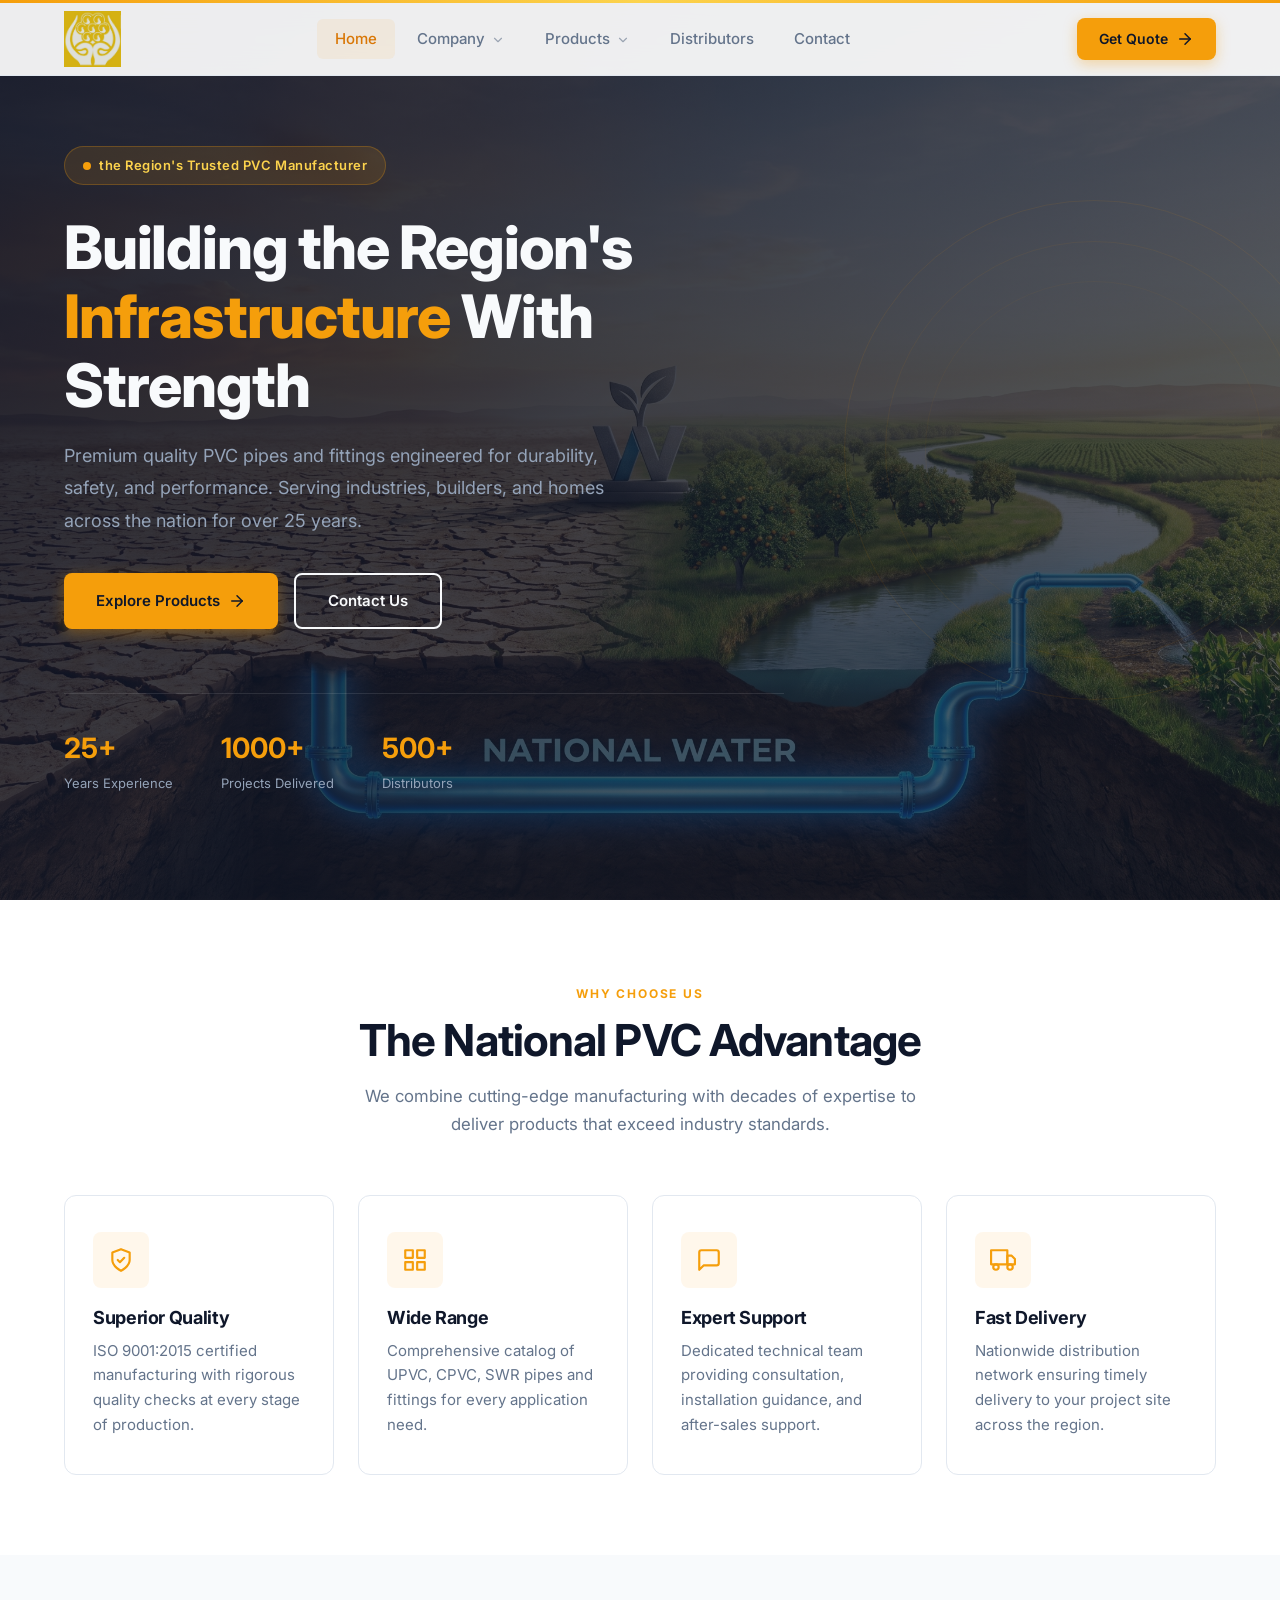
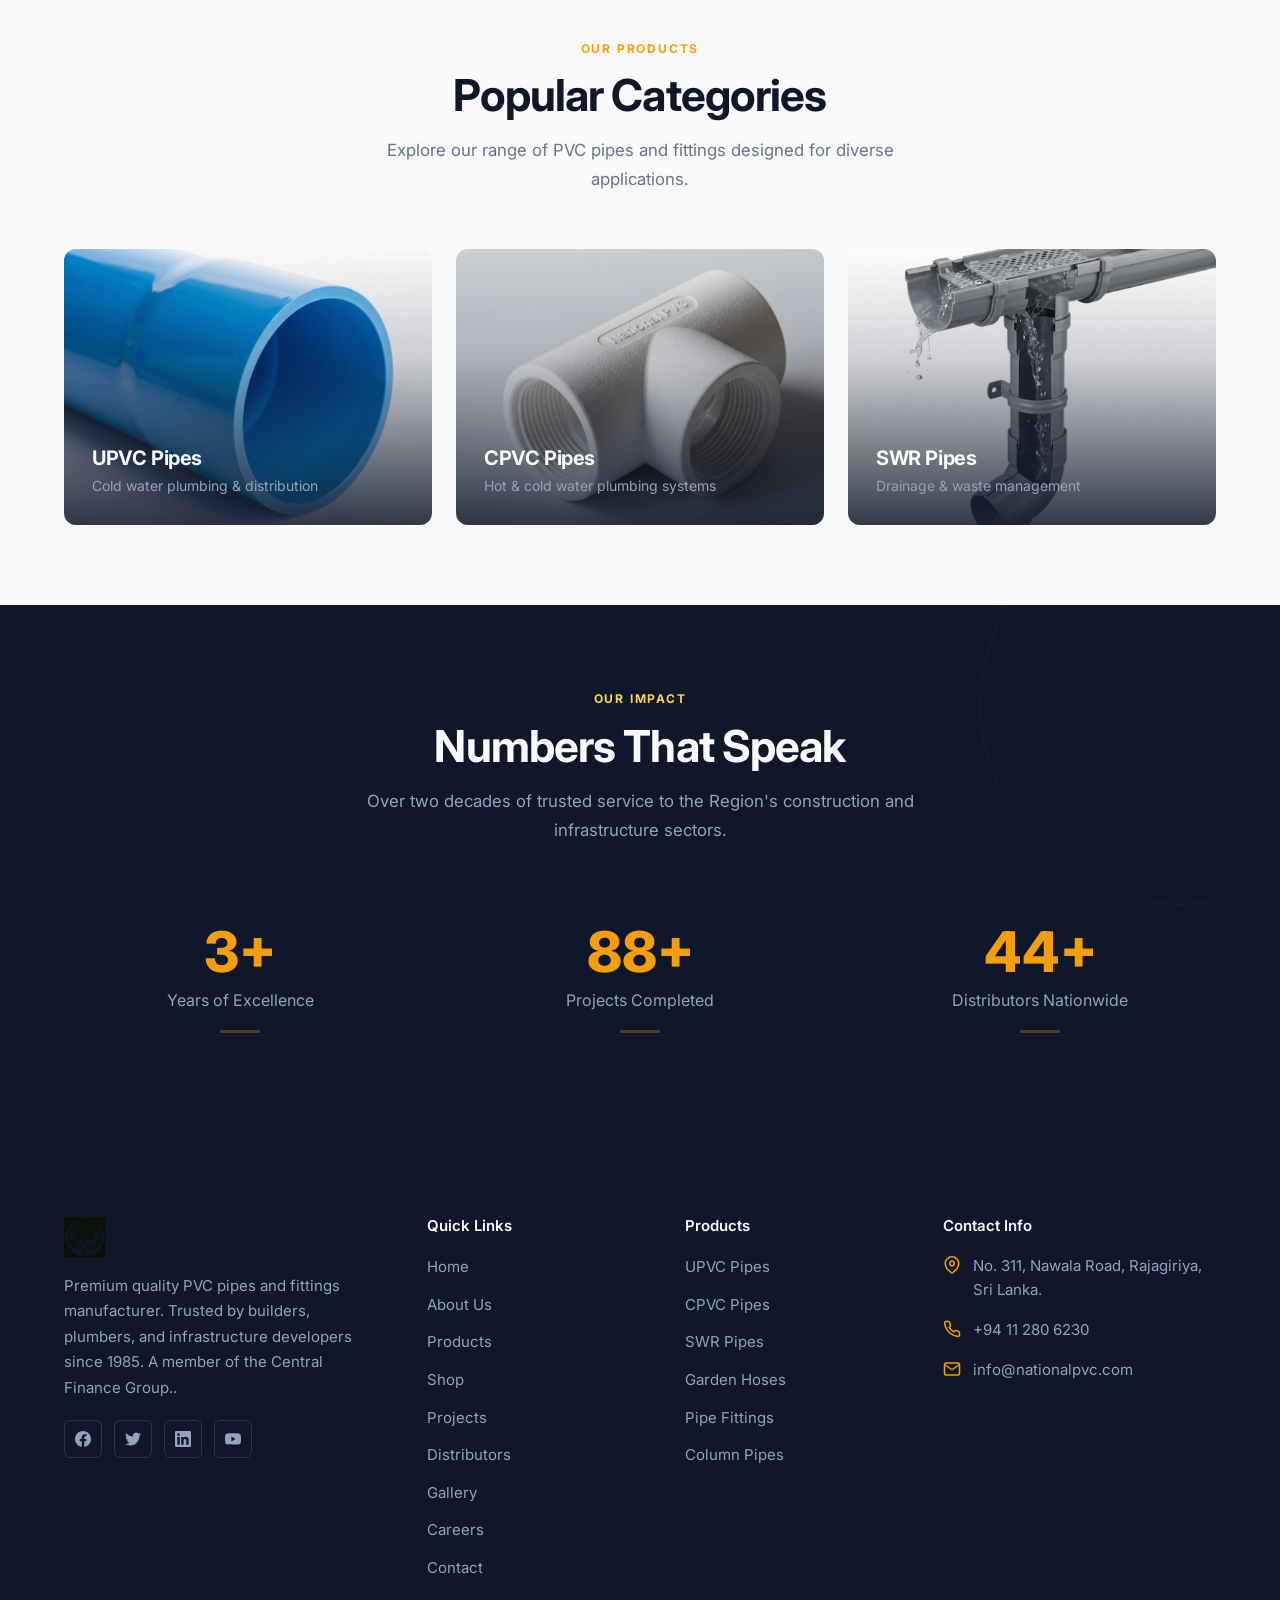
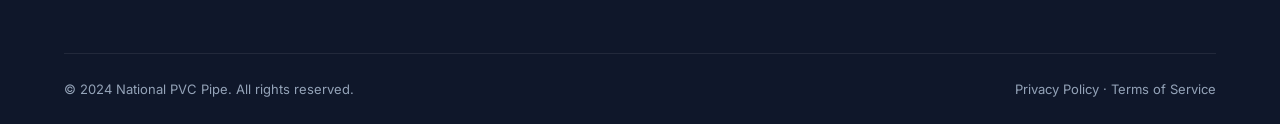
<file: index.html>
<!DOCTYPE html>
<html lang="en">
<head>
    <meta charset="UTF-8">
    <meta name="viewport" content="width=device-width, initial-scale=1.0">
    <title>National PVC Pipe — Building the Region's Infrastructure</title>
    <link href="https://fonts.googleapis.com/css2?family=Inter:wght@300;400;500;600;700;800&display=swap" rel="stylesheet">
    <link rel="stylesheet" href="css/style.css">
</head>
<body>

    <!-- ============================================
         HEADER
         ============================================ -->
    <header class="site-header" id="siteHeader">
        <div class="header-accent"></div>
        <div class="container">
            <nav class="navbar">
                <a class="logo" href="index.html"><img src="assets/logo.jpg" alt="National PVC"></a>

                <div class="nav-links" id="navLinks">
                    <a class="nav-link" href="index.html">Home</a>
                    
                    <div class="nav-item">
                        <a class="nav-link has-dropdown" href="about.html">
                            Company
                            <svg xmlns="http://www.w3.org/2000/svg" viewBox="0 0 24 24" fill="none" stroke="currentColor" stroke-width="2" stroke-linecap="round" stroke-linejoin="round"><polyline points="6 9 12 15 18 9"></polyline></svg>
                        </a>
                        <div class="dropdown-menu">
                            <a class="dropdown-link" href="about.html">About Us</a>
                            <a class="dropdown-link" href="careers.html">Careers</a>
                            <a class="dropdown-link" href="gallery.html">Gallery</a>
                        </div>
                    </div>

                    <div class="nav-item">
                        <a class="nav-link has-dropdown" href="products.html">
                            Products
                            <svg xmlns="http://www.w3.org/2000/svg" viewBox="0 0 24 24" fill="none" stroke="currentColor" stroke-width="2" stroke-linecap="round" stroke-linejoin="round"><polyline points="6 9 12 15 18 9"></polyline></svg>
                        </a>
                        <div class="dropdown-menu">
                            <a class="dropdown-link" href="products.html">Product Range</a>
                            <a class="dropdown-link" href="shop.html">Shop / Catalog</a>
                            <a class="dropdown-link" href="projects.html">Projects Portfolio</a>
                        </div>
                    </div>

                    <a class="nav-link" href="distributors.html">Distributors</a>
                    <a class="nav-link" href="contact.html">Contact</a>
                </div>

                <a class="btn btn-primary btn-sm nav-cta" href="contact.html">
                    Get Quote
                    <svg xmlns="http://www.w3.org/2000/svg" width="18" height="18" viewBox="0 0 24 24" fill="none" stroke="currentColor" stroke-width="2" stroke-linecap="round" stroke-linejoin="round"><line x1="5" y1="12" x2="19" y2="12"></line><polyline points="12 5 19 12 12 19"></polyline></svg>
                </a>

                <div class="hamburger" id="hamburger">
                    <span></span>
                    <span></span>
                    <span></span>
                </div>
            </nav>
        </div>

        <div class="mobile-menu" id="mobileMenu">
            <a class="nav-link" href="index.html">Home</a>
            <a class="nav-link" href="about.html">About</a>
            <a class="nav-link" href="products.html">Products</a>
            <a class="nav-link" href="shop.html">Shop</a>
            <a class="nav-link" href="projects.html">Projects</a>
            <a class="nav-link" href="distributors.html">Distributors</a>
            <a class="nav-link" href="gallery.html">Gallery</a>
            <a class="nav-link" href="careers.html">Careers</a>
            <a class="nav-link" href="contact.html">Contact</a>
            <a class="btn btn-primary btn-sm" href="contact.html" style="margin-top:8px;">Get Quote</a>
        </div>
    </header>

    <!-- ============================================
         MAIN CONTENT
         ============================================ -->
    <main>

        <!-- ========== HOME PAGE ========== -->
            <!-- Hero Section -->
            <section class="hero">
                <div class="hero-bg"></div>
                <div class="hero-overlay"></div>
                <div class="hero-decor"></div>
                <div class="container">
                    <div class="hero-content">
                        <div class="hero-badge">
                            <span class="hero-badge-dot"></span>
                            the Region's Trusted PVC Manufacturer
                        </div>
                        <h1>Building the Region's <span class="highlight">Infrastructure</span> With Strength</h1>
                        <p class="hero-desc">Premium quality PVC pipes and fittings engineered for durability, safety, and performance. Serving industries, builders, and homes across the nation for over 25 years.</p>
                        <div class="hero-buttons">
                            <a class="btn btn-primary" onclick="navigateTo('products')">
                                Explore Products
                                <svg xmlns="http://www.w3.org/2000/svg" width="18" height="18" viewBox="0 0 24 24" fill="none" stroke="currentColor" stroke-width="2" stroke-linecap="round" stroke-linejoin="round"><line x1="5" y1="12" x2="19" y2="12"></line><polyline points="12 5 19 12 12 19"></polyline></svg>
                            </a>
                            <a class="btn btn-outline" onclick="navigateTo('contact')">Contact Us</a>
                        </div>
                        <div class="hero-stats">
                            <div>
                                <div class="hero-stat-value">25+</div>
                                <div class="hero-stat-label">Years Experience</div>
                            </div>
                            <div>
                                <div class="hero-stat-value">1000+</div>
                                <div class="hero-stat-label">Projects Delivered</div>
                            </div>
                            <div>
                                <div class="hero-stat-value">500+</div>
                                <div class="hero-stat-label">Distributors</div>
                            </div>
                        </div>
                    </div>
                </div>
            </section>

            <!-- Features Grid -->
            <section class="section" style="background: var(--surface);">
                <div class="container">
                    <div class="section-header">
                        <span class="section-label">Why Choose Us</span>
                        <h2 class="section-title">The National PVC Advantage</h2>
                        <p class="section-desc centered">We combine cutting-edge manufacturing with decades of expertise to deliver products that exceed industry standards.</p>
                    </div>
                    <div class="features-grid">
                        <div class="feature-card fade-in-up">
                            <div class="feature-icon">
                                <svg xmlns="http://www.w3.org/2000/svg" width="26" height="26" viewBox="0 0 24 24" fill="none" stroke="currentColor" stroke-width="2" stroke-linecap="round" stroke-linejoin="round"><path d="M12 22s8-4 8-10V5l-8-3-8 3v7c0 6 8 10 8 10z"></path><polyline points="9 12 11 14 15 10"></polyline></svg>
                            </div>
                            <h4>Superior Quality</h4>
                            <p>ISO 9001:2015 certified manufacturing with rigorous quality checks at every stage of production.</p>
                        </div>
                        <div class="feature-card fade-in-up delay-1">
                            <div class="feature-icon">
                                <svg xmlns="http://www.w3.org/2000/svg" width="26" height="26" viewBox="0 0 24 24" fill="none" stroke="currentColor" stroke-width="2" stroke-linecap="round" stroke-linejoin="round"><rect x="3" y="3" width="7" height="7"></rect><rect x="14" y="3" width="7" height="7"></rect><rect x="14" y="14" width="7" height="7"></rect><rect x="3" y="14" width="7" height="7"></rect></svg>
                            </div>
                            <h4>Wide Range</h4>
                            <p>Comprehensive catalog of UPVC, CPVC, SWR pipes and fittings for every application need.</p>
                        </div>
                        <div class="feature-card fade-in-up delay-2">
                            <div class="feature-icon">
                                <svg xmlns="http://www.w3.org/2000/svg" width="26" height="26" viewBox="0 0 24 24" fill="none" stroke="currentColor" stroke-width="2" stroke-linecap="round" stroke-linejoin="round"><path d="M21 15a2 2 0 0 1-2 2H7l-4 4V5a2 2 0 0 1 2-2h14a2 2 0 0 1 2 2z"></path></svg>
                            </div>
                            <h4>Expert Support</h4>
                            <p>Dedicated technical team providing consultation, installation guidance, and after-sales support.</p>
                        </div>
                        <div class="feature-card fade-in-up delay-3">
                            <div class="feature-icon">
                                <svg xmlns="http://www.w3.org/2000/svg" width="26" height="26" viewBox="0 0 24 24" fill="none" stroke="currentColor" stroke-width="2" stroke-linecap="round" stroke-linejoin="round"><rect x="1" y="3" width="15" height="13"></rect><polygon points="16 8 20 8 23 11 23 16 16 16 16 8"></polygon><circle cx="5.5" cy="18.5" r="2.5"></circle><circle cx="18.5" cy="18.5" r="2.5"></circle></svg>
                            </div>
                            <h4>Fast Delivery</h4>
                            <p>Nationwide distribution network ensuring timely delivery to your project site across the region.</p>
                        </div>
                    </div>
                </div>
            </section>

            <!-- Popular Categories -->
            <section class="section">
                <div class="container">
                    <div class="section-header">
                        <span class="section-label">Our Products</span>
                        <h2 class="section-title">Popular Categories</h2>
                        <p class="section-desc centered">Explore our range of PVC pipes and fittings designed for diverse applications.</p>
                    </div>
                    <div class="categories-grid">
                        <div class="category-card fade-in-up" onclick="navigateTo('products')">
                            <img src="assets/products/upvc-pipe.png" alt="UPVC Pipes">
                            <div class="category-overlay">
                                <h3>UPVC Pipes</h3>
                                <p>Cold water plumbing & distribution</p>
                            </div>
                            <div class="category-arrow">
                                <svg xmlns="http://www.w3.org/2000/svg" width="20" height="20" viewBox="0 0 24 24" fill="none" stroke="currentColor" stroke-width="2.5" stroke-linecap="round" stroke-linejoin="round"><line x1="5" y1="12" x2="19" y2="12"></line><polyline points="12 5 19 12 12 19"></polyline></svg>
                            </div>
                        </div>
                        <div class="category-card fade-in-up delay-1" onclick="navigateTo('products')">
                            <img src="assets/products/upvc-fitting.png" alt="CPVC Pipes">
                            <div class="category-overlay">
                                <h3>CPVC Pipes</h3>
                                <p>Hot & cold water plumbing systems</p>
                            </div>
                            <div class="category-arrow">
                                <svg xmlns="http://www.w3.org/2000/svg" width="20" height="20" viewBox="0 0 24 24" fill="none" stroke="currentColor" stroke-width="2.5" stroke-linecap="round" stroke-linejoin="round"><line x1="5" y1="12" x2="19" y2="12"></line><polyline points="12 5 19 12 12 19"></polyline></svg>
                            </div>
                        </div>
                        <div class="category-card fade-in-up delay-2" onclick="navigateTo('products')">
                            <img src="assets/products/rainwater-system.png" alt="SWR Pipes">
                            <div class="category-overlay">
                                <h3>SWR Pipes</h3>
                                <p>Drainage & waste management</p>
                            </div>
                            <div class="category-arrow">
                                <svg xmlns="http://www.w3.org/2000/svg" width="20" height="20" viewBox="0 0 24 24" fill="none" stroke="currentColor" stroke-width="2.5" stroke-linecap="round" stroke-linejoin="round"><line x1="5" y1="12" x2="19" y2="12"></line><polyline points="12 5 19 12 12 19"></polyline></svg>
                            </div>
                        </div>
                    </div>
                </div>
            </section>

            <!-- Stats Counter Section -->
            <section class="section stats-section" id="statsSection">
                <div class="container">
                    <div class="section-header">
                        <span class="section-label" style="color: var(--secondary-light);">Our Impact</span>
                        <h2 class="section-title" style="color: var(--text-inverse);">Numbers That Speak</h2>
                        <p class="section-desc centered" style="color: var(--text-lighter);">Over two decades of trusted service to the Region's construction and infrastructure sectors.</p>
                    </div>
                    <div class="stats-grid">
                        <div class="stat-item fade-in-up">
                            <div class="stat-value" data-target="25" data-suffix="+">0</div>
                            <div class="stat-label">Years of Excellence</div>
                            <div class="stat-divider"></div>
                        </div>
                        <div class="stat-item fade-in-up delay-1">
                            <div class="stat-value" data-target="1000" data-suffix="+">0</div>
                            <div class="stat-label">Projects Completed</div>
                            <div class="stat-divider"></div>
                        </div>
                        <div class="stat-item fade-in-up delay-2">
                            <div class="stat-value" data-target="500" data-suffix="+">0</div>
                            <div class="stat-label">Distributors Nationwide</div>
                            <div class="stat-divider"></div>
                        </div>
                    </div>
                </div>
            </section>
    </main>

    <!-- ============================================
         FOOTER
         ============================================ -->
    <footer class="site-footer">
        <div class="container">
            <div class="footer-grid">
                <!-- Column 1: About -->
                <div class="footer-about">
                    <div class="logo"><img src="assets/logo.jpg" alt="National PVC" style="height: 40px;"></div>
                    <p>Premium quality PVC pipes and fittings manufacturer. Trusted by builders, plumbers, and infrastructure developers since 1985. A member of the Central Finance Group..</p>
                    <div class="footer-social">
                        <a href="#" aria-label="Facebook">
                            <svg xmlns="http://www.w3.org/2000/svg" width="16" height="16" viewBox="0 0 24 24" fill="currentColor"><path d="M24 12.073c0-6.627-5.373-12-12-12s-12 5.373-12 12c0 5.99 4.388 10.954 10.125 11.854v-8.385H7.078v-3.47h3.047V9.43c0-3.007 1.792-4.669 4.533-4.669 1.312 0 2.686.235 2.686.235v2.953H15.83c-1.491 0-1.956.925-1.956 1.874v2.25h3.328l-.532 3.47h-2.796v8.385C19.612 23.027 24 18.062 24 12.073z"/></svg>
                        </a>
                        <a href="#" aria-label="Twitter">
                            <svg xmlns="http://www.w3.org/2000/svg" width="16" height="16" viewBox="0 0 24 24" fill="currentColor"><path d="M23.953 4.57a10 10 0 01-2.825.775 4.958 4.958 0 002.163-2.723c-.951.555-2.005.959-3.127 1.184a4.92 4.92 0 00-8.384 4.482C7.69 8.095 4.067 6.13 1.64 3.162a4.822 4.822 0 00-.666 2.475c0 1.71.87 3.213 2.188 4.096a4.904 4.904 0 01-2.228-.616v.06a4.923 4.923 0 003.946 4.827 4.996 4.996 0 01-2.212.085 4.936 4.936 0 004.604 3.417 9.867 9.867 0 01-6.102 2.105c-.39 0-.779-.023-1.17-.067a13.995 13.995 0 007.557 2.209c9.053 0 13.998-7.496 13.998-13.985 0-.21 0-.42-.015-.63A9.935 9.935 0 0024 4.59z"/></svg>
                        </a>
                        <a href="#" aria-label="LinkedIn">
                            <svg xmlns="http://www.w3.org/2000/svg" width="16" height="16" viewBox="0 0 24 24" fill="currentColor"><path d="M20.447 20.452h-3.554v-5.569c0-1.328-.027-3.037-1.852-3.037-1.853 0-2.136 1.445-2.136 2.939v5.667H9.351V9h3.414v1.561h.046c.477-.9 1.637-1.85 3.37-1.85 3.601 0 4.267 2.37 4.267 5.455v6.286zM5.337 7.433c-1.144 0-2.063-.926-2.063-2.065 0-1.138.92-2.063 2.063-2.063 1.14 0 2.064.925 2.064 2.063 0 1.139-.925 2.065-2.064 2.065zm1.782 13.019H3.555V9h3.564v11.452zM22.225 0H1.771C.792 0 0 .774 0 1.729v20.542C0 23.227.792 24 1.771 24h20.451C23.2 24 24 23.227 24 22.271V1.729C24 .774 23.2 0 22.222 0h.003z"/></svg>
                        </a>
                        <a href="#" aria-label="YouTube">
                            <svg xmlns="http://www.w3.org/2000/svg" width="16" height="16" viewBox="0 0 24 24" fill="currentColor"><path d="M23.498 6.186a3.016 3.016 0 0 0-2.122-2.136C19.505 3.545 12 3.545 12 3.545s-7.505 0-9.377.505A3.017 3.017 0 0 0 .502 6.186C0 8.07 0 12 0 12s0 3.93.502 5.814a3.016 3.016 0 0 0 2.122 2.136c1.871.505 9.376.505 9.376.505s7.505 0 9.377-.505a3.015 3.015 0 0 0 2.122-2.136C24 15.93 24 12 24 12s0-3.93-.502-5.814zM9.545 15.568V8.432L15.818 12l-6.273 3.568z"/></svg>
                        </a>
                    </div>
                </div>

                <!-- Column 2: Quick Links -->
                <div class="footer-col">
                    <h4>Quick Links</h4>
                    <ul>
                        <li><a href="index.html">Home</a></li>
                        <li><a href="about.html">About Us</a></li>
                        <li><a href="products.html">Products</a></li>
                        <li><a href="shop.html">Shop</a></li>
                        <li><a href="projects.html">Projects</a></li>
                        <li><a href="distributors.html">Distributors</a></li>
                        <li><a href="gallery.html">Gallery</a></li>
                        <li><a href="careers.html">Careers</a></li>
                        <li><a href="contact.html">Contact</a></li>
                    </ul>
                </div>

                <!-- Column 3: Products -->
                <div class="footer-col">
                    <h4>Products</h4>
                    <ul>
                        <li><a href="products.html">UPVC Pipes</a></li>
                        <li><a href="products.html">CPVC Pipes</a></li>
                        <li><a href="products.html">SWR Pipes</a></li>
                        <li><a href="products.html">Garden Hoses</a></li>
                        <li><a href="products.html">Pipe Fittings</a></li>
                        <li><a href="products.html">Column Pipes</a></li>
                    </ul>
                </div>

                <!-- Column 4: Contact Info -->
                <div class="footer-col">
                    <h4>Contact Info</h4>
                    <div class="footer-contact-item">
                        <svg xmlns="http://www.w3.org/2000/svg" width="18" height="18" viewBox="0 0 24 24" fill="none" stroke="currentColor" stroke-width="2" stroke-linecap="round" stroke-linejoin="round"><path d="M21 10c0 7-9 13-9 13s-9-6-9-13a9 9 0 0 1 18 0z"></path><circle cx="12" cy="10" r="3"></circle></svg>
                        <p>No. 311, Nawala Road, Rajagiriya, Sri Lanka.</p>
                    </div>
                    <div class="footer-contact-item">
                        <svg xmlns="http://www.w3.org/2000/svg" width="18" height="18" viewBox="0 0 24 24" fill="none" stroke="currentColor" stroke-width="2" stroke-linecap="round" stroke-linejoin="round"><path d="M22 16.92v3a2 2 0 0 1-2.18 2 19.79 19.79 0 0 1-8.63-3.07 19.5 19.5 0 0 1-6-6 19.79 19.79 0 0 1-3.07-8.67A2 2 0 0 1 4.11 2h3a2 2 0 0 1 2 1.72 12.84 12.84 0 0 0 .7 2.81 2 2 0 0 1-.45 2.11L8.09 9.91a16 16 0 0 0 6 6l1.27-1.27a2 2 0 0 1 2.11-.45 12.84 12.84 0 0 0 2.81.7A2 2 0 0 1 22 16.92z"></path></svg>
                        <p>+94 11 280 6230</p>
                    </div>
                    <div class="footer-contact-item">
                        <svg xmlns="http://www.w3.org/2000/svg" width="18" height="18" viewBox="0 0 24 24" fill="none" stroke="currentColor" stroke-width="2" stroke-linecap="round" stroke-linejoin="round"><path d="M4 4h16c1.1 0 2 .9 2 2v12c0 1.1-.9 2-2 2H4c-1.1 0-2-.9-2-2V6c0-1.1.9-2 2-2z"></path><polyline points="22,6 12,13 2,6"></polyline></svg>
                        <p>info@nationalpvc.com</p>
                    </div>
                </div>
            </div>

            <div class="footer-bottom">
                <p>© 2024 National PVC Pipe. All rights reserved.</p>
                <p>
                    <a href="#">Privacy Policy</a> · <a href="#">Terms of Service</a>
                </p>
            </div>
        </div>
    </footer>

    <!-- ============================================
         JAVASCRIPT
         ============================================ -->
    <script src="js/script.js"></script>

</body>
</html>
</file>
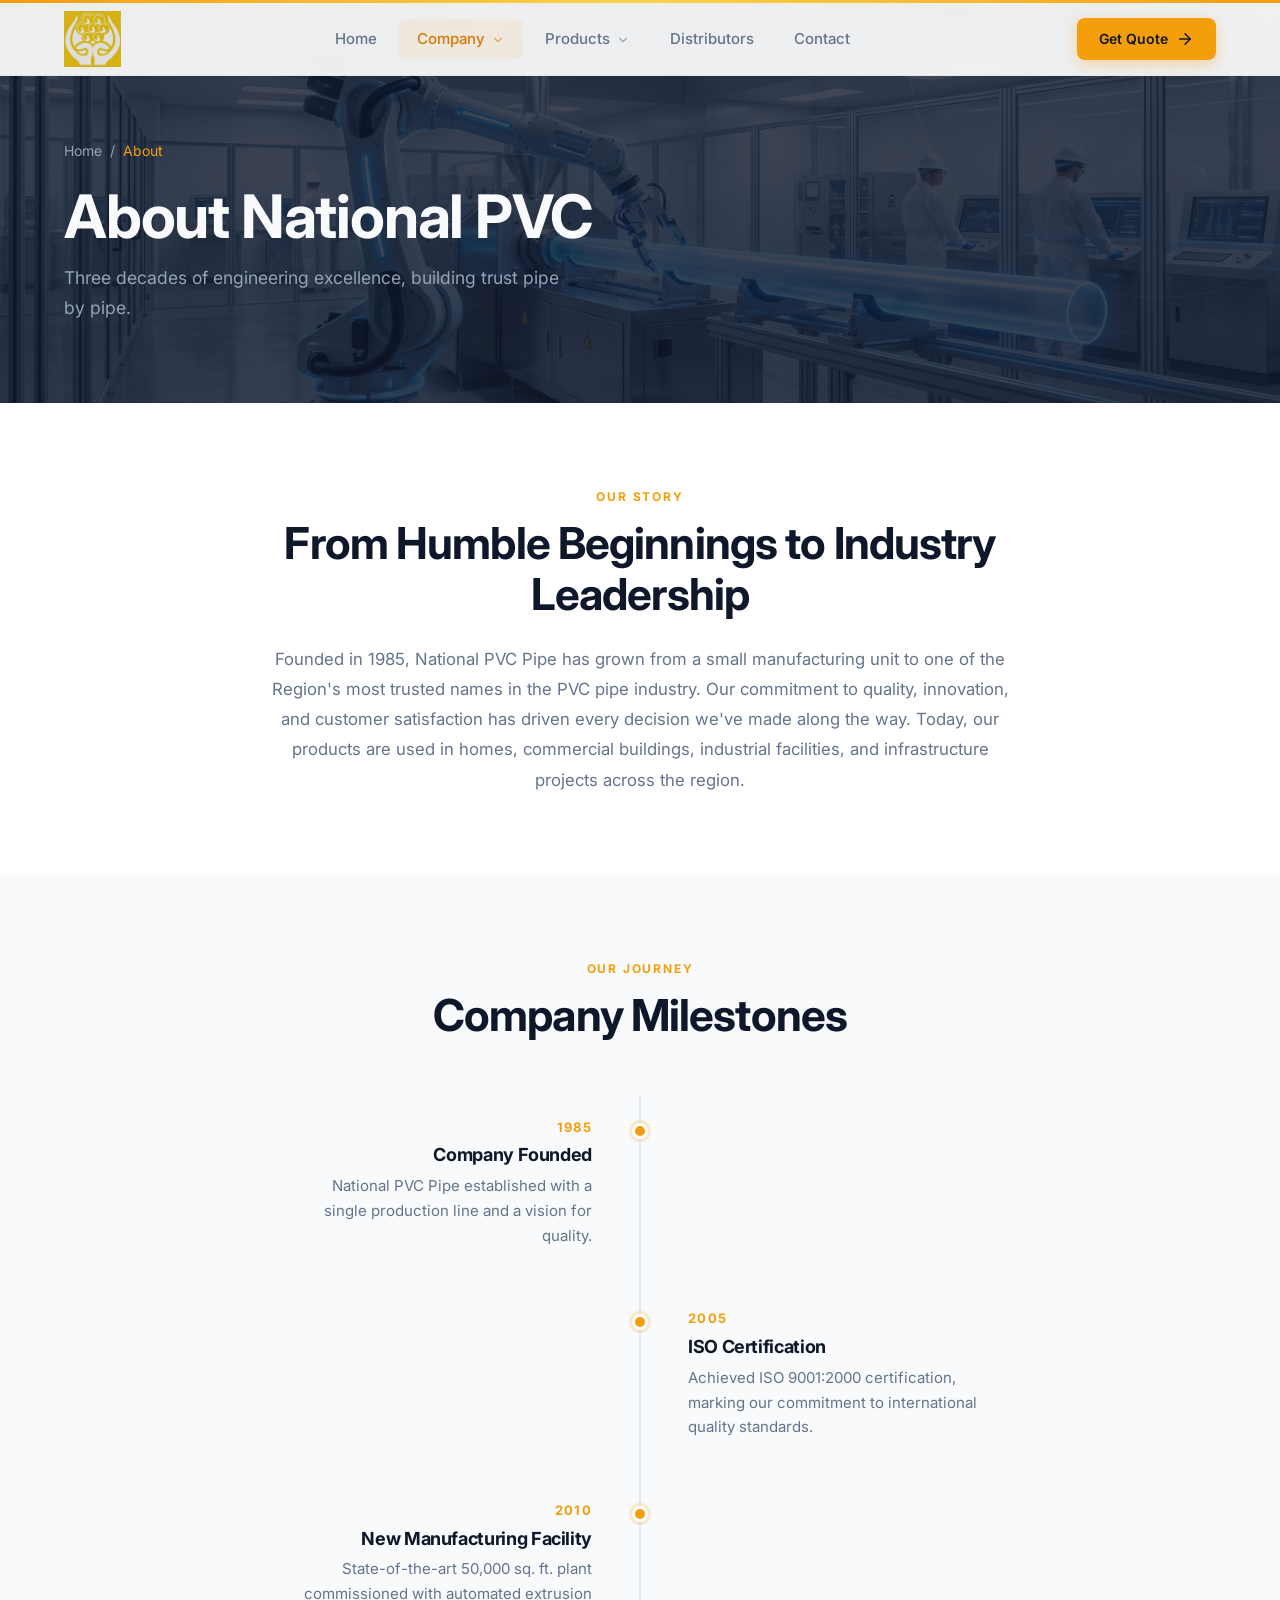
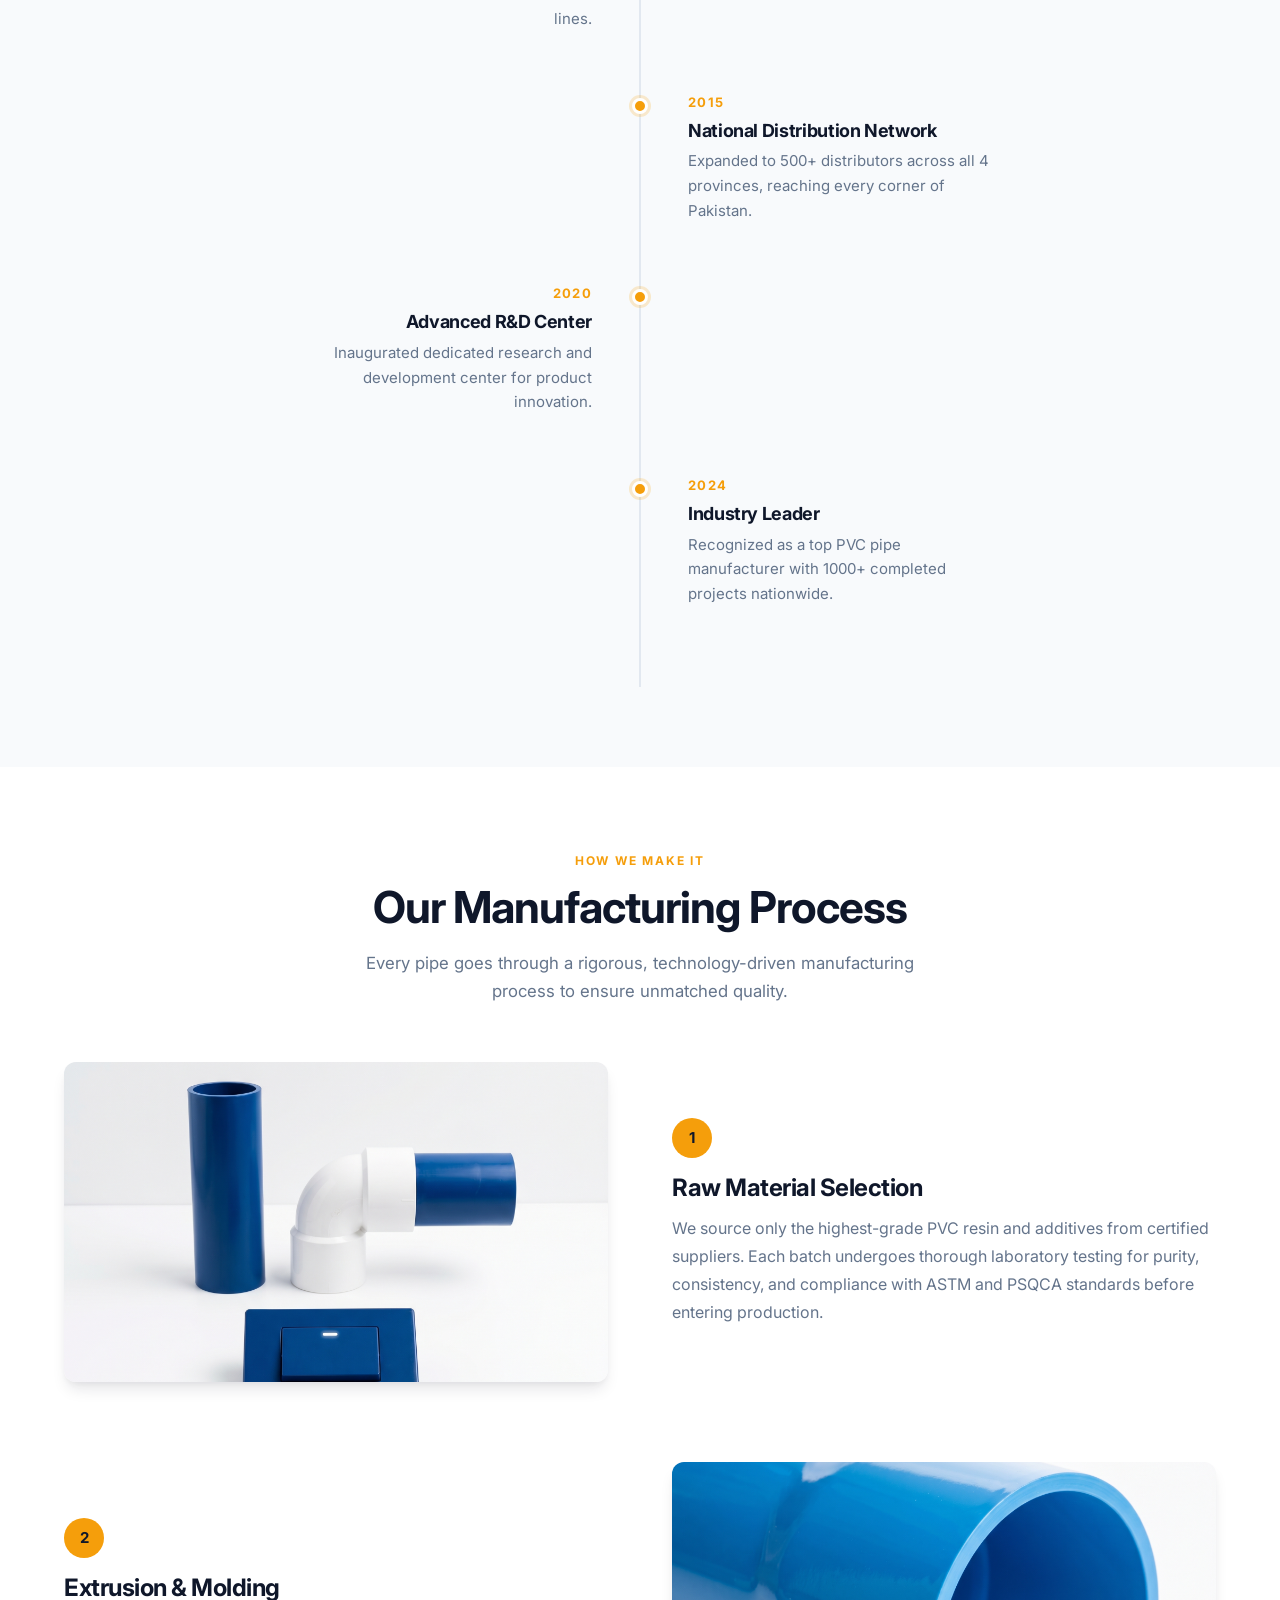
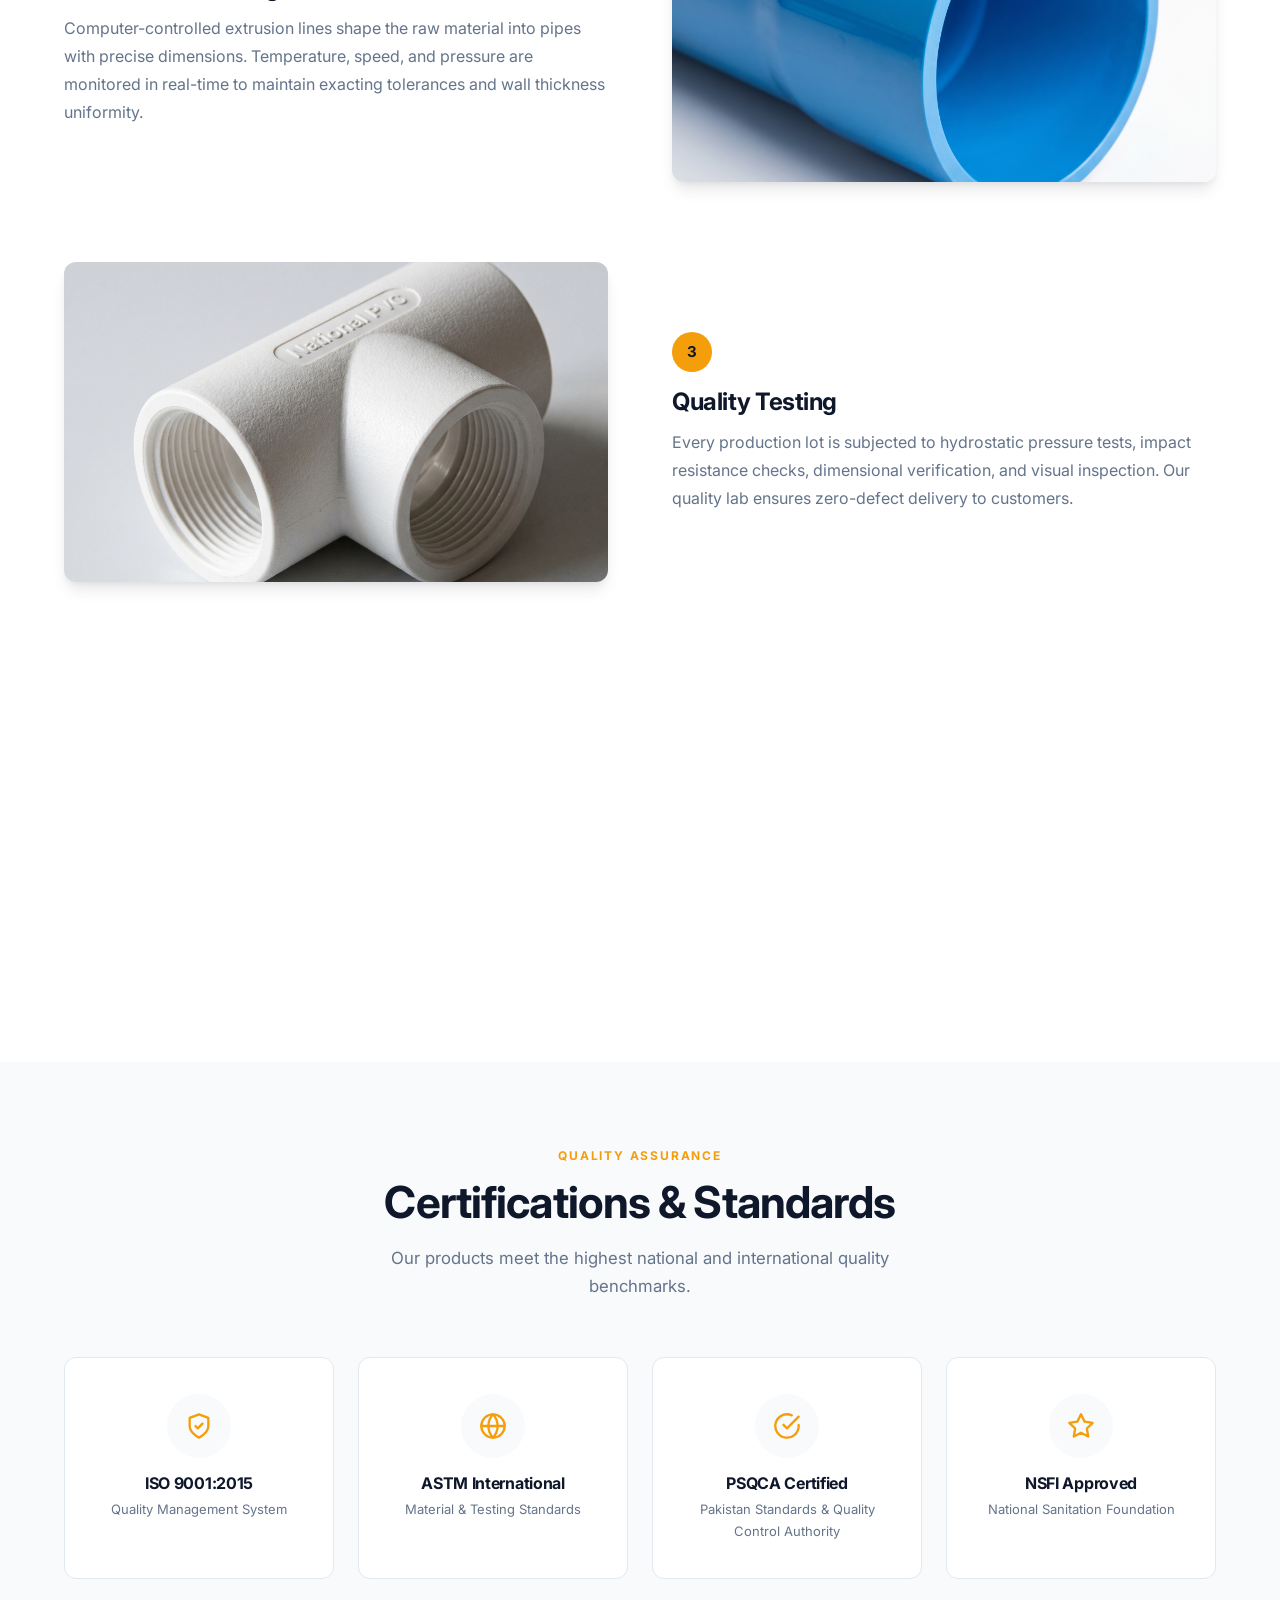
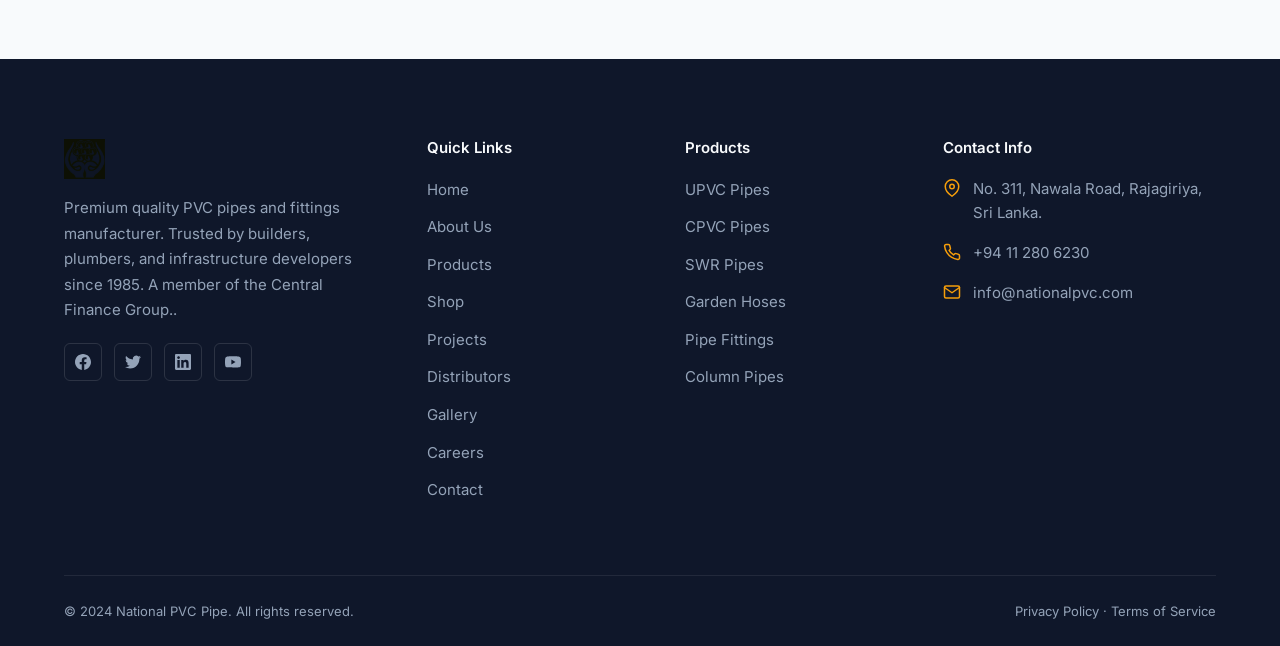
<file: about.html>
<!DOCTYPE html>
<html lang="en">
<head>
    <meta charset="UTF-8">
    <meta name="viewport" content="width=device-width, initial-scale=1.0">
    <title>National PVC Pipe — Building the Region's Infrastructure</title>
    <link href="https://fonts.googleapis.com/css2?family=Inter:wght@300;400;500;600;700;800&display=swap" rel="stylesheet">
    <link rel="stylesheet" href="css/style.css">
</head>
<body>

    <!-- ============================================
         HEADER
         ============================================ -->
    <header class="site-header" id="siteHeader">
        <div class="header-accent"></div>
        <div class="container">
            <nav class="navbar">
                <a class="logo" href="index.html"><img src="assets/logo.jpg" alt="National PVC"></a>

                <div class="nav-links" id="navLinks">
                    <a class="nav-link" href="index.html">Home</a>
                    
                    <div class="nav-item">
                        <a class="nav-link has-dropdown" href="about.html">
                            Company
                            <svg xmlns="http://www.w3.org/2000/svg" viewBox="0 0 24 24" fill="none" stroke="currentColor" stroke-width="2" stroke-linecap="round" stroke-linejoin="round"><polyline points="6 9 12 15 18 9"></polyline></svg>
                        </a>
                        <div class="dropdown-menu">
                            <a class="dropdown-link" href="about.html">About Us</a>
                            <a class="dropdown-link" href="careers.html">Careers</a>
                            <a class="dropdown-link" href="gallery.html">Gallery</a>
                        </div>
                    </div>

                    <div class="nav-item">
                        <a class="nav-link has-dropdown" href="products.html">
                            Products
                            <svg xmlns="http://www.w3.org/2000/svg" viewBox="0 0 24 24" fill="none" stroke="currentColor" stroke-width="2" stroke-linecap="round" stroke-linejoin="round"><polyline points="6 9 12 15 18 9"></polyline></svg>
                        </a>
                        <div class="dropdown-menu">
                            <a class="dropdown-link" href="products.html">Product Range</a>
                            <a class="dropdown-link" href="shop.html">Shop / Catalog</a>
                            <a class="dropdown-link" href="projects.html">Projects Portfolio</a>
                        </div>
                    </div>

                    <a class="nav-link" href="distributors.html">Distributors</a>
                    <a class="nav-link" href="contact.html">Contact</a>
                </div>

                <a class="btn btn-primary btn-sm nav-cta" href="contact.html">
                    Get Quote
                    <svg xmlns="http://www.w3.org/2000/svg" width="18" height="18" viewBox="0 0 24 24" fill="none" stroke="currentColor" stroke-width="2" stroke-linecap="round" stroke-linejoin="round"><line x1="5" y1="12" x2="19" y2="12"></line><polyline points="12 5 19 12 12 19"></polyline></svg>
                </a>

                <div class="hamburger" id="hamburger">
                    <span></span>
                    <span></span>
                    <span></span>
                </div>
            </nav>
        </div>

        <div class="mobile-menu" id="mobileMenu">
            <a class="nav-link" href="index.html">Home</a>
            <a class="nav-link" href="about.html">About</a>
            <a class="nav-link" href="products.html">Products</a>
            <a class="nav-link" href="shop.html">Shop</a>
            <a class="nav-link" href="projects.html">Projects</a>
            <a class="nav-link" href="distributors.html">Distributors</a>
            <a class="nav-link" href="gallery.html">Gallery</a>
            <a class="nav-link" href="careers.html">Careers</a>
            <a class="nav-link" href="contact.html">Contact</a>
            <a class="btn btn-primary btn-sm" href="contact.html" style="margin-top:8px;">Get Quote</a>
        </div>
    </header>

    <!-- ============================================
         MAIN CONTENT
         ============================================ -->
    <main>

        <!-- ========== ABOUT PAGE ========== -->

            <section class="page-header" style="background: linear-gradient(rgba(15,23,42,0.8), rgba(15,23,42,0.8)), url('assets/background/about-header.png') center/cover no-repeat;">
                <div class="container">
                    <div class="breadcrumb">
                        <a href="index.html">Home</a>
                        <span>/</span>
                        <span class="current">About</span>
                    </div>
                    <h1>About National PVC</h1>
                    <p>Three decades of engineering excellence, building trust pipe by pipe.</p>
                </div>
            </section>

            <!-- Company Intro -->
            <section class="section" style="background: var(--surface);">
                <div class="container" style="max-width: 800px; text-align: center;">
                    <span class="section-label">Our Story</span>
                    <h2 class="section-title" style="margin-bottom: 24px;">From Humble Beginnings to Industry Leadership</h2>
                    <p style="color: var(--text-light); font-size: 1.05rem; line-height: 1.8;">Founded in 1985, National PVC Pipe has grown from a small manufacturing unit to one of the Region's most trusted names in the PVC pipe industry. Our commitment to quality, innovation, and customer satisfaction has driven every decision we've made along the way. Today, our products are used in homes, commercial buildings, industrial facilities, and infrastructure projects across the region.</p>
                </div>
            </section>

            <!-- Timeline -->
            <section class="section">
                <div class="container">
                    <div class="section-header">
                        <span class="section-label">Our Journey</span>
                        <h2 class="section-title">Company Milestones</h2>
                    </div>
                    <div class="timeline">
                        <div class="timeline-item fade-in-up">
                            <div class="timeline-year">1985</div>
                            <h3>Company Founded</h3>
                            <p>National PVC Pipe established with a single production line and a vision for quality.</p>
                        </div>
                        <div class="timeline-item fade-in-up">
                            <div class="timeline-year">2005</div>
                            <h3>ISO Certification</h3>
                            <p>Achieved ISO 9001:2000 certification, marking our commitment to international quality standards.</p>
                        </div>
                        <div class="timeline-item fade-in-up">
                            <div class="timeline-year">2010</div>
                            <h3>New Manufacturing Facility</h3>
                            <p>State-of-the-art 50,000 sq. ft. plant commissioned with automated extrusion lines.</p>
                        </div>
                        <div class="timeline-item fade-in-up">
                            <div class="timeline-year">2015</div>
                            <h3>National Distribution Network</h3>
                            <p>Expanded to 500+ distributors across all 4 provinces, reaching every corner of Pakistan.</p>
                        </div>
                        <div class="timeline-item fade-in-up">
                            <div class="timeline-year">2020</div>
                            <h3>Advanced R&D Center</h3>
                            <p>Inaugurated dedicated research and development center for product innovation.</p>
                        </div>
                        <div class="timeline-item fade-in-up">
                            <div class="timeline-year">2024</div>
                            <h3>Industry Leader</h3>
                            <p>Recognized as a top PVC pipe manufacturer with 1000+ completed projects nationwide.</p>
                        </div>
                    </div>
                </div>
            </section>

            <!-- Manufacturing Process -->
            <section class="section" style="background: var(--surface);">
                <div class="container">
                    <div class="section-header">
                        <span class="section-label">How We Make It</span>
                        <h2 class="section-title">Our Manufacturing Process</h2>
                        <p class="section-desc centered">Every pipe goes through a rigorous, technology-driven manufacturing process to ensure unmatched quality.</p>
                    </div>

                    <div class="process-row fade-in-up">
                        <div class="process-image">
                            <img src="assets/products/product-group.png" alt="Raw Material Selection">
                        </div>
                        <div class="process-text">
                            <div class="process-step">1</div>
                            <h3>Raw Material Selection</h3>
                            <p>We source only the highest-grade PVC resin and additives from certified suppliers. Each batch undergoes thorough laboratory testing for purity, consistency, and compliance with ASTM and PSQCA standards before entering production.</p>
                        </div>
                    </div>

                    <div class="process-row reverse fade-in-up">
                        <div class="process-image">
                            <img src="assets/products/upvc-pipe.png" alt="Extrusion Process">
                        </div>
                        <div class="process-text">
                            <div class="process-step">2</div>
                            <h3>Extrusion & Molding</h3>
                            <p>Computer-controlled extrusion lines shape the raw material into pipes with precise dimensions. Temperature, speed, and pressure are monitored in real-time to maintain exacting tolerances and wall thickness uniformity.</p>
                        </div>
                    </div>

                    <div class="process-row fade-in-up">
                        <div class="process-image">
                            <img src="assets/products/upvc-fitting.png" alt="Quality Testing">
                        </div>
                        <div class="process-text">
                            <div class="process-step">3</div>
                            <h3>Quality Testing</h3>
                            <p>Every production lot is subjected to hydrostatic pressure tests, impact resistance checks, dimensional verification, and visual inspection. Our quality lab ensures zero-defect delivery to customers.</p>
                        </div>
                    </div>

                    <div class="process-row reverse fade-in-up">
                        <div class="process-image">
                            <img src="assets/products/conduit-pipe.png" alt="Distribution">
                        </div>
                        <div class="process-text">
                            <div class="process-step">4</div>
                            <h3>Packaging & Distribution</h3>
                            <p>Finished pipes are carefully packaged with protective wrapping and labeled with batch codes for full traceability. Our logistics network ensures safe, on-time delivery to project sites across the region.</p>
                        </div>
                    </div>
                </div>
            </section>

            <!-- Certifications -->
            <section class="section">
                <div class="container">
                    <div class="section-header">
                        <span class="section-label">Quality Assurance</span>
                        <h2 class="section-title">Certifications & Standards</h2>
                        <p class="section-desc centered">Our products meet the highest national and international quality benchmarks.</p>
                    </div>
                    <div class="cert-grid">
                        <div class="cert-card fade-in-up">
                            <div class="cert-icon">
                                <svg xmlns="http://www.w3.org/2000/svg" width="28" height="28" viewBox="0 0 24 24" fill="none" stroke="currentColor" stroke-width="2" stroke-linecap="round" stroke-linejoin="round"><path d="M12 22s8-4 8-10V5l-8-3-8 3v7c0 6 8 10 8 10z"></path><polyline points="9 12 11 14 15 10"></polyline></svg>
                            </div>
                            <h4>ISO 9001:2015</h4>
                            <p>Quality Management System</p>
                        </div>
                        <div class="cert-card fade-in-up delay-1">
                            <div class="cert-icon">
                                <svg xmlns="http://www.w3.org/2000/svg" width="28" height="28" viewBox="0 0 24 24" fill="none" stroke="currentColor" stroke-width="2" stroke-linecap="round" stroke-linejoin="round"><circle cx="12" cy="12" r="10"></circle><line x1="2" y1="12" x2="22" y2="12"></line><path d="M12 2a15.3 15.3 0 0 1 4 10 15.3 15.3 0 0 1-4 10 15.3 15.3 0 0 1-4-10 15.3 15.3 0 0 1 4-10z"></path></svg>
                            </div>
                            <h4>ASTM International</h4>
                            <p>Material & Testing Standards</p>
                        </div>
                        <div class="cert-card fade-in-up delay-2">
                            <div class="cert-icon">
                                <svg xmlns="http://www.w3.org/2000/svg" width="28" height="28" viewBox="0 0 24 24" fill="none" stroke="currentColor" stroke-width="2" stroke-linecap="round" stroke-linejoin="round"><path d="M22 11.08V12a10 10 0 1 1-5.93-9.14"></path><polyline points="22 4 12 14.01 9 11.01"></polyline></svg>
                            </div>
                            <h4>PSQCA Certified</h4>
                            <p>Pakistan Standards & Quality Control Authority</p>
                        </div>
                        <div class="cert-card fade-in-up delay-3">
                            <div class="cert-icon">
                                <svg xmlns="http://www.w3.org/2000/svg" width="28" height="28" viewBox="0 0 24 24" fill="none" stroke="currentColor" stroke-width="2" stroke-linecap="round" stroke-linejoin="round"><polygon points="12 2 15.09 8.26 22 9.27 17 14.14 18.18 21.02 12 17.77 5.82 21.02 7 14.14 2 9.27 8.91 8.26 12 2"></polygon></svg>
                            </div>
                            <h4>NSFI Approved</h4>
                            <p>National Sanitation Foundation</p>
                        </div>
                    </div>
                </div>
            </section>
    </main>

    <!-- ============================================
         FOOTER
         ============================================ -->
    <footer class="site-footer">
        <div class="container">
            <div class="footer-grid">
                <!-- Column 1: About -->
                <div class="footer-about">
                    <div class="logo"><img src="assets/logo.jpg" alt="National PVC" style="height: 40px;"></div>
                    <p>Premium quality PVC pipes and fittings manufacturer. Trusted by builders, plumbers, and infrastructure developers since 1985. A member of the Central Finance Group..</p>
                    <div class="footer-social">
                        <a href="#" aria-label="Facebook">
                            <svg xmlns="http://www.w3.org/2000/svg" width="16" height="16" viewBox="0 0 24 24" fill="currentColor"><path d="M24 12.073c0-6.627-5.373-12-12-12s-12 5.373-12 12c0 5.99 4.388 10.954 10.125 11.854v-8.385H7.078v-3.47h3.047V9.43c0-3.007 1.792-4.669 4.533-4.669 1.312 0 2.686.235 2.686.235v2.953H15.83c-1.491 0-1.956.925-1.956 1.874v2.25h3.328l-.532 3.47h-2.796v8.385C19.612 23.027 24 18.062 24 12.073z"/></svg>
                        </a>
                        <a href="#" aria-label="Twitter">
                            <svg xmlns="http://www.w3.org/2000/svg" width="16" height="16" viewBox="0 0 24 24" fill="currentColor"><path d="M23.953 4.57a10 10 0 01-2.825.775 4.958 4.958 0 002.163-2.723c-.951.555-2.005.959-3.127 1.184a4.92 4.92 0 00-8.384 4.482C7.69 8.095 4.067 6.13 1.64 3.162a4.822 4.822 0 00-.666 2.475c0 1.71.87 3.213 2.188 4.096a4.904 4.904 0 01-2.228-.616v.06a4.923 4.923 0 003.946 4.827 4.996 4.996 0 01-2.212.085 4.936 4.936 0 004.604 3.417 9.867 9.867 0 01-6.102 2.105c-.39 0-.779-.023-1.17-.067a13.995 13.995 0 007.557 2.209c9.053 0 13.998-7.496 13.998-13.985 0-.21 0-.42-.015-.63A9.935 9.935 0 0024 4.59z"/></svg>
                        </a>
                        <a href="#" aria-label="LinkedIn">
                            <svg xmlns="http://www.w3.org/2000/svg" width="16" height="16" viewBox="0 0 24 24" fill="currentColor"><path d="M20.447 20.452h-3.554v-5.569c0-1.328-.027-3.037-1.852-3.037-1.853 0-2.136 1.445-2.136 2.939v5.667H9.351V9h3.414v1.561h.046c.477-.9 1.637-1.85 3.37-1.85 3.601 0 4.267 2.37 4.267 5.455v6.286zM5.337 7.433c-1.144 0-2.063-.926-2.063-2.065 0-1.138.92-2.063 2.063-2.063 1.14 0 2.064.925 2.064 2.063 0 1.139-.925 2.065-2.064 2.065zm1.782 13.019H3.555V9h3.564v11.452zM22.225 0H1.771C.792 0 0 .774 0 1.729v20.542C0 23.227.792 24 1.771 24h20.451C23.2 24 24 23.227 24 22.271V1.729C24 .774 23.2 0 22.222 0h.003z"/></svg>
                        </a>
                        <a href="#" aria-label="YouTube">
                            <svg xmlns="http://www.w3.org/2000/svg" width="16" height="16" viewBox="0 0 24 24" fill="currentColor"><path d="M23.498 6.186a3.016 3.016 0 0 0-2.122-2.136C19.505 3.545 12 3.545 12 3.545s-7.505 0-9.377.505A3.017 3.017 0 0 0 .502 6.186C0 8.07 0 12 0 12s0 3.93.502 5.814a3.016 3.016 0 0 0 2.122 2.136c1.871.505 9.376.505 9.376.505s7.505 0 9.377-.505a3.015 3.015 0 0 0 2.122-2.136C24 15.93 24 12 24 12s0-3.93-.502-5.814zM9.545 15.568V8.432L15.818 12l-6.273 3.568z"/></svg>
                        </a>
                    </div>
                </div>

                <!-- Column 2: Quick Links -->
                <div class="footer-col">
                    <h4>Quick Links</h4>
                    <ul>
                        <li><a href="index.html">Home</a></li>
                        <li><a href="about.html">About Us</a></li>
                        <li><a href="products.html">Products</a></li>
                        <li><a href="shop.html">Shop</a></li>
                        <li><a href="projects.html">Projects</a></li>
                        <li><a href="distributors.html">Distributors</a></li>
                        <li><a href="gallery.html">Gallery</a></li>
                        <li><a href="careers.html">Careers</a></li>
                        <li><a href="contact.html">Contact</a></li>
                    </ul>
                </div>

                <!-- Column 3: Products -->
                <div class="footer-col">
                    <h4>Products</h4>
                    <ul>
                        <li><a href="products.html">UPVC Pipes</a></li>
                        <li><a href="products.html">CPVC Pipes</a></li>
                        <li><a href="products.html">SWR Pipes</a></li>
                        <li><a href="products.html">Garden Hoses</a></li>
                        <li><a href="products.html">Pipe Fittings</a></li>
                        <li><a href="products.html">Column Pipes</a></li>
                    </ul>
                </div>

                <!-- Column 4: Contact Info -->
                <div class="footer-col">
                    <h4>Contact Info</h4>
                    <div class="footer-contact-item">
                        <svg xmlns="http://www.w3.org/2000/svg" width="18" height="18" viewBox="0 0 24 24" fill="none" stroke="currentColor" stroke-width="2" stroke-linecap="round" stroke-linejoin="round"><path d="M21 10c0 7-9 13-9 13s-9-6-9-13a9 9 0 0 1 18 0z"></path><circle cx="12" cy="10" r="3"></circle></svg>
                        <p>No. 311, Nawala Road, Rajagiriya, Sri Lanka.</p>
                    </div>
                    <div class="footer-contact-item">
                        <svg xmlns="http://www.w3.org/2000/svg" width="18" height="18" viewBox="0 0 24 24" fill="none" stroke="currentColor" stroke-width="2" stroke-linecap="round" stroke-linejoin="round"><path d="M22 16.92v3a2 2 0 0 1-2.18 2 19.79 19.79 0 0 1-8.63-3.07 19.5 19.5 0 0 1-6-6 19.79 19.79 0 0 1-3.07-8.67A2 2 0 0 1 4.11 2h3a2 2 0 0 1 2 1.72 12.84 12.84 0 0 0 .7 2.81 2 2 0 0 1-.45 2.11L8.09 9.91a16 16 0 0 0 6 6l1.27-1.27a2 2 0 0 1 2.11-.45 12.84 12.84 0 0 0 2.81.7A2 2 0 0 1 22 16.92z"></path></svg>
                        <p>+94 11 280 6230</p>
                    </div>
                    <div class="footer-contact-item">
                        <svg xmlns="http://www.w3.org/2000/svg" width="18" height="18" viewBox="0 0 24 24" fill="none" stroke="currentColor" stroke-width="2" stroke-linecap="round" stroke-linejoin="round"><path d="M4 4h16c1.1 0 2 .9 2 2v12c0 1.1-.9 2-2 2H4c-1.1 0-2-.9-2-2V6c0-1.1.9-2 2-2z"></path><polyline points="22,6 12,13 2,6"></polyline></svg>
                        <p>info@nationalpvc.com</p>
                    </div>
                </div>
            </div>

            <div class="footer-bottom">
                <p>© 2024 National PVC Pipe. All rights reserved.</p>
                <p>
                    <a href="#">Privacy Policy</a> · <a href="#">Terms of Service</a>
                </p>
            </div>
        </div>
    </footer>

    <!-- ============================================
         JAVASCRIPT
         ============================================ -->
    <script src="js/script.js"></script>

</body>
</html>
</file>
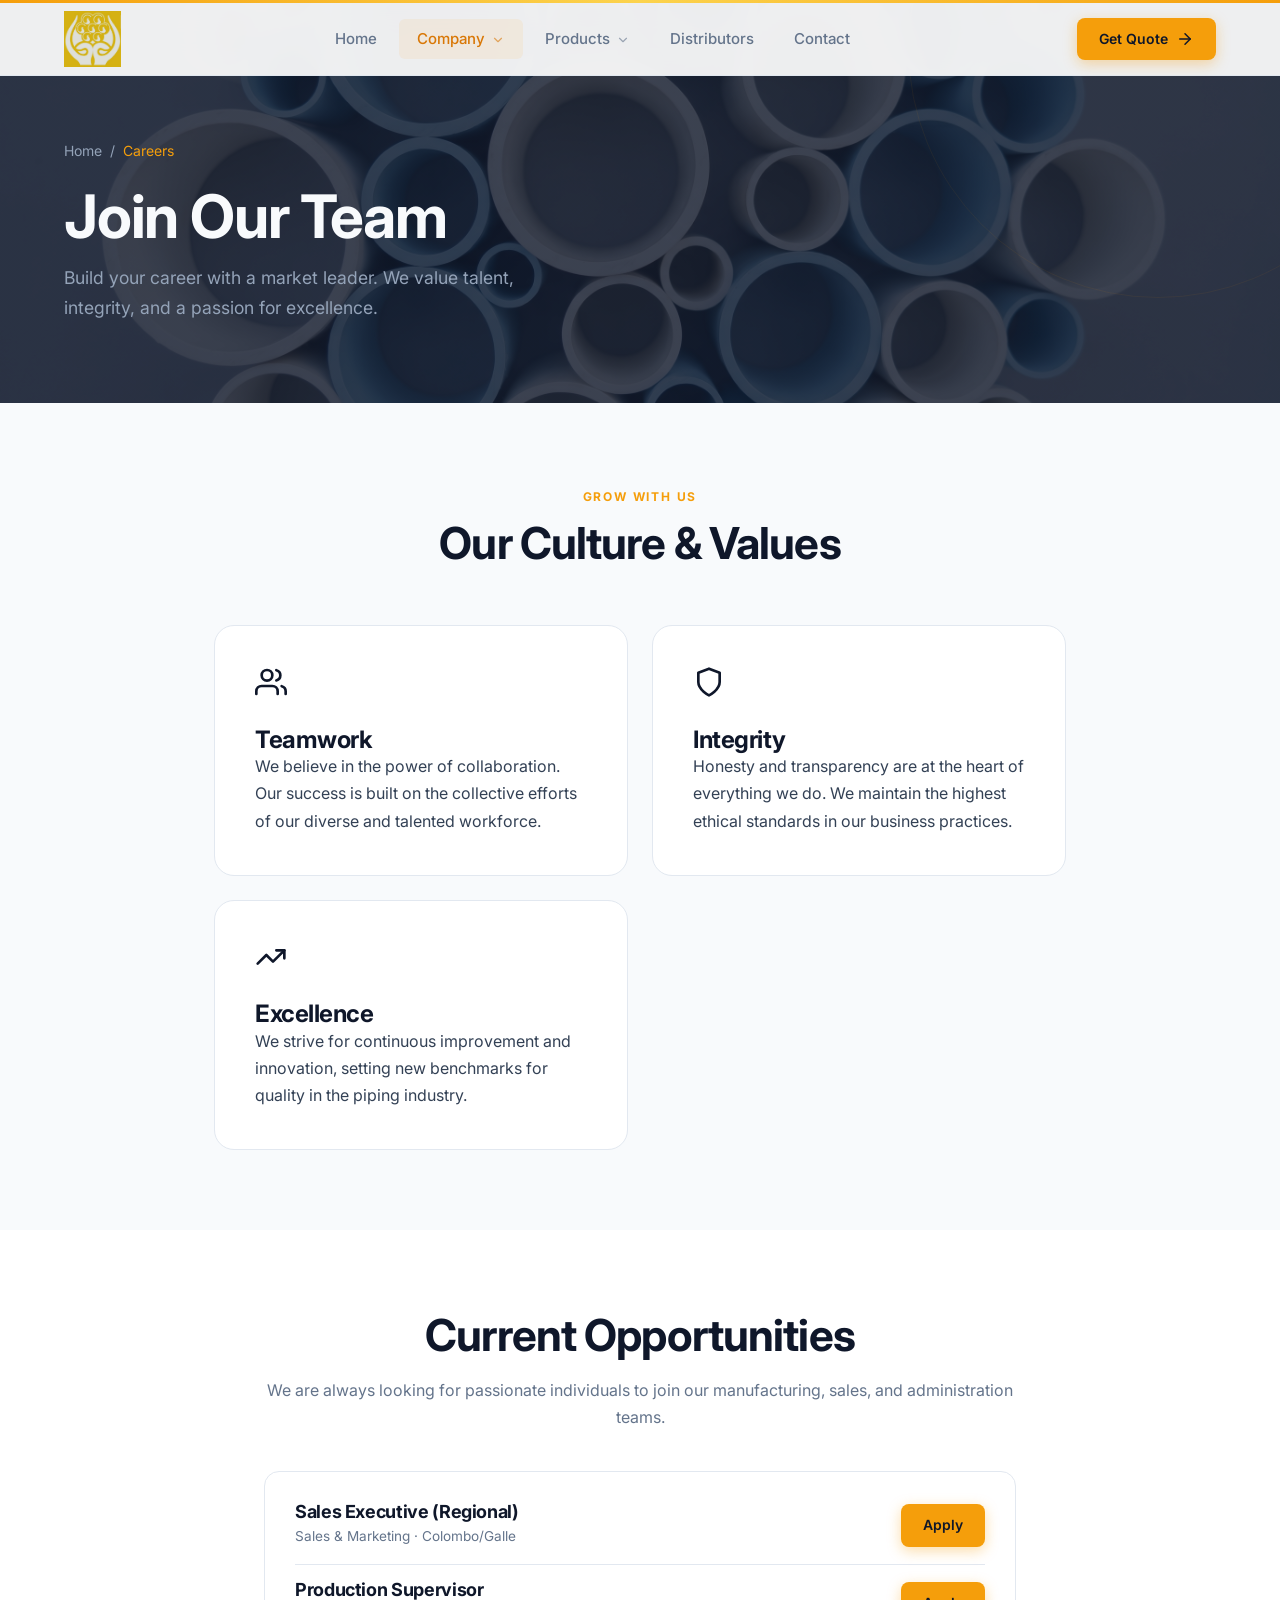
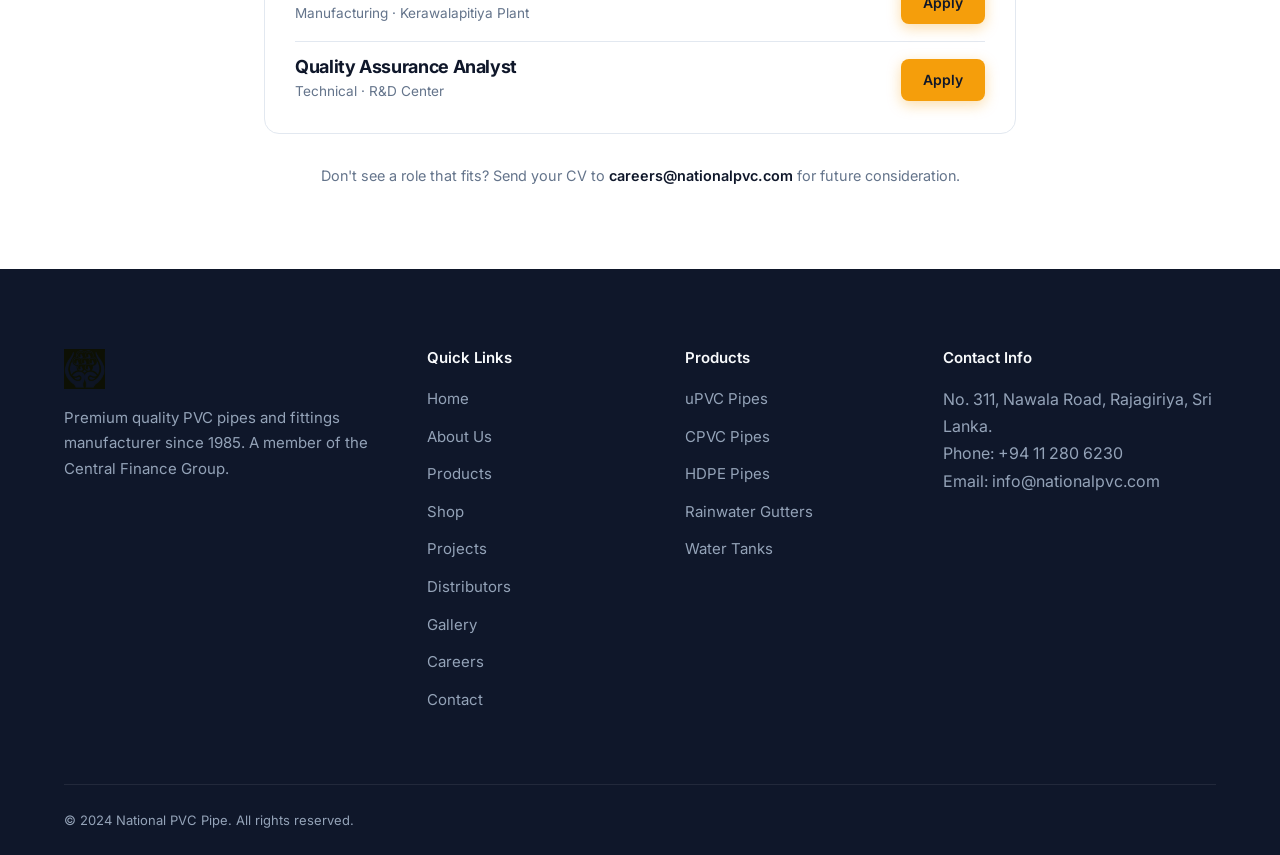
<file: careers.html>
<!DOCTYPE html>
<html lang="en">
<head>
    <meta charset="UTF-8">
    <meta name="viewport" content="width=device-width, initial-scale=1.0">
    <title>Careers — National PVC Pipe</title>
    <link href="https://fonts.googleapis.com/css2?family=Inter:wght@300;400;500;600;700;800&display=swap" rel="stylesheet">
    <link rel="stylesheet" href="css/style.css">
</head>
<body>

    <!-- ============================================
         HEADER
         ============================================ -->
    <header class="site-header" id="siteHeader">
        <div class="header-accent"></div>
        <div class="container">
            <nav class="navbar">
                <a class="logo" href="index.html"><img src="assets/logo.jpg" alt="National PVC"></a>

                <div class="nav-links" id="navLinks">
                    <a class="nav-link" href="index.html">Home</a>
                    
                    <div class="nav-item">
                        <a class="nav-link has-dropdown" href="about.html">
                            Company
                            <svg xmlns="http://www.w3.org/2000/svg" viewBox="0 0 24 24" fill="none" stroke="currentColor" stroke-width="2" stroke-linecap="round" stroke-linejoin="round"><polyline points="6 9 12 15 18 9"></polyline></svg>
                        </a>
                        <div class="dropdown-menu">
                            <a class="dropdown-link" href="about.html">About Us</a>
                            <a class="dropdown-link" href="careers.html">Careers</a>
                            <a class="dropdown-link" href="gallery.html">Gallery</a>
                        </div>
                    </div>

                    <div class="nav-item">
                        <a class="nav-link has-dropdown" href="products.html">
                            Products
                            <svg xmlns="http://www.w3.org/2000/svg" viewBox="0 0 24 24" fill="none" stroke="currentColor" stroke-width="2" stroke-linecap="round" stroke-linejoin="round"><polyline points="6 9 12 15 18 9"></polyline></svg>
                        </a>
                        <div class="dropdown-menu">
                            <a class="dropdown-link" href="products.html">Product Range</a>
                            <a class="dropdown-link" href="shop.html">Shop / Catalog</a>
                            <a class="dropdown-link" href="projects.html">Projects Portfolio</a>
                        </div>
                    </div>

                    <a class="nav-link" href="distributors.html">Distributors</a>
                    <a class="nav-link" href="contact.html">Contact</a>
                </div>

                <a class="btn btn-primary btn-sm nav-cta" href="contact.html">
                    Get Quote
                    <svg xmlns="http://www.w3.org/2000/svg" width="18" height="18" viewBox="0 0 24 24" fill="none" stroke="currentColor" stroke-width="2" stroke-linecap="round" stroke-linejoin="round"><line x1="5" y1="12" x2="19" y2="12"></line><polyline points="12 5 19 12 12 19"></polyline></svg>
                </a>

                <div class="hamburger" id="hamburger">
                    <span></span>
                    <span></span>
                    <span></span>
                </div>
            </nav>
        </div>

        <div class="mobile-menu" id="mobileMenu">
            <a class="nav-link" href="index.html">Home</a>
            <a class="nav-link" href="about.html">About</a>
            <a class="nav-link" href="products.html">Products</a>
            <a class="nav-link" href="shop.html">Shop</a>
            <a class="nav-link" href="projects.html">Projects</a>
            <a class="nav-link" href="distributors.html">Distributors</a>
            <a class="nav-link" href="gallery.html">Gallery</a>
            <a class="nav-link" href="careers.html">Careers</a>
            <a class="nav-link" href="contact.html">Contact</a>
            <a class="btn btn-primary btn-sm" href="contact.html" style="margin-top:8px;">Get Quote</a>
        </div>
    </header>

    <!-- ============================================
         MAIN CONTENT
         ============================================ -->
    <main>
        <section class="page-header" style="background: linear-gradient(rgba(15,23,42,0.8), rgba(15,23,42,0.8)), url('assets/background/abstract-bg.png') center/cover no-repeat;">
            <div class="container">
                <div class="breadcrumb">
                    <a href="index.html">Home</a>
                    <span>/</span>
                    <span class="current">Careers</span>
                </div>
                <h1>Join Our Team</h1>
                <p>Build your career with a market leader. We value talent, integrity, and a passion for excellence.</p>
            </div>
        </section>

        <section class="section">
            <div class="container" style="max-width: 900px;">
                <div class="section-header">
                    <span class="section-label">Grow With Us</span>
                    <h2 class="section-title">Our Culture & Values</h2>
                </div>

                <div class="product-grid" style="grid-template-columns: repeat(auto-fit, minmax(280px, 1fr));">
                    <div class="card" style="padding: 40px; background: var(--surface); border-radius: 20px; border: 1px solid var(--border);">
                        <div class="icon" style="color: var(--primary); margin-bottom: 20px;">
                            <svg xmlns="http://www.w3.org/2000/svg" width="32" height="32" viewBox="0 0 24 24" fill="none" stroke="currentColor" stroke-width="2" stroke-linecap="round" stroke-linejoin="round"><path d="M17 21v-2a4 4 0 0 0-4-4H5a4 4 0 0 0-4 4v2"></path><circle cx="9" cy="7" r="4"></circle><path d="M23 21v-2a4 4 0 0 0-3-3.87"></path><path d="M16 3.13a4 4 0 0 1 0 7.75"></path></svg>
                        </div>
                        <h3>Teamwork</h3>
                        <p>We believe in the power of collaboration. Our success is built on the collective efforts of our diverse and talented workforce.</p>
                    </div>

                    <div class="card" style="padding: 40px; background: var(--surface); border-radius: 20px; border: 1px solid var(--border);">
                        <div class="icon" style="color: var(--primary); margin-bottom: 20px;">
                            <svg xmlns="http://www.w3.org/2000/svg" width="32" height="32" viewBox="0 0 24 24" fill="none" stroke="currentColor" stroke-width="2" stroke-linecap="round" stroke-linejoin="round"><path d="M12 22s8-4 8-10V5l-8-3-8 3v7c0 6 8 10 8 10z"></path></svg>
                        </div>
                        <h3>Integrity</h3>
                        <p>Honesty and transparency are at the heart of everything we do. We maintain the highest ethical standards in our business practices.</p>
                    </div>

                    <div class="card" style="padding: 40px; background: var(--surface); border-radius: 20px; border: 1px solid var(--border);">
                        <div class="icon" style="color: var(--primary); margin-bottom: 20px;">
                            <svg xmlns="http://www.w3.org/2000/svg" width="32" height="32" viewBox="0 0 24 24" fill="none" stroke="currentColor" stroke-width="2" stroke-linecap="round" stroke-linejoin="round"><polyline points="22 7 13.5 15.5 8.5 10.5 2 17"></polyline><polyline points="16 7 22 7 22 13"></polyline></svg>
                        </div>
                        <h3>Excellence</h3>
                        <p>We strive for continuous improvement and innovation, setting new benchmarks for quality in the piping industry.</p>
                    </div>
                </div>
            </div>
        </section>

        <section class="section" style="background: var(--surface);">
            <div class="container" style="max-width: 800px; text-align: center;">
                <h2 class="section-title">Current Opportunities</h2>
                <p style="color: var(--text-light);">We are always looking for passionate individuals to join our manufacturing, sales, and administration teams.</p>
                
                <div style="margin-top: 40px; padding: 30px; background: white; border-radius: 15px; border: 1px solid var(--border); text-align: left;">
                    <div style="display: flex; justify-content: space-between; align-items: center; border-bottom: 1px solid var(--border); padding-bottom: 15px; margin-bottom: 15px;">
                        <div>
                            <h4 style="margin: 0;">Sales Executive (Regional)</h4>
                            <span style="font-size: 0.85rem; color: var(--text-light);">Sales & Marketing · Colombo/Galle</span>
                        </div>
                        <a href="contact.html" class="btn btn-primary btn-sm">Apply</a>
                    </div>
                    <div style="display: flex; justify-content: space-between; align-items: center; border-bottom: 1px solid var(--border); padding-bottom: 15px; margin-bottom: 15px;">
                        <div>
                            <h4 style="margin: 0;">Production Supervisor</h4>
                            <span style="font-size: 0.85rem; color: var(--text-light);">Manufacturing · Kerawalapitiya Plant</span>
                        </div>
                        <a href="contact.html" class="btn btn-primary btn-sm">Apply</a>
                    </div>
                    <div style="display: flex; justify-content: space-between; align-items: center;">
                        <div>
                            <h4 style="margin: 0;">Quality Assurance Analyst</h4>
                            <span style="font-size: 0.85rem; color: var(--text-light);">Technical · R&D Center</span>
                        </div>
                        <a href="contact.html" class="btn btn-primary btn-sm">Apply</a>
                    </div>
                </div>

                <p style="margin-top: 30px; font-size: 0.9rem; color: var(--text-light);">Don't see a role that fits? Send your CV to <a href="mailto:careers@nationalpvc.com" style="color: var(--primary); font-weight: 600;">careers@nationalpvc.com</a> for future consideration.</p>
            </div>
        </section>
    </main>

    <!-- ============================================
         FOOTER
         ============================================ -->
    <footer class="site-footer">
        <div class="container">
            <div class="footer-grid">
                <div class="footer-about">
                    <div class="logo"><img src="assets/logo.jpg" alt="National PVC" style="height: 40px;"></div>
                    <p>Premium quality PVC pipes and fittings manufacturer since 1985. A member of the Central Finance Group.</p>
                </div>
                <div class="footer-col">
                    <h4>Quick Links</h4>
                    <ul>
                        <li><a href="index.html">Home</a></li>
                        <li><a href="about.html">About Us</a></li>
                        <li><a href="products.html">Products</a></li>
                        <li><a href="shop.html">Shop</a></li>
                        <li><a href="projects.html">Projects</a></li>
                        <li><a href="distributors.html">Distributors</a></li>
                        <li><a href="gallery.html">Gallery</a></li>
                        <li><a href="careers.html">Careers</a></li>
                        <li><a href="contact.html">Contact</a></li>
                    </ul>
                </div>
                <div class="footer-col">
                    <h4>Products</h4>
                    <ul>
                        <li><a href="products.html">uPVC Pipes</a></li>
                        <li><a href="products.html">CPVC Pipes</a></li>
                        <li><a href="products.html">HDPE Pipes</a></li>
                        <li><a href="products.html">Rainwater Gutters</a></li>
                        <li><a href="products.html">Water Tanks</a></li>
                    </ul>
                </div>
                <div class="footer-col">
                    <h4>Contact Info</h4>
                    <p>No. 311, Nawala Road, Rajagiriya, Sri Lanka.</p>
                    <p>Phone: +94 11 280 6230</p>
                    <p>Email: info@nationalpvc.com</p>
                </div>
            </div>
            <div class="footer-bottom">
                <p>© 2024 National PVC Pipe. All rights reserved.</p>
            </div>
        </div>
    </footer>

    <script src="js/script.js"></script>
</body>
</html>
</file>
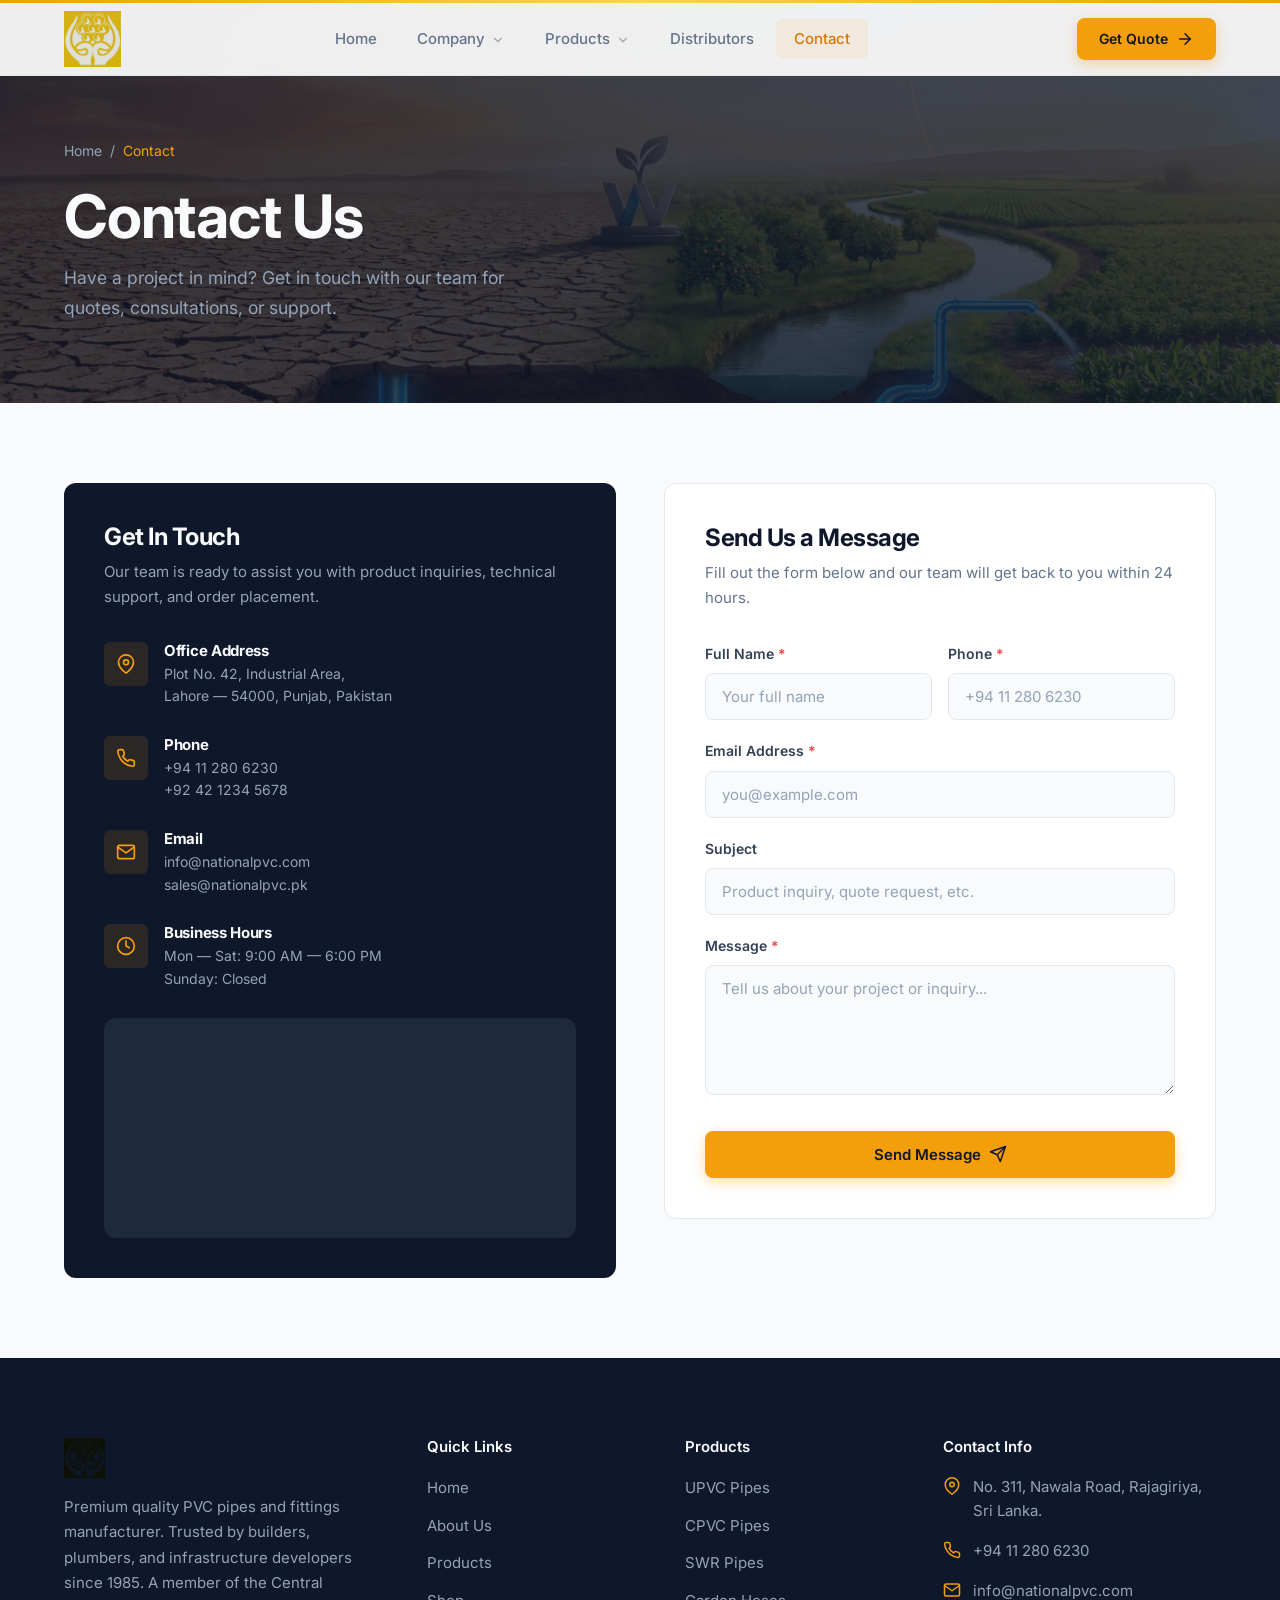
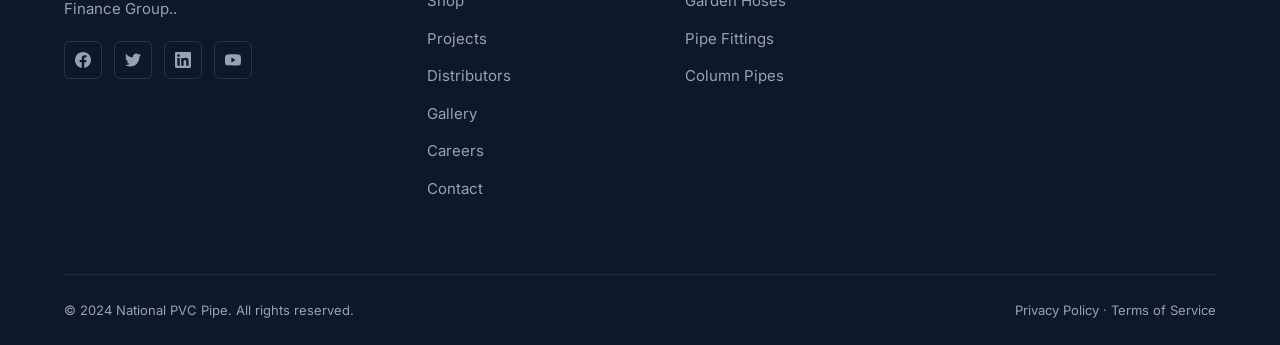
<file: contact.html>
<!DOCTYPE html>
<html lang="en">
<head>
    <meta charset="UTF-8">
    <meta name="viewport" content="width=device-width, initial-scale=1.0">
    <title>National PVC Pipe — Building the Region's Infrastructure</title>
    <link href="https://fonts.googleapis.com/css2?family=Inter:wght@300;400;500;600;700;800&display=swap" rel="stylesheet">
    <link rel="stylesheet" href="css/style.css">
</head>
<body>

    <!-- ============================================
         HEADER
         ============================================ -->
    <header class="site-header" id="siteHeader">
        <div class="header-accent"></div>
        <div class="container">
            <nav class="navbar">
                <a class="logo" href="index.html"><img src="assets/logo.jpg" alt="National PVC"></a>

                <div class="nav-links" id="navLinks">
                    <a class="nav-link" href="index.html">Home</a>
                    
                    <div class="nav-item">
                        <a class="nav-link has-dropdown" href="about.html">
                            Company
                            <svg xmlns="http://www.w3.org/2000/svg" viewBox="0 0 24 24" fill="none" stroke="currentColor" stroke-width="2" stroke-linecap="round" stroke-linejoin="round"><polyline points="6 9 12 15 18 9"></polyline></svg>
                        </a>
                        <div class="dropdown-menu">
                            <a class="dropdown-link" href="about.html">About Us</a>
                            <a class="dropdown-link" href="careers.html">Careers</a>
                            <a class="dropdown-link" href="gallery.html">Gallery</a>
                        </div>
                    </div>

                    <div class="nav-item">
                        <a class="nav-link has-dropdown" href="products.html">
                            Products
                            <svg xmlns="http://www.w3.org/2000/svg" viewBox="0 0 24 24" fill="none" stroke="currentColor" stroke-width="2" stroke-linecap="round" stroke-linejoin="round"><polyline points="6 9 12 15 18 9"></polyline></svg>
                        </a>
                        <div class="dropdown-menu">
                            <a class="dropdown-link" href="products.html">Product Range</a>
                            <a class="dropdown-link" href="shop.html">Shop / Catalog</a>
                            <a class="dropdown-link" href="projects.html">Projects Portfolio</a>
                        </div>
                    </div>

                    <a class="nav-link" href="distributors.html">Distributors</a>
                    <a class="nav-link" href="contact.html">Contact</a>
                </div>

                <a class="btn btn-primary btn-sm nav-cta" href="contact.html">
                    Get Quote
                    <svg xmlns="http://www.w3.org/2000/svg" width="18" height="18" viewBox="0 0 24 24" fill="none" stroke="currentColor" stroke-width="2" stroke-linecap="round" stroke-linejoin="round"><line x1="5" y1="12" x2="19" y2="12"></line><polyline points="12 5 19 12 12 19"></polyline></svg>
                </a>

                <div class="hamburger" id="hamburger">
                    <span></span>
                    <span></span>
                    <span></span>
                </div>
            </nav>
        </div>

        <div class="mobile-menu" id="mobileMenu">
            <a class="nav-link" href="index.html">Home</a>
            <a class="nav-link" href="about.html">About</a>
            <a class="nav-link" href="products.html">Products</a>
            <a class="nav-link" href="shop.html">Shop</a>
            <a class="nav-link" href="projects.html">Projects</a>
            <a class="nav-link" href="distributors.html">Distributors</a>
            <a class="nav-link" href="gallery.html">Gallery</a>
            <a class="nav-link" href="careers.html">Careers</a>
            <a class="nav-link" href="contact.html">Contact</a>
            <a class="btn btn-primary btn-sm" href="contact.html" style="margin-top:8px;">Get Quote</a>
        </div>
    </header>

    <!-- ============================================
         MAIN CONTENT
         ============================================ -->
    <main>

        <!-- ========== CONTACT PAGE ========== -->

            <section class="page-header" style="background: linear-gradient(rgba(15,23,42,0.8), rgba(15,23,42,0.8)), url('assets/background/hero-bg.png') center/cover no-repeat;">
                <div class="container">
                    <div class="breadcrumb">
                        <a href="index.html">Home</a>
                        <span>/</span>
                        <span class="current">Contact</span>
                    </div>
                    <h1>Contact Us</h1>
                    <p>Have a project in mind? Get in touch with our team for quotes, consultations, or support.</p>
                </div>
            </section>

            <section class="section">
                <div class="container">
                    <div class="contact-grid">

                        <!-- Left Column — Info -->
                        <div>
                            <div class="contact-info-card fade-in-up">
                                <h3>Get In Touch</h3>
                                <p>Our team is ready to assist you with product inquiries, technical support, and order placement.</p>

                                <div class="contact-detail">
                                    <div class="contact-detail-icon">
                                        <svg xmlns="http://www.w3.org/2000/svg" width="20" height="20" viewBox="0 0 24 24" fill="none" stroke="currentColor" stroke-width="2" stroke-linecap="round" stroke-linejoin="round"><path d="M21 10c0 7-9 13-9 13s-9-6-9-13a9 9 0 0 1 18 0z"></path><circle cx="12" cy="10" r="3"></circle></svg>
                                    </div>
                                    <div>
                                        <h4>Office Address</h4>
                                        <p>Plot No. 42, Industrial Area,<br>Lahore — 54000, Punjab, Pakistan</p>
                                    </div>
                                </div>

                                <div class="contact-detail">
                                    <div class="contact-detail-icon">
                                        <svg xmlns="http://www.w3.org/2000/svg" width="20" height="20" viewBox="0 0 24 24" fill="none" stroke="currentColor" stroke-width="2" stroke-linecap="round" stroke-linejoin="round"><path d="M22 16.92v3a2 2 0 0 1-2.18 2 19.79 19.79 0 0 1-8.63-3.07 19.5 19.5 0 0 1-6-6 19.79 19.79 0 0 1-3.07-8.67A2 2 0 0 1 4.11 2h3a2 2 0 0 1 2 1.72 12.84 12.84 0 0 0 .7 2.81 2 2 0 0 1-.45 2.11L8.09 9.91a16 16 0 0 0 6 6l1.27-1.27a2 2 0 0 1 2.11-.45 12.84 12.84 0 0 0 2.81.7A2 2 0 0 1 22 16.92z"></path></svg>
                                    </div>
                                    <div>
                                        <h4>Phone</h4>
                                        <p>+94 11 280 6230<br>+92 42 1234 5678</p>
                                    </div>
                                </div>

                                <div class="contact-detail">
                                    <div class="contact-detail-icon">
                                        <svg xmlns="http://www.w3.org/2000/svg" width="20" height="20" viewBox="0 0 24 24" fill="none" stroke="currentColor" stroke-width="2" stroke-linecap="round" stroke-linejoin="round"><path d="M4 4h16c1.1 0 2 .9 2 2v12c0 1.1-.9 2-2 2H4c-1.1 0-2-.9-2-2V6c0-1.1.9-2 2-2z"></path><polyline points="22,6 12,13 2,6"></polyline></svg>
                                    </div>
                                    <div>
                                        <h4>Email</h4>
                                        <p>info@nationalpvc.com<br>sales@nationalpvc.pk</p>
                                    </div>
                                </div>

                                <div class="contact-detail">
                                    <div class="contact-detail-icon">
                                        <svg xmlns="http://www.w3.org/2000/svg" width="20" height="20" viewBox="0 0 24 24" fill="none" stroke="currentColor" stroke-width="2" stroke-linecap="round" stroke-linejoin="round"><circle cx="12" cy="12" r="10"></circle><polyline points="12 6 12 12 16 14"></polyline></svg>
                                    </div>
                                    <div>
                                        <h4>Business Hours</h4>
                                        <p>Mon — Sat: 9:00 AM — 6:00 PM<br>Sunday: Closed</p>
                                    </div>
                                </div>

                                <div class="map-container">
                                    <iframe src="https://www.google.com/maps/embed?pb=!1m18!1m12!1m3!1d217759.99380853772!2d74.194306!3d31.4826352!2m3!1f0!2f0!3f0!3m2!1i1024!2i768!4f13.1!3m3!1m2!1s0x39190483e58107d9%3A0xc202c607751d9742!2sLahore%2C%20Punjab%2C%20Pakistan!5e0!3m2!1sen!2s!4v1713430000000!5m2!1sen!2s" allowfullscreen="" loading="lazy" referrerpolicy="no-referrer-when-downgrade"></iframe>
                                </div>
                            </div>
                        </div>

                        <!-- Right Column — Form -->
                        <div>
                            <div class="contact-form-card fade-in-up" id="contactFormCard">
                                <h3>Send Us a Message</h3>
                                <p>Fill out the form below and our team will get back to you within 24 hours.</p>

                                <form id="contactForm" novalidate>
                                    <div class="form-row">
                                        <div class="form-group">
                                            <label>Full Name <span class="required">*</span></label>
                                            <input type="text" class="form-input" id="formName" placeholder="Your full name" required>
                                        </div>
                                        <div class="form-group">
                                            <label>Phone <span class="required">*</span></label>
                                            <input type="tel" class="form-input" id="formPhone" placeholder="+94 11 280 6230" required>
                                        </div>
                                    </div>
                                    <div class="form-group">
                                        <label>Email Address <span class="required">*</span></label>
                                        <input type="email" class="form-input" id="formEmail" placeholder="you@example.com" required>
                                    </div>
                                    <div class="form-group">
                                        <label>Subject</label>
                                        <input type="text" class="form-input" id="formSubject" placeholder="Product inquiry, quote request, etc.">
                                    </div>
                                    <div class="form-group">
                                        <label>Message <span class="required">*</span></label>
                                        <textarea class="form-textarea" id="formMessage" placeholder="Tell us about your project or inquiry..." required></textarea>
                                    </div>
                                    <button type="submit" class="btn btn-primary form-submit">
                                        Send Message
                                        <svg xmlns="http://www.w3.org/2000/svg" width="18" height="18" viewBox="0 0 24 24" fill="none" stroke="currentColor" stroke-width="2" stroke-linecap="round" stroke-linejoin="round"><line x1="22" y1="2" x2="11" y2="13"></line><polygon points="22 2 15 22 11 13 2 9 22 2"></polygon></svg>
                                    </button>
                                </form>

                                <div class="form-success" id="formSuccess">
                                    <svg xmlns="http://www.w3.org/2000/svg" width="64" height="64" viewBox="0 0 24 24" fill="none" stroke="currentColor" stroke-width="2" stroke-linecap="round" stroke-linejoin="round"><path d="M22 11.08V12a10 10 0 1 1-5.93-9.14"></path><polyline points="22 4 12 14.01 9 11.01"></polyline></svg>
                                    <h3>Thank You!</h3>
                                    <p>Your message has been received. Our team will contact you within 24 hours.</p>
                                    <button class="btn btn-outline-dark btn-sm" style="margin-top: 24px;" onclick="resetContactForm()">Send Another Message</button>
                                </div>
                            </div>
                        </div>

                    </div>
                </div>
            </section>
    </main>

    <!-- ============================================
         FOOTER
         ============================================ -->
    <footer class="site-footer">
        <div class="container">
            <div class="footer-grid">
                <!-- Column 1: About -->
                <div class="footer-about">
                    <div class="logo"><img src="assets/logo.jpg" alt="National PVC" style="height: 40px;"></div>
                    <p>Premium quality PVC pipes and fittings manufacturer. Trusted by builders, plumbers, and infrastructure developers since 1985. A member of the Central Finance Group..</p>
                    <div class="footer-social">
                        <a href="#" aria-label="Facebook">
                            <svg xmlns="http://www.w3.org/2000/svg" width="16" height="16" viewBox="0 0 24 24" fill="currentColor"><path d="M24 12.073c0-6.627-5.373-12-12-12s-12 5.373-12 12c0 5.99 4.388 10.954 10.125 11.854v-8.385H7.078v-3.47h3.047V9.43c0-3.007 1.792-4.669 4.533-4.669 1.312 0 2.686.235 2.686.235v2.953H15.83c-1.491 0-1.956.925-1.956 1.874v2.25h3.328l-.532 3.47h-2.796v8.385C19.612 23.027 24 18.062 24 12.073z"/></svg>
                        </a>
                        <a href="#" aria-label="Twitter">
                            <svg xmlns="http://www.w3.org/2000/svg" width="16" height="16" viewBox="0 0 24 24" fill="currentColor"><path d="M23.953 4.57a10 10 0 01-2.825.775 4.958 4.958 0 002.163-2.723c-.951.555-2.005.959-3.127 1.184a4.92 4.92 0 00-8.384 4.482C7.69 8.095 4.067 6.13 1.64 3.162a4.822 4.822 0 00-.666 2.475c0 1.71.87 3.213 2.188 4.096a4.904 4.904 0 01-2.228-.616v.06a4.923 4.923 0 003.946 4.827 4.996 4.996 0 01-2.212.085 4.936 4.936 0 004.604 3.417 9.867 9.867 0 01-6.102 2.105c-.39 0-.779-.023-1.17-.067a13.995 13.995 0 007.557 2.209c9.053 0 13.998-7.496 13.998-13.985 0-.21 0-.42-.015-.63A9.935 9.935 0 0024 4.59z"/></svg>
                        </a>
                        <a href="#" aria-label="LinkedIn">
                            <svg xmlns="http://www.w3.org/2000/svg" width="16" height="16" viewBox="0 0 24 24" fill="currentColor"><path d="M20.447 20.452h-3.554v-5.569c0-1.328-.027-3.037-1.852-3.037-1.853 0-2.136 1.445-2.136 2.939v5.667H9.351V9h3.414v1.561h.046c.477-.9 1.637-1.85 3.37-1.85 3.601 0 4.267 2.37 4.267 5.455v6.286zM5.337 7.433c-1.144 0-2.063-.926-2.063-2.065 0-1.138.92-2.063 2.063-2.063 1.14 0 2.064.925 2.064 2.063 0 1.139-.925 2.065-2.064 2.065zm1.782 13.019H3.555V9h3.564v11.452zM22.225 0H1.771C.792 0 0 .774 0 1.729v20.542C0 23.227.792 24 1.771 24h20.451C23.2 24 24 23.227 24 22.271V1.729C24 .774 23.2 0 22.222 0h.003z"/></svg>
                        </a>
                        <a href="#" aria-label="YouTube">
                            <svg xmlns="http://www.w3.org/2000/svg" width="16" height="16" viewBox="0 0 24 24" fill="currentColor"><path d="M23.498 6.186a3.016 3.016 0 0 0-2.122-2.136C19.505 3.545 12 3.545 12 3.545s-7.505 0-9.377.505A3.017 3.017 0 0 0 .502 6.186C0 8.07 0 12 0 12s0 3.93.502 5.814a3.016 3.016 0 0 0 2.122 2.136c1.871.505 9.376.505 9.376.505s7.505 0 9.377-.505a3.015 3.015 0 0 0 2.122-2.136C24 15.93 24 12 24 12s0-3.93-.502-5.814zM9.545 15.568V8.432L15.818 12l-6.273 3.568z"/></svg>
                        </a>
                    </div>
                </div>

                <!-- Column 2: Quick Links -->
                <div class="footer-col">
                    <h4>Quick Links</h4>
                    <ul>
                        <li><a href="index.html">Home</a></li>
                        <li><a href="about.html">About Us</a></li>
                        <li><a href="products.html">Products</a></li>
                        <li><a href="shop.html">Shop</a></li>
                        <li><a href="projects.html">Projects</a></li>
                        <li><a href="distributors.html">Distributors</a></li>
                        <li><a href="gallery.html">Gallery</a></li>
                        <li><a href="careers.html">Careers</a></li>
                        <li><a href="contact.html">Contact</a></li>
                    </ul>
                </div>

                <!-- Column 3: Products -->
                <div class="footer-col">
                    <h4>Products</h4>
                    <ul>
                        <li><a href="products.html">UPVC Pipes</a></li>
                        <li><a href="products.html">CPVC Pipes</a></li>
                        <li><a href="products.html">SWR Pipes</a></li>
                        <li><a href="products.html">Garden Hoses</a></li>
                        <li><a href="products.html">Pipe Fittings</a></li>
                        <li><a href="products.html">Column Pipes</a></li>
                    </ul>
                </div>

                <!-- Column 4: Contact Info -->
                <div class="footer-col">
                    <h4>Contact Info</h4>
                    <div class="footer-contact-item">
                        <svg xmlns="http://www.w3.org/2000/svg" width="18" height="18" viewBox="0 0 24 24" fill="none" stroke="currentColor" stroke-width="2" stroke-linecap="round" stroke-linejoin="round"><path d="M21 10c0 7-9 13-9 13s-9-6-9-13a9 9 0 0 1 18 0z"></path><circle cx="12" cy="10" r="3"></circle></svg>
                        <p>No. 311, Nawala Road, Rajagiriya, Sri Lanka.</p>
                    </div>
                    <div class="footer-contact-item">
                        <svg xmlns="http://www.w3.org/2000/svg" width="18" height="18" viewBox="0 0 24 24" fill="none" stroke="currentColor" stroke-width="2" stroke-linecap="round" stroke-linejoin="round"><path d="M22 16.92v3a2 2 0 0 1-2.18 2 19.79 19.79 0 0 1-8.63-3.07 19.5 19.5 0 0 1-6-6 19.79 19.79 0 0 1-3.07-8.67A2 2 0 0 1 4.11 2h3a2 2 0 0 1 2 1.72 12.84 12.84 0 0 0 .7 2.81 2 2 0 0 1-.45 2.11L8.09 9.91a16 16 0 0 0 6 6l1.27-1.27a2 2 0 0 1 2.11-.45 12.84 12.84 0 0 0 2.81.7A2 2 0 0 1 22 16.92z"></path></svg>
                        <p>+94 11 280 6230</p>
                    </div>
                    <div class="footer-contact-item">
                        <svg xmlns="http://www.w3.org/2000/svg" width="18" height="18" viewBox="0 0 24 24" fill="none" stroke="currentColor" stroke-width="2" stroke-linecap="round" stroke-linejoin="round"><path d="M4 4h16c1.1 0 2 .9 2 2v12c0 1.1-.9 2-2 2H4c-1.1 0-2-.9-2-2V6c0-1.1.9-2 2-2z"></path><polyline points="22,6 12,13 2,6"></polyline></svg>
                        <p>info@nationalpvc.com</p>
                    </div>
                </div>
            </div>

            <div class="footer-bottom">
                <p>© 2024 National PVC Pipe. All rights reserved.</p>
                <p>
                    <a href="#">Privacy Policy</a> · <a href="#">Terms of Service</a>
                </p>
            </div>
        </div>
    </footer>

    <!-- ============================================
         JAVASCRIPT
         ============================================ -->
    <script src="js/script.js"></script>

</body>
</html>
</file>
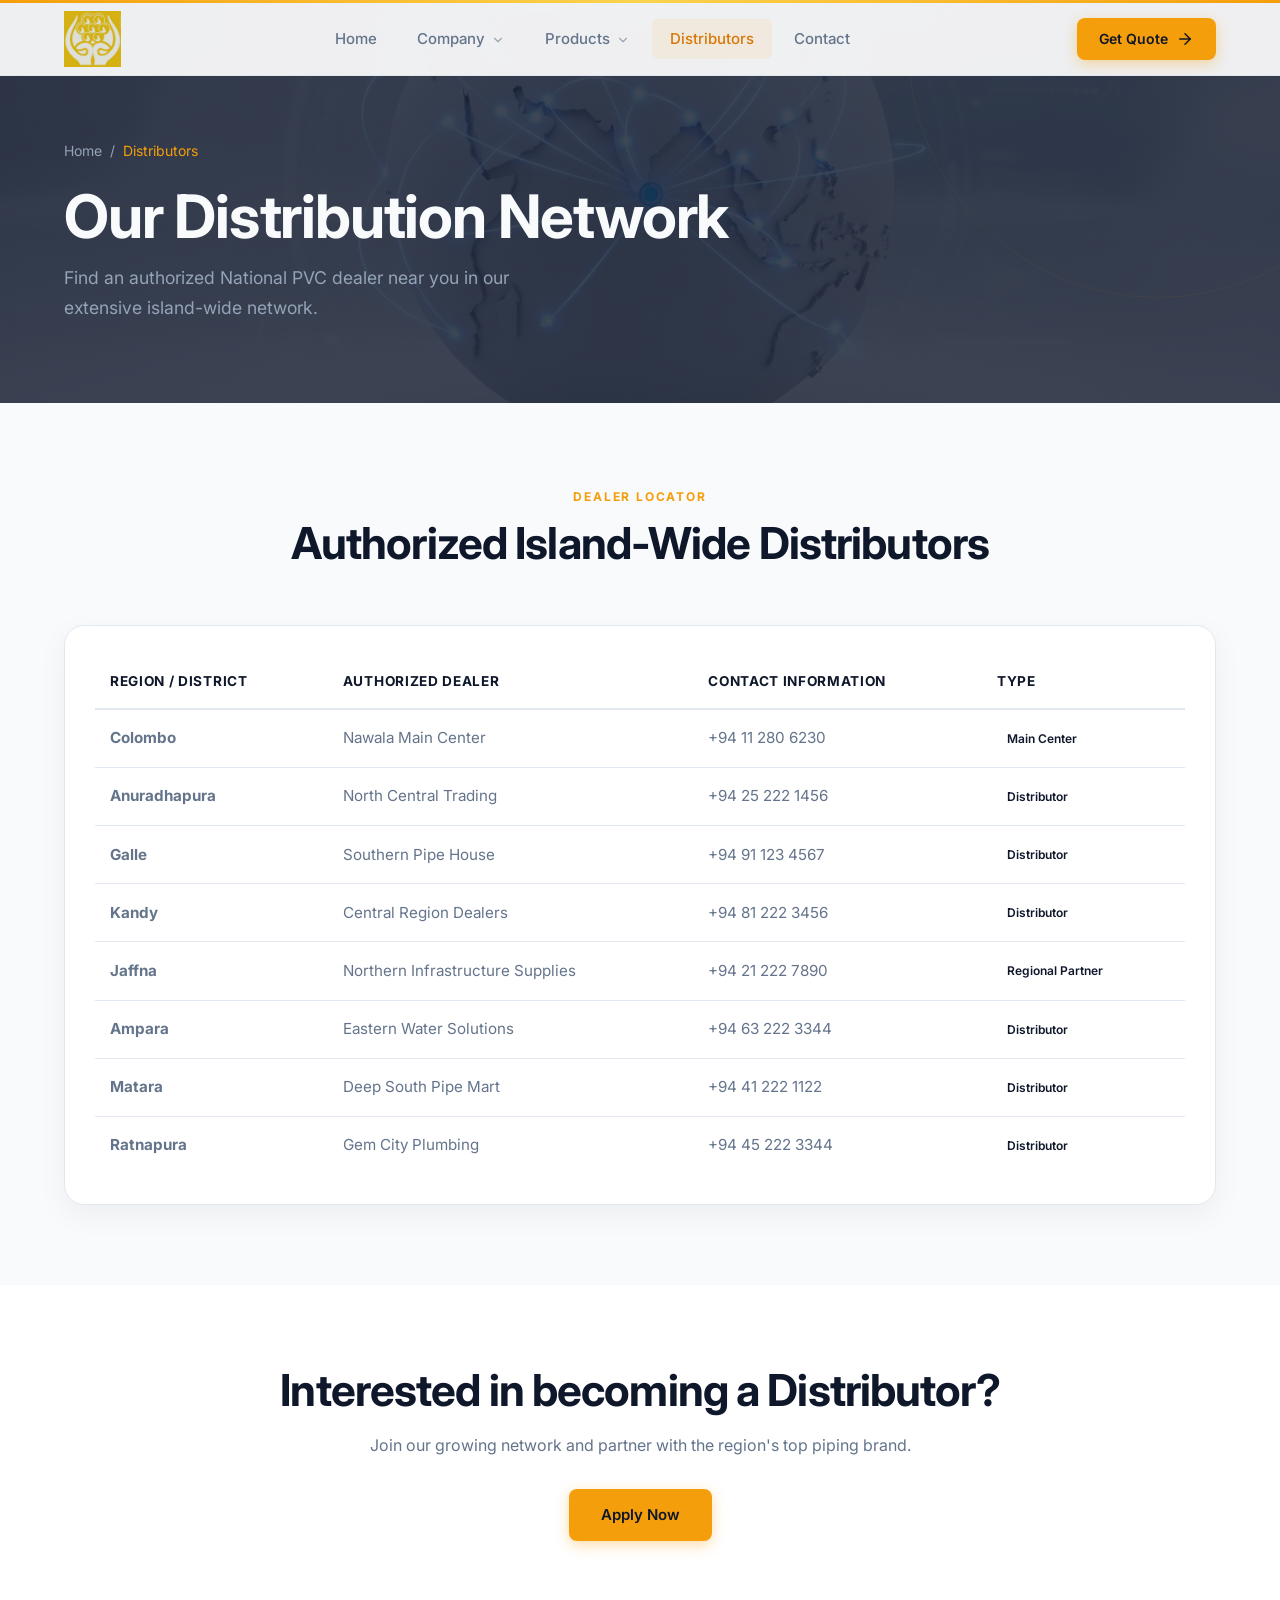
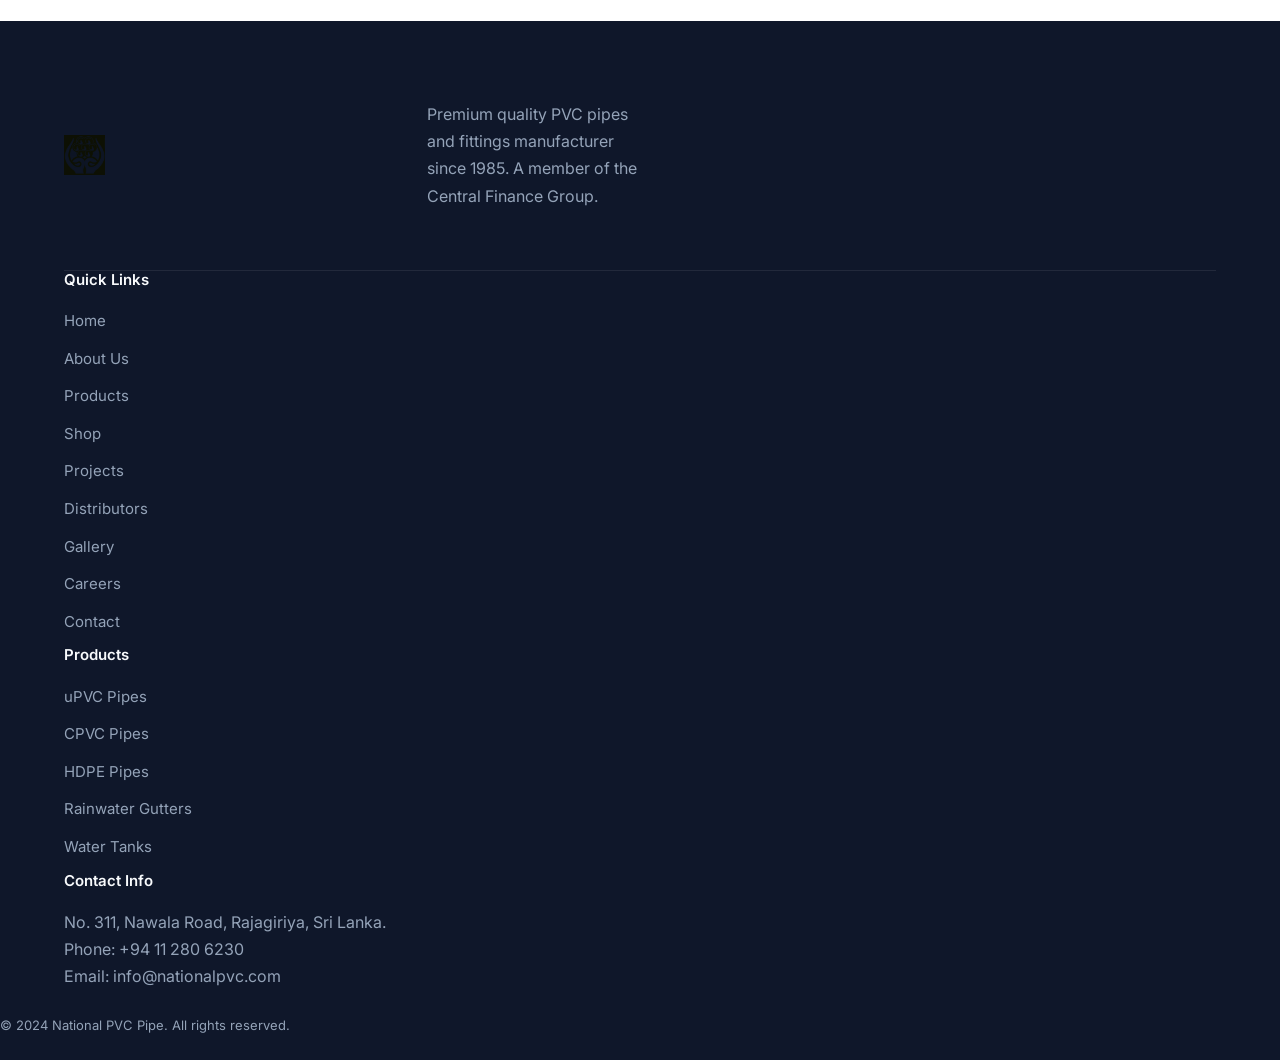
<file: distributors.html>
<!DOCTYPE html>
<html lang="en">
<head>
    <meta charset="UTF-8">
    <meta name="viewport" content="width=device-width, initial-scale=1.0">
    <title>Authorized Distributors — National PVC Pipe</title>
    <link href="https://fonts.googleapis.com/css2?family=Inter:wght@300;400;500;600;700;800&display=swap" rel="stylesheet">
    <link rel="stylesheet" href="css/style.css">
    <style>
        .dist-table-container {
            width: 100%;
            overflow-x: auto;
            background: var(--surface);
            border-radius: 20px;
            padding: 30px;
            box-shadow: 0 10px 30px rgba(0,0,0,0.05);
            border: 1px solid var(--border);
        }
        table {
            width: 100%;
            border-collapse: collapse;
            text-align: left;
        }
        th {
            padding: 15px;
            border-bottom: 2px solid var(--border);
            color: var(--primary);
            font-weight: 700;
            text-transform: uppercase;
            font-size: 0.85rem;
            letter-spacing: 0.05em;
        }
        td {
            padding: 15px;
            border-bottom: 1px solid var(--border);
            color: var(--text-light);
            font-size: 0.95rem;
        }
        tr:last-child td {
            border-bottom: none;
        }
        tr:hover td {
            background: rgba(var(--primary-rgb), 0.02);
            color: var(--text);
        }
        .dist-badge {
            display: inline-block;
            padding: 4px 10px;
            background: rgba(var(--primary-rgb), 0.1);
            color: var(--primary);
            border-radius: 6px;
            font-size: 0.75rem;
            font-weight: 600;
        }
    </style>
</head>
<body>

    <!-- ============================================
         HEADER
         ============================================ -->
    <header class="site-header" id="siteHeader">
        <div class="header-accent"></div>
        <div class="container">
            <nav class="navbar">
                <a class="logo" href="index.html"><img src="assets/logo.jpg" alt="National PVC"></a>

                <div class="nav-links" id="navLinks">
                    <a class="nav-link" href="index.html">Home</a>
                    
                    <div class="nav-item">
                        <a class="nav-link has-dropdown" href="about.html">
                            Company
                            <svg xmlns="http://www.w3.org/2000/svg" viewBox="0 0 24 24" fill="none" stroke="currentColor" stroke-width="2" stroke-linecap="round" stroke-linejoin="round"><polyline points="6 9 12 15 18 9"></polyline></svg>
                        </a>
                        <div class="dropdown-menu">
                            <a class="dropdown-link" href="about.html">About Us</a>
                            <a class="dropdown-link" href="careers.html">Careers</a>
                            <a class="dropdown-link" href="gallery.html">Gallery</a>
                        </div>
                    </div>

                    <div class="nav-item">
                        <a class="nav-link has-dropdown" href="products.html">
                            Products
                            <svg xmlns="http://www.w3.org/2000/svg" viewBox="0 0 24 24" fill="none" stroke="currentColor" stroke-width="2" stroke-linecap="round" stroke-linejoin="round"><polyline points="6 9 12 15 18 9"></polyline></svg>
                        </a>
                        <div class="dropdown-menu">
                            <a class="dropdown-link" href="products.html">Product Range</a>
                            <a class="dropdown-link" href="shop.html">Shop / Catalog</a>
                            <a class="dropdown-link" href="projects.html">Projects Portfolio</a>
                        </div>
                    </div>

                    <a class="nav-link" href="distributors.html">Distributors</a>
                    <a class="nav-link" href="contact.html">Contact</a>
                </div>

                <a class="btn btn-primary btn-sm nav-cta" href="contact.html">
                    Get Quote
                    <svg xmlns="http://www.w3.org/2000/svg" width="18" height="18" viewBox="0 0 24 24" fill="none" stroke="currentColor" stroke-width="2" stroke-linecap="round" stroke-linejoin="round"><line x1="5" y1="12" x2="19" y2="12"></line><polyline points="12 5 19 12 12 19"></polyline></svg>
                </a>

                <div class="hamburger" id="hamburger">
                    <span></span>
                    <span></span>
                    <span></span>
                </div>
            </nav>
        </div>

        <div class="mobile-menu" id="mobileMenu">
            <a class="nav-link" href="index.html">Home</a>
            <a class="nav-link" href="about.html">About</a>
            <a class="nav-link" href="products.html">Products</a>
            <a class="nav-link" href="shop.html">Shop</a>
            <a class="nav-link" href="projects.html">Projects</a>
            <a class="nav-link" href="distributors.html">Distributors</a>
            <a class="nav-link" href="gallery.html">Gallery</a>
            <a class="nav-link" href="careers.html">Careers</a>
            <a class="nav-link" href="contact.html">Contact</a>
            <a class="btn btn-primary btn-sm" href="contact.html" style="margin-top:8px;">Get Quote</a>
        </div>
    </header>

    <!-- ============================================
         MAIN CONTENT
         ============================================ -->
    <main>
        <section class="page-header" style="background: linear-gradient(rgba(15,23,42,0.8), rgba(15,23,42,0.8)), url('assets/background/distributors-header.png') center/cover no-repeat;">
            <div class="container">
                <div class="breadcrumb">
                    <a href="index.html">Home</a>
                    <span>/</span>
                    <span class="current">Distributors</span>
                </div>
                <h1>Our Distribution Network</h1>
                <p>Find an authorized National PVC dealer near you in our extensive island-wide network.</p>
            </div>
        </section>

        <section class="section">
            <div class="container">
                <div class="section-header">
                    <span class="section-label">Dealer Locator</span>
                    <h2 class="section-title">Authorized Island-Wide Distributors</h2>
                </div>

                <div class="dist-table-container fade-in-up">
                    <table>
                        <thead>
                            <tr>
                                <th>Region / District</th>
                                <th>Authorized Dealer</th>
                                <th>Contact Information</th>
                                <th>Type</th>
                            </tr>
                        </thead>
                        <tbody>
                            <tr>
                                <td><strong>Colombo</strong></td>
                                <td>Nawala Main Center</td>
                                <td>+94 11 280 6230</td>
                                <td><span class="dist-badge">Main Center</span></td>
                            </tr>
                            <tr>
                                <td><strong>Anuradhapura</strong></td>
                                <td>North Central Trading</td>
                                <td>+94 25 222 1456</td>
                                <td><span class="dist-badge">Distributor</span></td>
                            </tr>
                            <tr>
                                <td><strong>Galle</strong></td>
                                <td>Southern Pipe House</td>
                                <td>+94 91 123 4567</td>
                                <td><span class="dist-badge">Distributor</span></td>
                            </tr>
                            <tr>
                                <td><strong>Kandy</strong></td>
                                <td>Central Region Dealers</td>
                                <td>+94 81 222 3456</td>
                                <td><span class="dist-badge">Distributor</span></td>
                            </tr>
                            <tr>
                                <td><strong>Jaffna</strong></td>
                                <td>Northern Infrastructure Supplies</td>
                                <td>+94 21 222 7890</td>
                                <td><span class="dist-badge">Regional Partner</span></td>
                            </tr>
                            <tr>
                                <td><strong>Ampara</strong></td>
                                <td>Eastern Water Solutions</td>
                                <td>+94 63 222 3344</td>
                                <td><span class="dist-badge">Distributor</span></td>
                            </tr>
                            <tr>
                                <td><strong>Matara</strong></td>
                                <td>Deep South Pipe Mart</td>
                                <td>+94 41 222 1122</td>
                                <td><span class="dist-badge">Distributor</span></td>
                            </tr>
                            <tr>
                                <td><strong>Ratnapura</strong></td>
                                <td>Gem City Plumbing</td>
                                <td>+94 45 222 3344</td>
                                <td><span class="dist-badge">Distributor</span></td>
                            </tr>
                        </tbody>
                    </table>
                </div>
            </div>
        </section>

        <section class="section" style="background: var(--surface);">
            <div class="container" style="max-width: 800px; text-align: center;">
                <h2 class="section-title">Interested in becoming a Distributor?</h2>
                <p style="color: var(--text-light); margin-bottom: 30px;">Join our growing network and partner with the region's top piping brand.</p>
                <a href="contact.html" class="btn btn-primary">Apply Now</a>
            </div>
        </section>
    </main>

    <!-- ============================================
         FOOTER
         ============================================ -->
    <footer class="site-footer">
        <div class="container">
            <div class="footer-grid">
                    <div class="logo">
                        <img src="assets/logo.jpg" alt="National PVC" style="height: 40px;">
                    </div>
                    <p>Premium quality PVC pipes and fittings manufacturer since 1985. A member of the Central Finance Group.</p>
                </div>
                <div class="footer-col">
                    <h4>Quick Links</h4>
                    <ul>
                        <li><a href="index.html">Home</a></li>
                        <li><a href="about.html">About Us</a></li>
                        <li><a href="products.html">Products</a></li>
                        <li><a href="shop.html">Shop</a></li>
                        <li><a href="projects.html">Projects</a></li>
                        <li><a href="distributors.html">Distributors</a></li>
                        <li><a href="gallery.html">Gallery</a></li>
                        <li><a href="careers.html">Careers</a></li>
                        <li><a href="contact.html">Contact</a></li>
                    </ul>
                </div>
                <div class="footer-col">
                    <h4>Products</h4>
                    <ul>
                        <li><a href="products.html">uPVC Pipes</a></li>
                        <li><a href="products.html">CPVC Pipes</a></li>
                        <li><a href="products.html">HDPE Pipes</a></li>
                        <li><a href="products.html">Rainwater Gutters</a></li>
                        <li><a href="products.html">Water Tanks</a></li>
                    </ul>
                </div>
                <div class="footer-col">
                    <h4>Contact Info</h4>
                    <p>No. 311, Nawala Road, Rajagiriya, Sri Lanka.</p>
                    <p>Phone: +94 11 280 6230</p>
                    <p>Email: info@nationalpvc.com</p>
                </div>
            </div>
            <div class="footer-bottom">
                <p>© 2024 National PVC Pipe. All rights reserved.</p>
            </div>
        </div>
    </footer>

    <script src="js/script.js"></script>
</body>
</html>
</file>
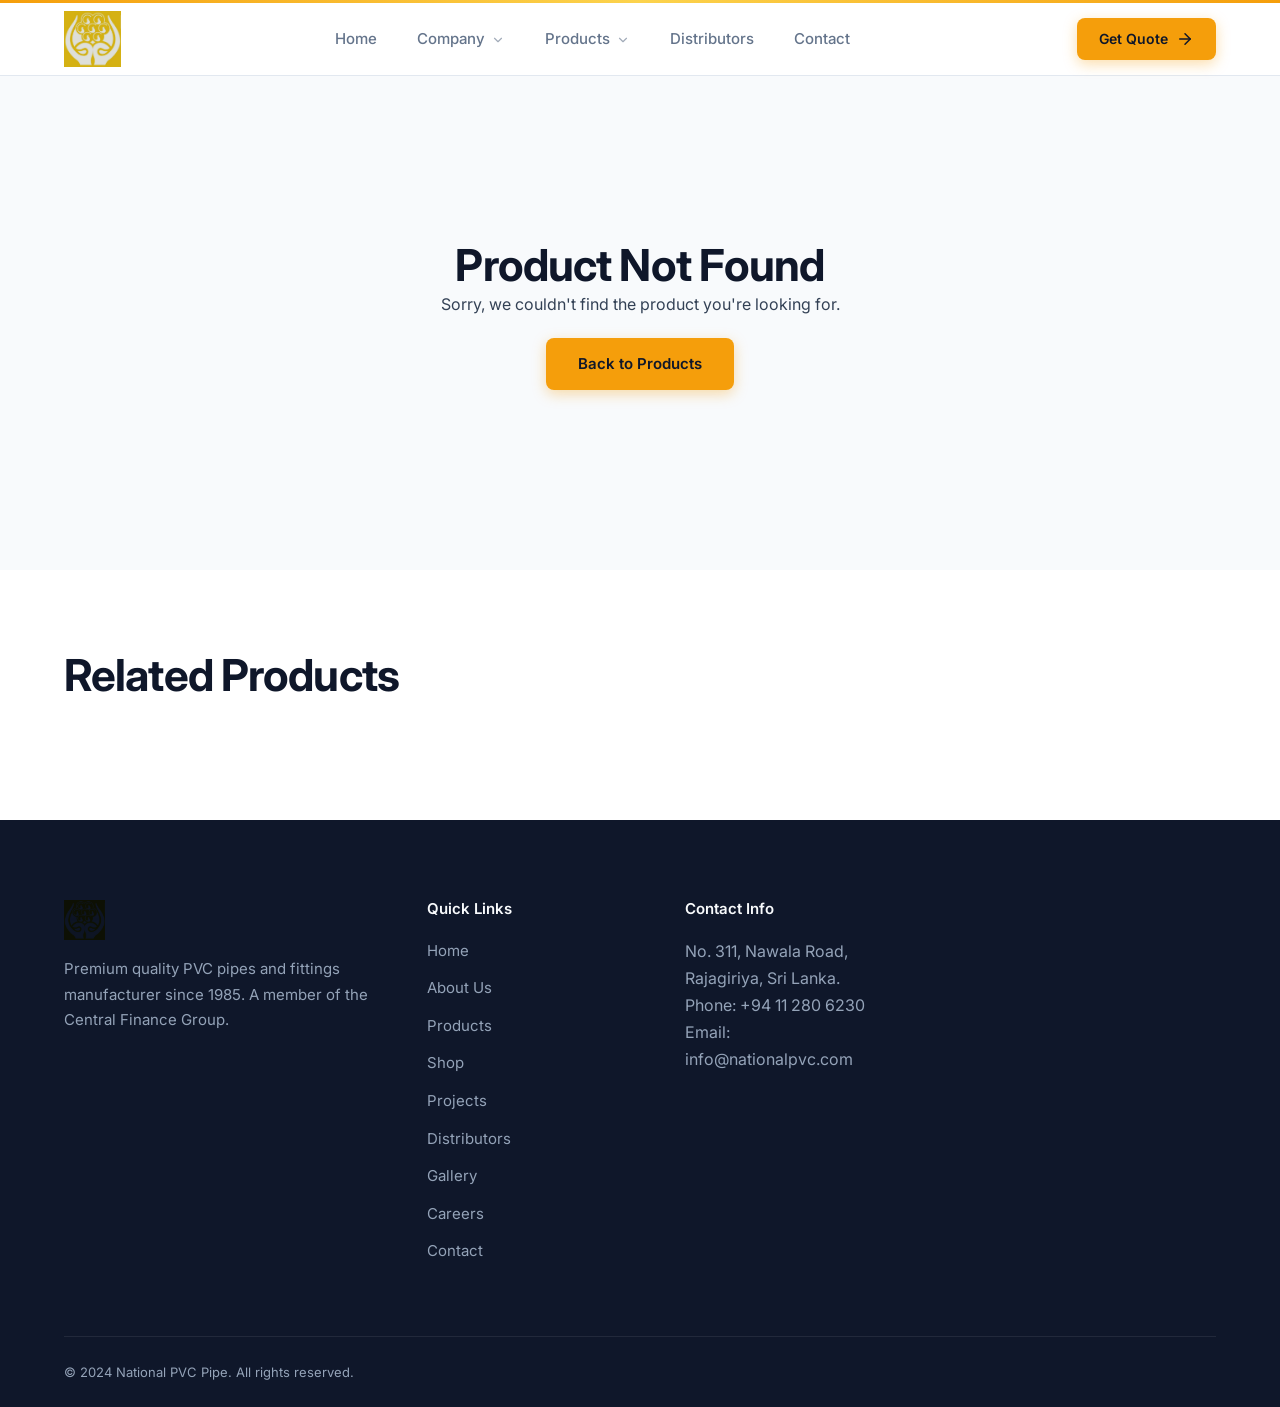
<file: product-detail.html>
<!DOCTYPE html>
<html lang="en">
<head>
    <meta charset="UTF-8">
    <meta name="viewport" content="width=device-width, initial-scale=1.0">
    <title>Product Details — National PVC Pipe</title>
    <link href="https://fonts.googleapis.com/css2?family=Inter:wght@300;400;500;600;700;800&display=swap" rel="stylesheet">
    <link rel="stylesheet" href="css/style.css">
    <style>
        .product-hero-grid {
            display: grid;
            grid-template-columns: 1fr 1fr;
            gap: 60px;
            align-items: start;
        }
        .product-gallery {
            position: sticky;
            top: 100px;
            border-radius: var(--radius-xl);
            overflow: hidden;
            border: 1px solid var(--border);
            background: var(--surface);
        }
        .product-main-img {
            width: 100%;
            aspect-ratio: 1;
            object-fit: cover;
        }
        .product-detail-info h1 {
            margin-bottom: 15px;
            font-size: 2.5rem;
        }
        .product-detail-info .price {
            font-size: 1.5rem;
            font-weight: 700;
            color: var(--secondary-dark);
            margin-bottom: 24px;
            display: block;
        }
        .short-desc {
            color: var(--text-light);
            font-size: 1.1rem;
            margin-bottom: 32px;
            border-left: 4px solid var(--secondary);
            padding-left: 20px;
        }

        /* Tabs System */
        .tabs-header {
            display: flex;
            gap: 32px;
            border-bottom: 2px solid var(--border);
            margin-bottom: 30px;
            margin-top: 50px;
        }
        .tab-btn {
            padding: 12px 0;
            font-weight: 700;
            color: var(--text-light);
            position: relative;
            cursor: pointer;
            transition: var(--transition);
        }
        .tab-btn.active {
            color: var(--primary);
        }
        .tab-btn.active::after {
            content: '';
            position: absolute;
            bottom: -2px;
            left: 0;
            right: 0;
            height: 2px;
            background: var(--secondary);
        }
        .tab-content {
            display: none;
            animation: fadeIn 0.4s ease;
        }
        .tab-content.active {
            display: block;
        }
        @keyframes fadeIn { from { opacity: 0; } to { opacity: 1; } }

        .specs-list {
            display: grid;
            grid-template-columns: 1fr 1fr;
            gap: 20px;
        }
        .spec-item {
            padding: 15px;
            background: var(--surface);
            border: 1px solid var(--border);
            border-radius: var(--radius-md);
        }
        .spec-item strong {
            display: block;
            font-size: 0.75rem;
            text-transform: uppercase;
            color: var(--text-lighter);
            margin-bottom: 4px;
        }

        @media (max-width: 968px) {
            .product-hero-grid { grid-template-columns: 1fr; gap: 40px; }
            .product-gallery { position: static; }
        }
    </style>
</head>
<body>

    <!-- ============================================
         HEADER
         ============================================ -->
    <header class="site-header" id="siteHeader">
        <div class="header-accent"></div>
        <div class="container">
            <nav class="navbar">
                <a class="logo" href="index.html"><img src="assets/logo.jpg" alt="National PVC"></a>

                <div class="nav-links" id="navLinks">
                    <a class="nav-link" href="index.html">Home</a>
                    <div class="nav-item">
                        <a class="nav-link has-dropdown" href="about.html">Company <svg xmlns="http://www.w3.org/2000/svg" viewBox="0 0 24 24" fill="none" stroke="currentColor" stroke-width="2" stroke-linecap="round" stroke-linejoin="round"><polyline points="6 9 12 15 18 9"></polyline></svg></a>
                        <div class="dropdown-menu">
                            <a class="dropdown-link" href="about.html">About Us</a>
                            <a class="dropdown-link" href="careers.html">Careers</a>
                            <a class="dropdown-link" href="gallery.html">Gallery</a>
                        </div>
                    </div>
                    <div class="nav-item">
                        <a class="nav-link has-dropdown active" href="products.html">Products <svg xmlns="http://www.w3.org/2000/svg" viewBox="0 0 24 24" fill="none" stroke="currentColor" stroke-width="2" stroke-linecap="round" stroke-linejoin="round"><polyline points="6 9 12 15 18 9"></polyline></svg></a>
                        <div class="dropdown-menu">
                            <a class="dropdown-link" href="products.html">Product Range</a>
                            <a class="dropdown-link" href="shop.html">Shop / Catalog</a>
                            <a class="dropdown-link" href="projects.html">Projects Portfolio</a>
                        </div>
                    </div>
                    <a class="nav-link" href="distributors.html">Distributors</a>
                    <a class="nav-link" href="contact.html">Contact</a>
                </div>

                <a class="btn btn-primary btn-sm nav-cta" href="contact.html">
                    Get Quote <svg xmlns="http://www.w3.org/2000/svg" width="18" height="18" viewBox="0 0 24 24" fill="none" stroke="currentColor" stroke-width="2" stroke-linecap="round" stroke-linejoin="round"><line x1="5" y1="12" x2="19" y2="12"></line><polyline points="12 5 19 12 12 19"></polyline></svg>
                </a>

                <div class="hamburger" id="hamburger"><span></span><span></span><span></span></div>
            </nav>
        </div>
    </header>

    <!-- ============================================
         MAIN CONTENT
         ============================================ -->
    <main>
        <section class="section" style="padding-top: 140px;">
            <div class="container" id="productDetailContainer">
                <!-- Data will be loaded here -->
                <div style="text-align: center; padding: 100px 0;">
                    <p>Loading product details...</p>
                </div>
            </div>
        </section>

        <!-- Related Products Placeholder -->
        <section class="section" style="background: var(--surface);">
            <div class="container">
                <div class="section-header" style="text-align: left; margin-bottom: 40px;">
                    <h2 class="section-title">Related Products</h2>
                </div>
                <div class="product-grid" id="relatedProductsGrid">
                    <!-- Loaded dynamically -->
                </div>
            </div>
        </section>
    </main>

    <!-- ============================================
         FOOTER
         ============================================ -->
    <footer class="site-footer">
        <div class="container">
            <div class="footer-grid">
                <div class="footer-about">
                    <div class="logo">
                        <img src="assets/logo.jpg" alt="National PVC" style="height: 40px;">
                    </div>
                    <p>Premium quality PVC pipes and fittings manufacturer since 1985. A member of the Central Finance Group.</p>
                </div>
                <div class="footer-col">
                    <h4>Quick Links</h4>
                    <ul>
                        <li><a href="index.html">Home</a></li>
                        <li><a href="about.html">About Us</a></li>
                        <li><a href="products.html">Products</a></li>
                        <li><a href="shop.html">Shop</a></li>
                        <li><a href="projects.html">Projects</a></li>
                        <li><a href="distributors.html">Distributors</a></li>
                        <li><a href="gallery.html">Gallery</a></li>
                        <li><a href="careers.html">Careers</a></li>
                        <li><a href="contact.html">Contact</a></li>
                    </ul>
                </div>
                <div class="footer-col">
                    <h4>Contact Info</h4>
                    <p>No. 311, Nawala Road, Rajagiriya, Sri Lanka.</p>
                    <p>Phone: +94 11 280 6230</p>
                    <p>Email: info@nationalpvc.com</p>
                </div>
            </div>
            <div class="footer-bottom">
                <p>© 2024 National PVC Pipe. All rights reserved.</p>
            </div>
        </div>
    </footer>

    <script src="js/products-data.js"></script>
    <script src="js/script.js"></script>
    <script>
        // Specific init for product detail if needed
        document.addEventListener('DOMContentLoaded', () => {
            if (typeof loadProductDetails === 'function') {
                loadProductDetails();
            }
        });
    </script>
</body>
</html>
</file>
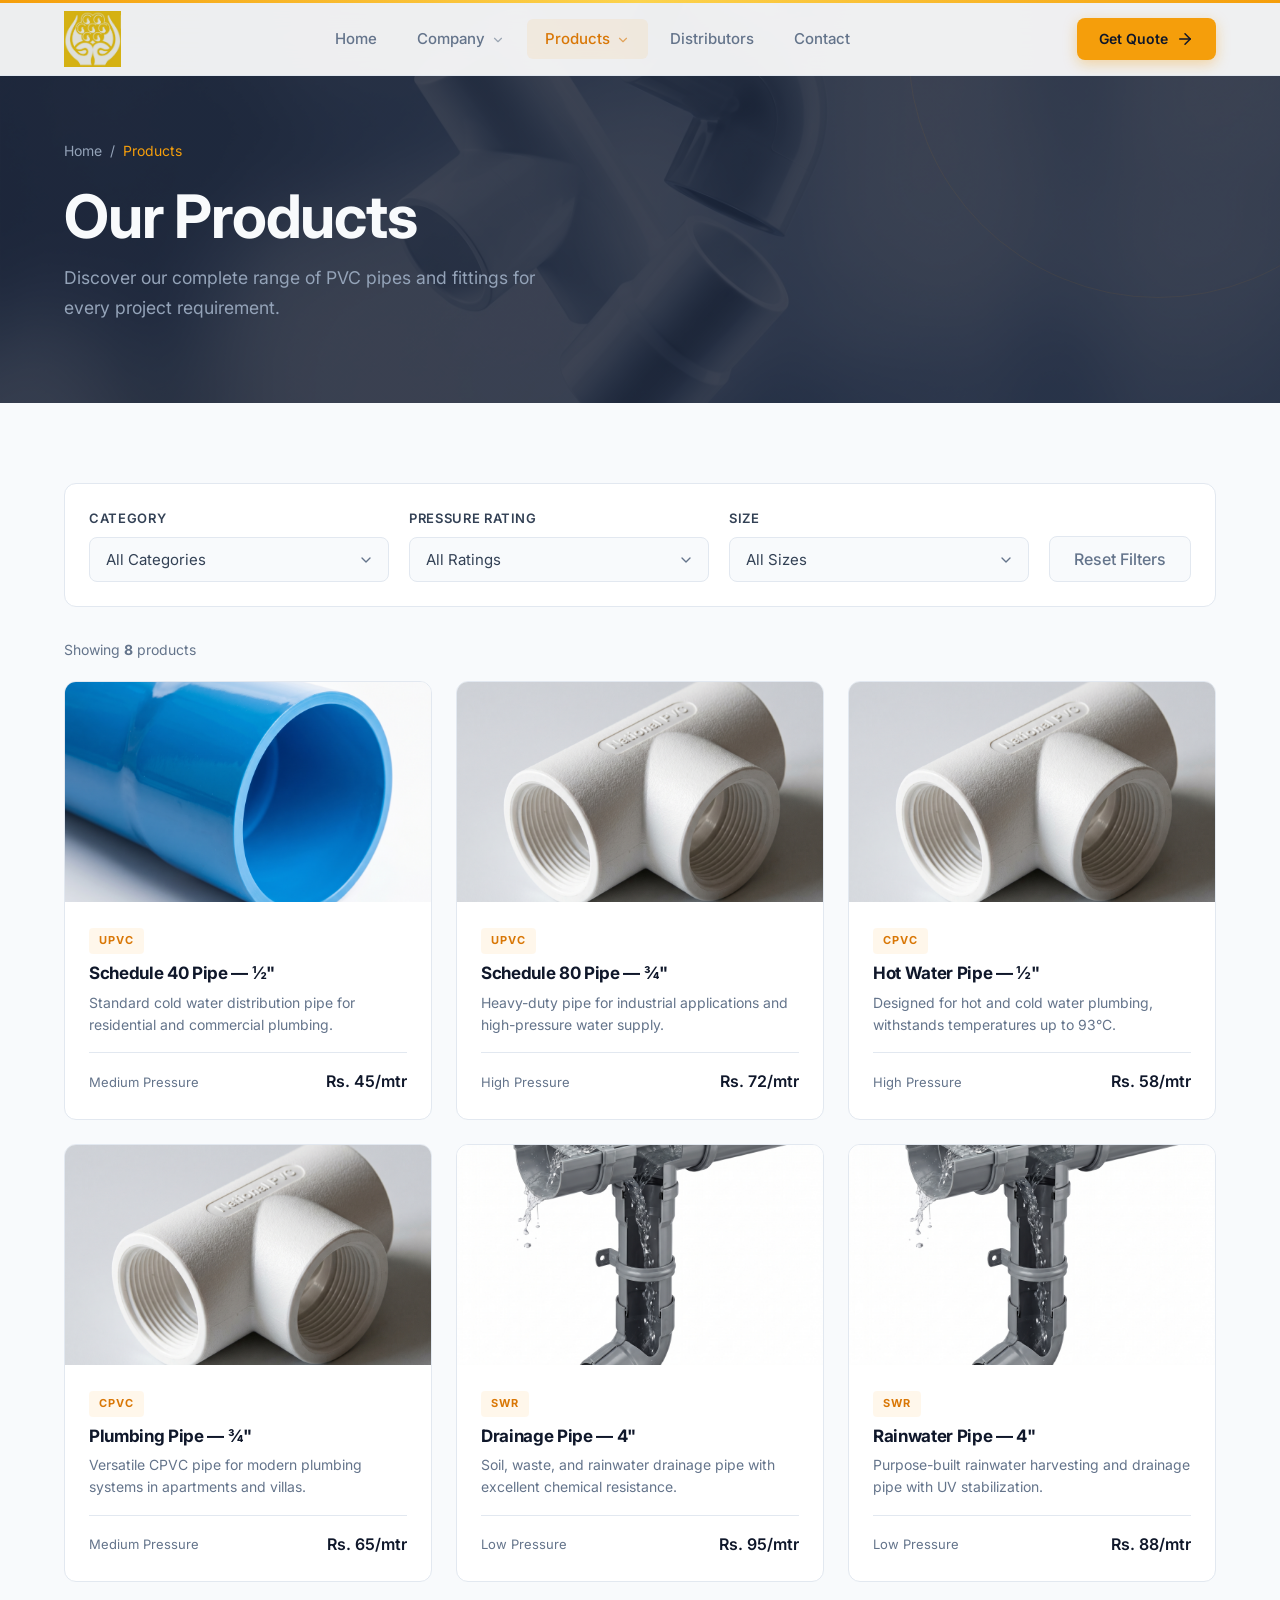
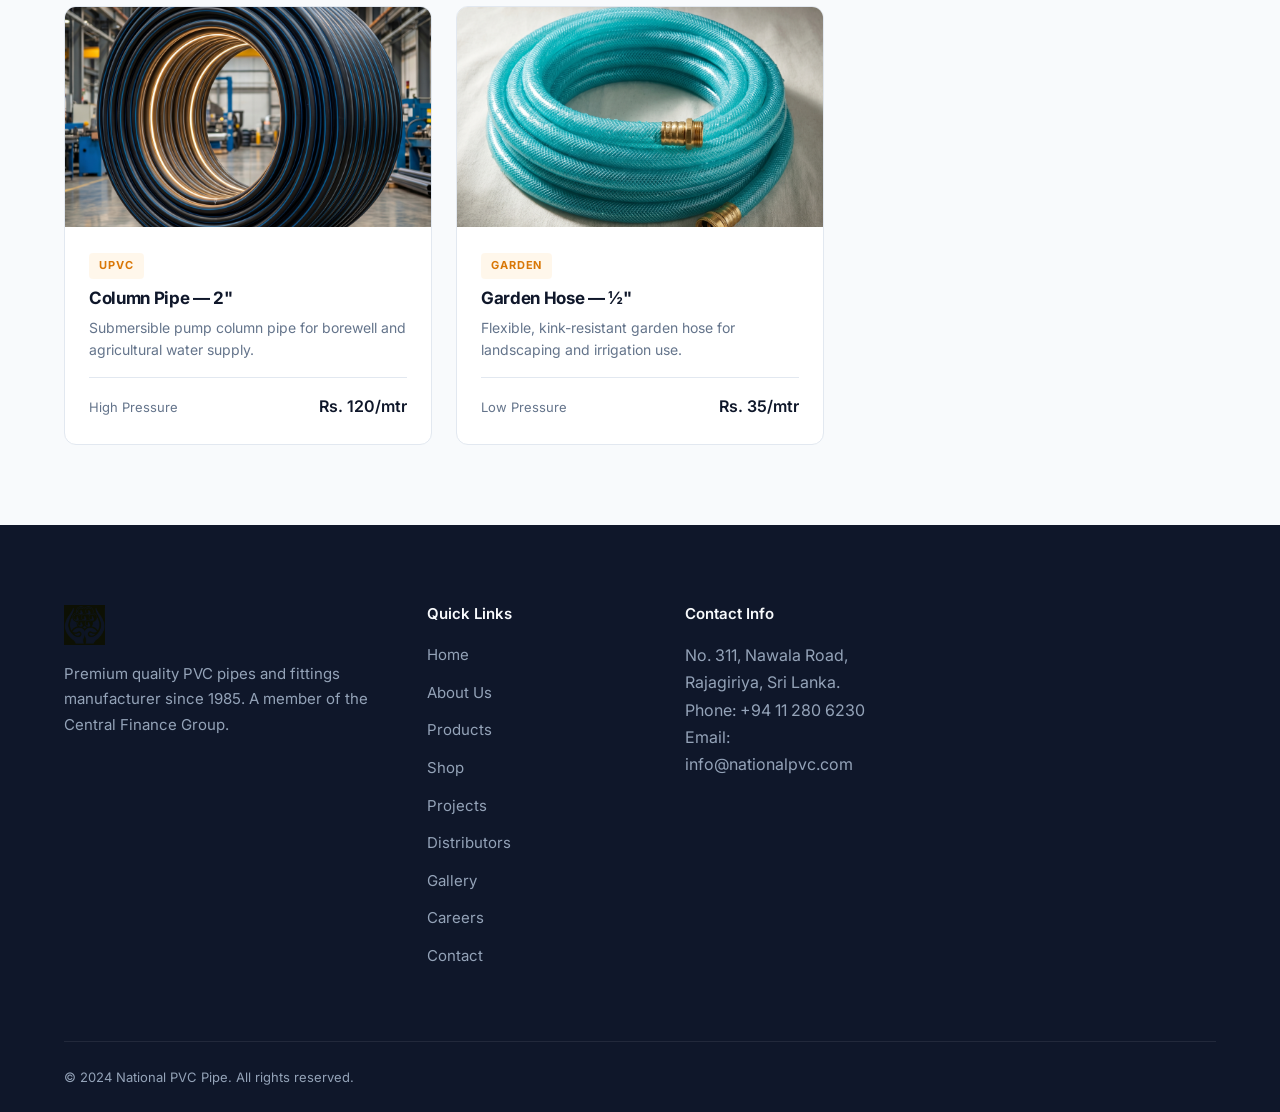
<file: products.html>
<!DOCTYPE html>
<html lang="en">
<head>
    <meta charset="UTF-8">
    <meta name="viewport" content="width=device-width, initial-scale=1.0">
    <title>Our Products — National PVC Pipe</title>
    <link href="https://fonts.googleapis.com/css2?family=Inter:wght@300;400;500;600;700;800&display=swap" rel="stylesheet">
    <link rel="stylesheet" href="css/style.css">
</head>
<body>

    <!-- ============================================
         HEADER
         ============================================ -->
    <header class="site-header" id="siteHeader">
        <div class="header-accent"></div>
        <div class="container">
            <nav class="navbar">
                <a class="logo" href="index.html"><img src="assets/logo.jpg" alt="National PVC"></a>

                <div class="nav-links" id="navLinks">
                    <a class="nav-link" href="index.html">Home</a>
                    
                    <div class="nav-item">
                        <a class="nav-link has-dropdown" href="about.html">
                            Company
                            <svg xmlns="http://www.w3.org/2000/svg" viewBox="0 0 24 24" fill="none" stroke="currentColor" stroke-width="2" stroke-linecap="round" stroke-linejoin="round"><polyline points="6 9 12 15 18 9"></polyline></svg>
                        </a>
                        <div class="dropdown-menu">
                            <a class="dropdown-link" href="about.html">About Us</a>
                            <a class="dropdown-link" href="careers.html">Careers</a>
                            <a class="dropdown-link" href="gallery.html">Gallery</a>
                        </div>
                    </div>

                    <div class="nav-item">
                        <a class="nav-link has-dropdown active" href="products.html">
                            Products
                            <svg xmlns="http://www.w3.org/2000/svg" viewBox="0 0 24 24" fill="none" stroke="currentColor" stroke-width="2" stroke-linecap="round" stroke-linejoin="round"><polyline points="6 9 12 15 18 9"></polyline></svg>
                        </a>
                        <div class="dropdown-menu">
                            <a class="dropdown-link" href="products.html">Product Range</a>
                            <a class="dropdown-link" href="shop.html">Shop / Catalog</a>
                            <a class="dropdown-link" href="projects.html">Projects Portfolio</a>
                        </div>
                    </div>

                    <a class="nav-link" href="distributors.html">Distributors</a>
                    <a class="nav-link" href="contact.html">Contact</a>
                </div>

                <a class="btn btn-primary btn-sm nav-cta" href="contact.html">
                    Get Quote
                    <svg xmlns="http://www.w3.org/2000/svg" width="18" height="18" viewBox="0 0 24 24" fill="none" stroke="currentColor" stroke-width="2" stroke-linecap="round" stroke-linejoin="round"><line x1="5" y1="12" x2="19" y2="12"></line><polyline points="12 5 19 12 12 19"></polyline></svg>
                </a>

                <div class="hamburger" id="hamburger">
                    <span></span>
                    <span></span>
                    <span></span>
                </div>
            </nav>
        </div>

        <div class="mobile-menu" id="mobileMenu">
            <a class="nav-link" href="index.html">Home</a>
            <a class="nav-link" href="about.html">About</a>
            <a class="nav-link" href="products.html">Products</a>
            <a class="nav-link" href="shop.html">Shop</a>
            <a class="nav-link" href="projects.html">Projects</a>
            <a class="nav-link" href="distributors.html">Distributors</a>
            <a class="nav-link" href="gallery.html">Gallery</a>
            <a class="nav-link" href="careers.html">Careers</a>
            <a class="nav-link" href="contact.html">Contact</a>
            <a class="btn btn-primary btn-sm" href="contact.html" style="margin-top:8px;">Get Quote</a>
        </div>
    </header>

    <!-- ============================================
         MAIN CONTENT
         ============================================ -->
    <main>
        <section class="page-header" style="background: linear-gradient(rgba(15,23,42,0.8), rgba(15,23,42,0.8)), url('assets/background/products-header.png') center/cover no-repeat;">
            <div class="container">
                <div class="breadcrumb">
                    <a href="index.html">Home</a>
                    <span>/</span>
                    <span class="current">Products</span>
                </div>
                <h1>Our Products</h1>
                <p>Discover our complete range of PVC pipes and fittings for every project requirement.</p>
            </div>
        </section>

        <section class="section">
            <div class="container">
                <!-- Filter Bar -->
                <div class="filter-bar">
                    <div class="filter-group">
                        <label>Category</label>
                        <select id="filterCategory">
                            <option value="all">All Categories</option>
                            <option value="upvc">UPVC</option>
                            <option value="cpvc">CPVC</option>
                            <option value="swr">SWR</option>
                            <option value="garden">Garden Hose</option>
                        </select>
                    </div>
                    <div class="filter-group">
                        <label>Pressure Rating</label>
                        <select id="filterPressure">
                            <option value="all">All Ratings</option>
                            <option value="low">Low Pressure</option>
                            <option value="medium">Medium Pressure</option>
                            <option value="high">High Pressure</option>
                        </select>
                    </div>
                    <div class="filter-group">
                        <label>Size</label>
                        <select id="filterSize">
                            <option value="all">All Sizes</option>
                            <option value="half">½ Inch</option>
                            <option value="threequarter">¾ Inch</option>
                            <option value="one">1 Inch</option>
                            <option value="two">2 Inch</option>
                            <option value="four">4 Inch</option>
                        </select>
                    </div>
                    <button class="filter-reset" onclick="resetFilters()">Reset Filters</button>
                </div>

                <div class="product-count" style="margin-bottom: 20px; font-size: 0.875rem; color: var(--text-light);">
                    Showing <strong id="productCount">8</strong> products
                </div>

                <!-- Product Grid -->
                <div class="product-grid" id="productGrid">

                    <!-- Product 1 -->
                    <div class="product-card" data-category="upvc" data-pressure="medium" data-size="half" onclick="location.href='product-detail.html?id=upvc-schedule-40'" style="cursor:pointer">
                        <div class="product-image"><img src="assets/products/upvc-pipe.png" alt="UPVC Schedule 40 Pipe"></div>
                        <div class="product-info">
                            <span class="product-category-tag">UPVC</span>
                            <h4>Schedule 40 Pipe — ½"</h4>
                            <p>Standard cold water distribution pipe for residential and commercial plumbing.</p>
                            <div class="product-meta">
                                <span>Medium Pressure</span>
                                <strong>Rs. 45/mtr</strong>
                            </div>
                        </div>
                    </div>

                    <!-- Product 2 -->
                    <div class="product-card" data-category="upvc" data-pressure="high" data-size="threequarter" onclick="location.href='product-detail.html?id=upvc-schedule-80'" style="cursor:pointer">
                        <div class="product-image"><img src="assets/products/upvc-fitting.png" alt="UPVC Schedule 80 Pipe"></div>
                        <div class="product-info">
                            <span class="product-category-tag">UPVC</span>
                            <h4>Schedule 80 Pipe — ¾"</h4>
                            <p>Heavy-duty pipe for industrial applications and high-pressure water supply.</p>
                            <div class="product-meta">
                                <span>High Pressure</span>
                                <strong>Rs. 72/mtr</strong>
                            </div>
                        </div>
                    </div>

                    <!-- Product 3 -->
                    <div class="product-card" data-category="cpvc" data-pressure="high" data-size="half" onclick="location.href='product-detail.html?id=cpvc-hot-water'" style="cursor:pointer">
                        <div class="product-image"><img src="assets/products/upvc-fitting.png" alt="CPVC Hot Water Pipe"></div>
                        <div class="product-info">
                            <span class="product-category-tag">CPVC</span>
                            <h4>Hot Water Pipe — ½"</h4>
                            <p>Designed for hot and cold water plumbing, withstands temperatures up to 93°C.</p>
                            <div class="product-meta">
                                <span>High Pressure</span>
                                <strong>Rs. 58/mtr</strong>
                            </div>
                        </div>
                    </div>

                    <!-- Product 4 -->
                    <div class="product-card" data-category="cpvc" data-pressure="medium" data-size="threequarter">
                        <div class="product-image"><img src="assets/products/upvc-fitting.png" alt="CPVC Plumbing Pipe"></div>
                        <div class="product-info">
                            <span class="product-category-tag">CPVC</span>
                            <h4>Plumbing Pipe — ¾"</h4>
                            <p>Versatile CPVC pipe for modern plumbing systems in apartments and villas.</p>
                            <div class="product-meta">
                                <span>Medium Pressure</span>
                                <strong>Rs. 65/mtr</strong>
                            </div>
                        </div>
                    </div>

                    <!-- Product 5 -->
                    <div class="product-card" data-category="swr" data-pressure="low" data-size="four">
                        <div class="product-image"><img src="assets/products/rainwater-system.png" alt="SWR Drainage Pipe"></div>
                        <div class="product-info">
                            <span class="product-category-tag">SWR</span>
                            <h4>Drainage Pipe — 4"</h4>
                            <p>Soil, waste, and rainwater drainage pipe with excellent chemical resistance.</p>
                            <div class="product-meta">
                                <span>Low Pressure</span>
                                <strong>Rs. 95/mtr</strong>
                            </div>
                        </div>
                    </div>

                    <!-- Product 6 -->
                    <div class="product-card" data-category="swr" data-pressure="low" data-size="four">
                        <div class="product-image"><img src="assets/products/rainwater-system.png" alt="SWR Rainwater Pipe"></div>
                        <div class="product-info">
                            <span class="product-category-tag">SWR</span>
                            <h4>Rainwater Pipe — 4"</h4>
                            <p>Purpose-built rainwater harvesting and drainage pipe with UV stabilization.</p>
                            <div class="product-meta">
                                <span>Low Pressure</span>
                                <strong>Rs. 88/mtr</strong>
                            </div>
                        </div>
                    </div>

                    <div class="product-card" data-category="upvc" data-pressure="high" data-size="two">
                        <div class="product-image"><img src="assets/products/hdpe-pipe.png" alt="UPVC Column Pipe"></div>
                        <div class="product-info">
                            <span class="product-category-tag">UPVC</span>
                            <h4>Column Pipe — 2"</h4>
                            <p>Submersible pump column pipe for borewell and agricultural water supply.</p>
                            <div class="product-meta">
                                <span>High Pressure</span>
                                <strong>Rs. 120/mtr</strong>
                            </div>
                        </div>
                    </div>

                    <div class="product-card" data-category="garden" data-pressure="low" data-size="half">
                        <div class="product-image"><img src="assets/products/garden-hose.png" alt="Garden Hose Pipe"></div>
                        <div class="product-info">
                            <span class="product-category-tag">Garden</span>
                            <h4>Garden Hose — ½"</h4>
                            <p>Flexible, kink-resistant garden hose for landscaping and irrigation use.</p>
                            <div class="product-meta">
                                <span>Low Pressure</span>
                                <strong>Rs. 35/mtr</strong>
                            </div>
                        </div>
                    </div>

                </div>
            </div>
        </section>
    </main>

    <!-- ============================================
         FOOTER
         ============================================ -->
    <footer class="site-footer">
        <div class="container">
            <div class="footer-grid">
                <div class="footer-about">
                    <div class="logo"><img src="assets/logo.jpg" alt="National PVC" style="height: 40px;"></div>
                    <p>Premium quality PVC pipes and fittings manufacturer since 1985. A member of the Central Finance Group.</p>
                </div>
                <div class="footer-col">
                    <h4>Quick Links</h4>
                    <ul>
                        <li><a href="index.html">Home</a></li>
                        <li><a href="about.html">About Us</a></li>
                        <li><a href="products.html">Products</a></li>
                        <li><a href="shop.html">Shop</a></li>
                        <li><a href="projects.html">Projects</a></li>
                        <li><a href="distributors.html">Distributors</a></li>
                        <li><a href="gallery.html">Gallery</a></li>
                        <li><a href="careers.html">Careers</a></li>
                        <li><a href="contact.html">Contact</a></li>
                    </ul>
                </div>
                <div class="footer-col">
                    <h4>Contact Info</h4>
                    <p>No. 311, Nawala Road, Rajagiriya, Sri Lanka.</p>
                    <p>Phone: +94 11 280 6230</p>
                    <p>Email: info@nationalpvc.com</p>
                </div>
            </div>
            <div class="footer-bottom">
                <p>© 2024 National PVC Pipe. All rights reserved.</p>
            </div>
        </div>
    </footer>

    <script src="js/script.js"></script>
</body>
</html>
</file>
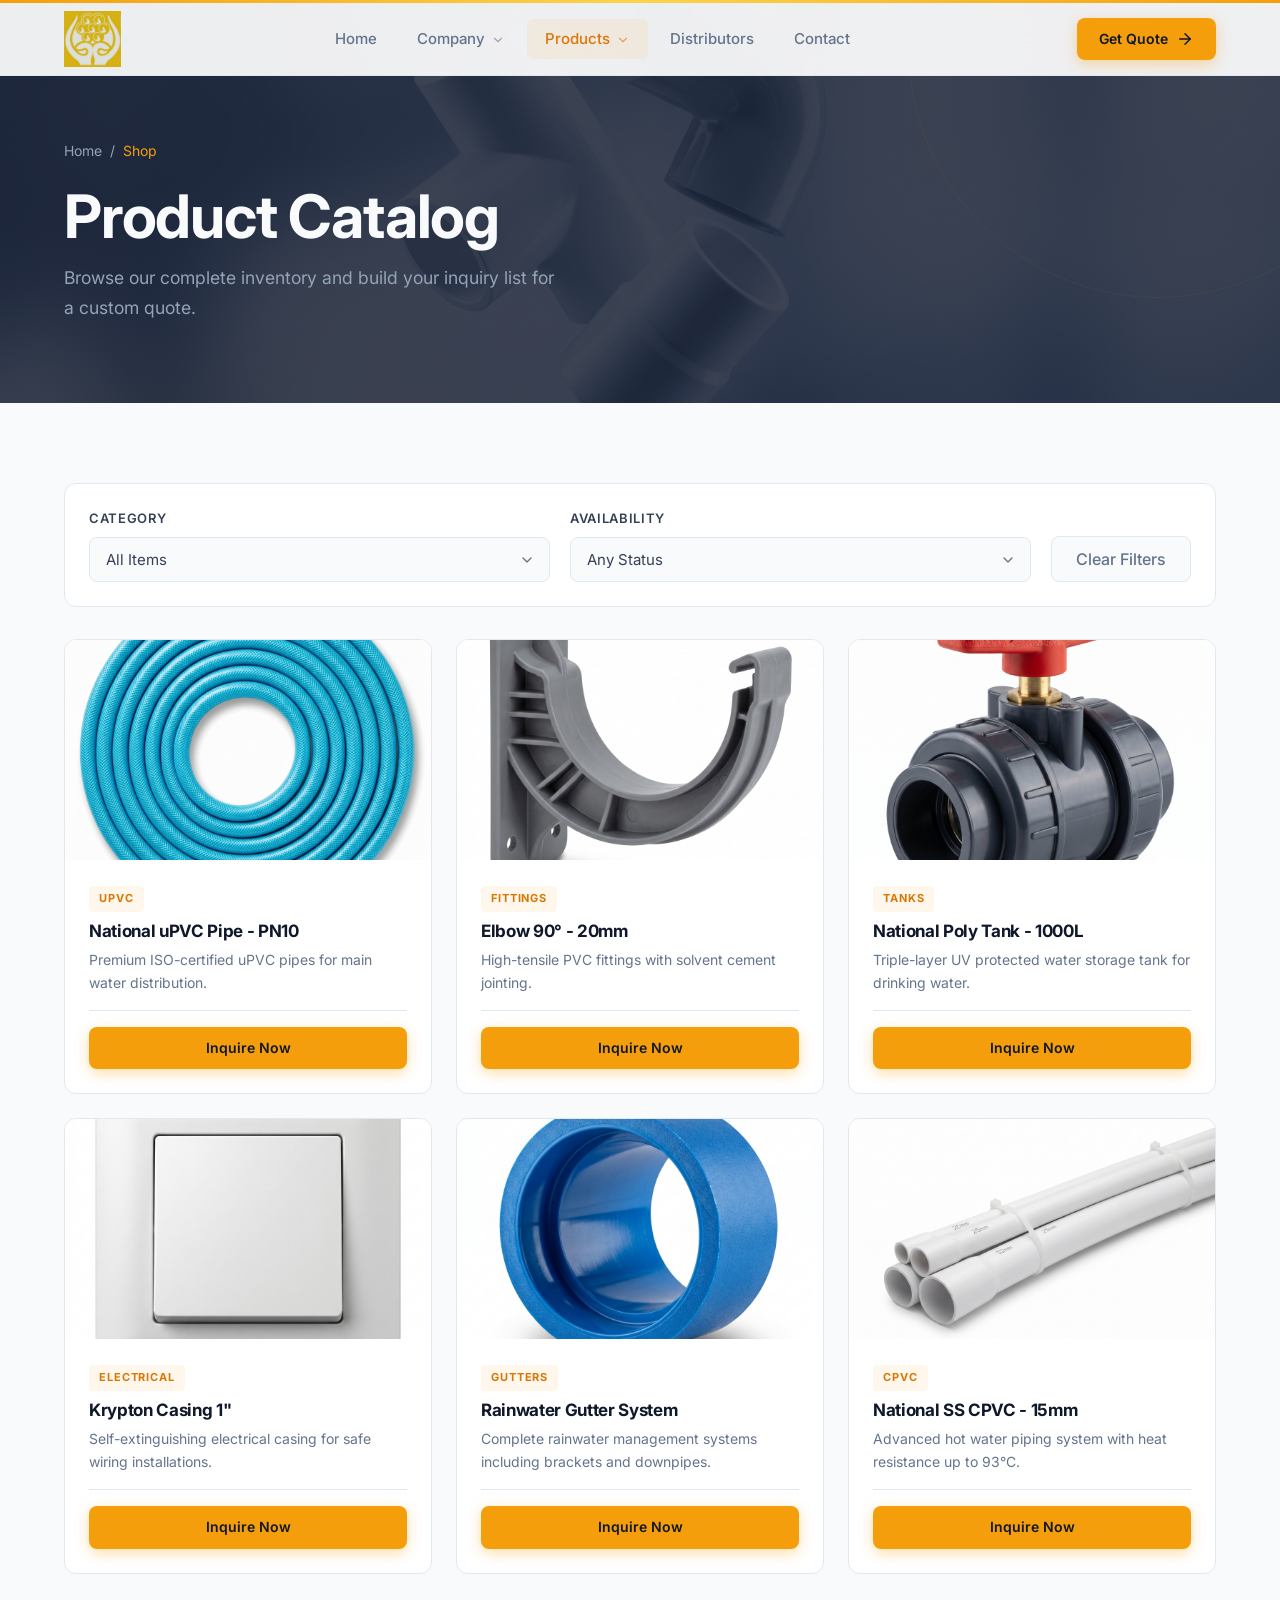
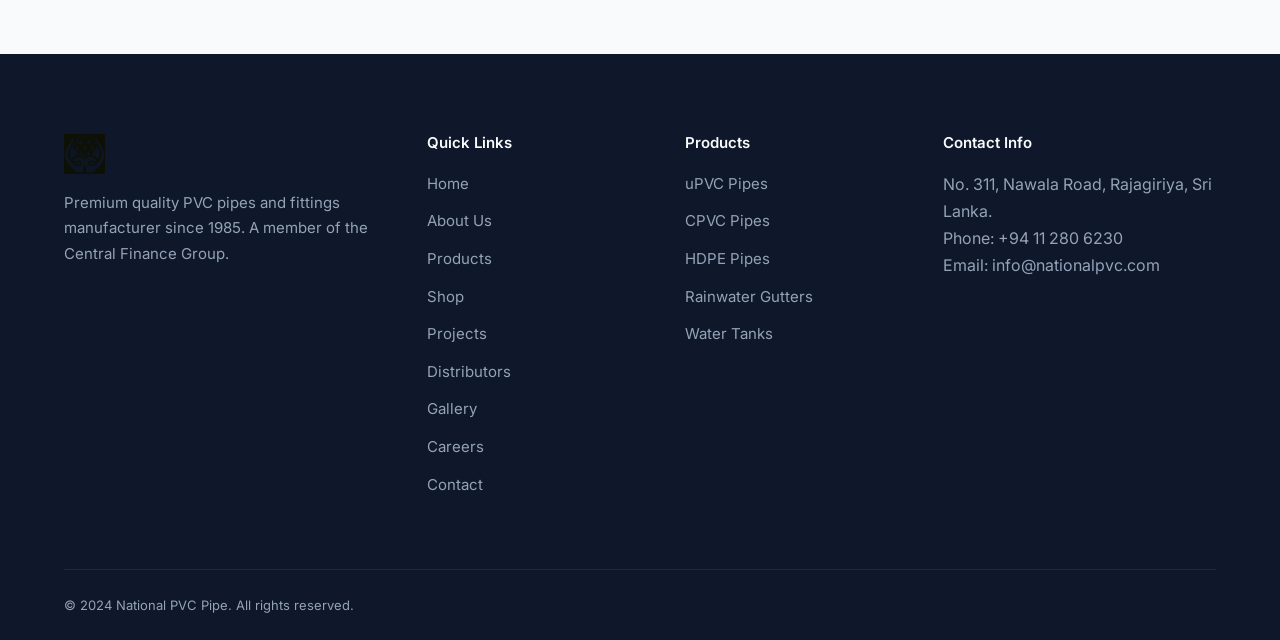
<file: shop.html>
<!DOCTYPE html>
<html lang="en">
<head>
    <meta charset="UTF-8">
    <meta name="viewport" content="width=device-width, initial-scale=1.0">
    <title>Shop — National PVC Pipe</title>
    <link href="https://fonts.googleapis.com/css2?family=Inter:wght@300;400;500;600;700;800&display=swap" rel="stylesheet">
    <link rel="stylesheet" href="css/style.css">
</head>
<body>

    <!-- ============================================
         HEADER
         ============================================ -->
    <header class="site-header" id="siteHeader">
        <div class="header-accent"></div>
        <div class="container">
            <nav class="navbar">
                <a class="logo" href="index.html"><img src="assets/logo.jpg" alt="National PVC"></a>

                <div class="nav-links" id="navLinks">
                    <a class="nav-link" href="index.html">Home</a>
                    
                    <div class="nav-item">
                        <a class="nav-link has-dropdown" href="about.html">
                            Company
                            <svg xmlns="http://www.w3.org/2000/svg" viewBox="0 0 24 24" fill="none" stroke="currentColor" stroke-width="2" stroke-linecap="round" stroke-linejoin="round"><polyline points="6 9 12 15 18 9"></polyline></svg>
                        </a>
                        <div class="dropdown-menu">
                            <a class="dropdown-link" href="about.html">About Us</a>
                            <a class="dropdown-link" href="careers.html">Careers</a>
                            <a class="dropdown-link" href="gallery.html">Gallery</a>
                        </div>
                    </div>

                    <div class="nav-item">
                        <a class="nav-link has-dropdown" href="products.html">
                            Products
                            <svg xmlns="http://www.w3.org/2000/svg" viewBox="0 0 24 24" fill="none" stroke="currentColor" stroke-width="2" stroke-linecap="round" stroke-linejoin="round"><polyline points="6 9 12 15 18 9"></polyline></svg>
                        </a>
                        <div class="dropdown-menu">
                            <a class="dropdown-link" href="products.html">Product Range</a>
                            <a class="dropdown-link" href="shop.html">Shop / Catalog</a>
                            <a class="dropdown-link" href="projects.html">Projects Portfolio</a>
                        </div>
                    </div>

                    <a class="nav-link" href="distributors.html">Distributors</a>
                    <a class="nav-link" href="contact.html">Contact</a>
                </div>

                <a class="btn btn-primary btn-sm nav-cta" href="contact.html">
                    Get Quote
                    <svg xmlns="http://www.w3.org/2000/svg" width="18" height="18" viewBox="0 0 24 24" fill="none" stroke="currentColor" stroke-width="2" stroke-linecap="round" stroke-linejoin="round"><line x1="5" y1="12" x2="19" y2="12"></line><polyline points="12 5 19 12 12 19"></polyline></svg>
                </a>

                <div class="hamburger" id="hamburger">
                    <span></span>
                    <span></span>
                    <span></span>
                </div>
            </nav>
        </div>

        <div class="mobile-menu" id="mobileMenu">
            <a class="nav-link" href="index.html">Home</a>
            <a class="nav-link" href="about.html">About</a>
            <a class="nav-link" href="products.html">Products</a>
            <a class="nav-link" href="shop.html">Shop</a>
            <a class="nav-link" href="projects.html">Projects</a>
            <a class="nav-link" href="distributors.html">Distributors</a>
            <a class="nav-link" href="gallery.html">Gallery</a>
            <a class="nav-link" href="careers.html">Careers</a>
            <a class="nav-link" href="contact.html">Contact</a>
            <a class="btn btn-primary btn-sm" href="contact.html" style="margin-top:8px;">Get Quote</a>
        </div>
    </header>

    <!-- ============================================
         MAIN CONTENT
         ============================================ -->
    <main>
        <section class="page-header" style="background: linear-gradient(rgba(15,23,42,0.8), rgba(15,23,42,0.8)), url('assets/background/products-header.png') center/cover no-repeat;">
            <div class="container">
                <div class="breadcrumb">
                    <a href="index.html">Home</a>
                    <span>/</span>
                    <span class="current">Shop</span>
                </div>
                <h1>Product Catalog</h1>
                <p>Browse our complete inventory and build your inquiry list for a custom quote.</p>
            </div>
        </section>

        <section class="section">
            <div class="container">
                <!-- Filter Bar (Reused) -->
                <div class="filter-bar">
                    <div class="filter-group">
                        <label>Category</label>
                        <select id="filterCategory">
                            <option value="all">All Items</option>
                            <option value="upvc">uPVC Pipes</option>
                            <option value="cpvc">CPVC Pipes</option>
                            <option value="fittings">Fittings</option>
                            <option value="electrical">Electrical</option>
                            <option value="tanks">Water Tanks</option>
                        </select>
                    </div>
                    <div class="filter-group">
                        <label>Availability</label>
                        <select id="filterPressure">
                            <option value="all">Any Status</option>
                            <option value="low">In Stock</option>
                            <option value="medium">On Order</option>
                        </select>
                    </div>
                    <button class="filter-reset" onclick="resetFilters()">Clear Filters</button>
                </div>

                <div class="product-grid" id="productGrid">
                    <!-- Shop Item 1 -->
                    <div class="product-card" data-category="upvc">
                        <div class="product-image"><img src="assets/shop/shop-1.png" alt="uPVC Solution"></div>
                        <div class="product-info">
                            <span class="product-category-tag">uPVC</span>
                            <h4>National uPVC Pipe - PN10</h4>
                            <p>Premium ISO-certified uPVC pipes for main water distribution.</p>
                            <div class="product-meta" style="margin-top: 15px;">
                                <a href="contact.html" class="btn btn-primary btn-sm" style="width: 100%; justify-content: center;">Inquire Now</a>
                            </div>
                        </div>
                    </div>

                    <!-- Shop Item 2 -->
                    <div class="product-card" data-category="fittings">
                        <div class="product-image"><img src="assets/shop/shop-2.png" alt="PVC Fittings"></div>
                        <div class="product-info">
                            <span class="product-category-tag">Fittings</span>
                            <h4>Elbow 90° - 20mm</h4>
                            <p>High-tensile PVC fittings with solvent cement jointing.</p>
                            <div class="product-meta" style="margin-top: 15px;">
                                <a href="contact.html" class="btn btn-primary btn-sm" style="width: 100%; justify-content: center;">Inquire Now</a>
                            </div>
                        </div>
                    </div>

                    <!-- Shop Item 3 -->
                    <div class="product-card" data-category="tanks">
                        <div class="product-image"><img src="assets/shop/shop-3.png" alt="Water Tank"></div>
                        <div class="product-info">
                            <span class="product-category-tag">Tanks</span>
                            <h4>National Poly Tank - 1000L</h4>
                            <p>Triple-layer UV protected water storage tank for drinking water.</p>
                            <div class="product-meta" style="margin-top: 15px;">
                                <a href="contact.html" class="btn btn-primary btn-sm" style="width: 100%; justify-content: center;">Inquire Now</a>
                            </div>
                        </div>
                    </div>

                    <!-- Shop Item 4 -->
                    <div class="product-card" data-category="electrical">
                        <div class="product-image"><img src="assets/shop/shop-4.png" alt="Electrical Casing"></div>
                        <div class="product-info">
                            <span class="product-category-tag">Electrical</span>
                            <h4>Krypton Casing 1"</h4>
                            <p>Self-extinguishing electrical casing for safe wiring installations.</p>
                            <div class="product-meta" style="margin-top: 15px;">
                                <a href="contact.html" class="btn btn-primary btn-sm" style="width: 100%; justify-content: center;">Inquire Now</a>
                            </div>
                        </div>
                    </div>

                    <!-- Shop Item 5 -->
                    <div class="product-card" data-category="upvc">
                        <div class="product-image"><img src="assets/shop/shop-5.png" alt="uPVC Gutter"></div>
                        <div class="product-info">
                            <span class="product-category-tag">Gutters</span>
                            <h4>Rainwater Gutter System</h4>
                            <p>Complete rainwater management systems including brackets and downpipes.</p>
                            <div class="product-meta" style="margin-top: 15px;">
                                <a href="contact.html" class="btn btn-primary btn-sm" style="width: 100%; justify-content: center;">Inquire Now</a>
                            </div>
                        </div>
                    </div>

                    <!-- Shop Item 6 -->
                    <div class="product-card" data-category="cpvc">
                        <div class="product-image"><img src="assets/shop/shop-6.png" alt="CPVC Pipe"></div>
                        <div class="product-info">
                            <span class="product-category-tag">CPVC</span>
                            <h4>National SS CPVC - 15mm</h4>
                            <p>Advanced hot water piping system with heat resistance up to 93°C.</p>
                            <div class="product-meta" style="margin-top: 15px;">
                                <a href="contact.html" class="btn btn-primary btn-sm" style="width: 100%; justify-content: center;">Inquire Now</a>
                            </div>
                        </div>
                    </div>
                </div>
            </div>
        </section>
    </main>

    <!-- ============================================
         FOOTER
         ============================================ -->
    <footer class="site-footer">
        <div class="container">
            <div class="footer-grid">
                <div class="footer-about">
                    <div class="logo"><img src="assets/logo.jpg" alt="National PVC" style="height: 40px;"></div>
                    <p>Premium quality PVC pipes and fittings manufacturer since 1985. A member of the Central Finance Group.</p>
                </div>
                <div class="footer-col">
                    <h4>Quick Links</h4>
                    <ul>
                        <li><a href="index.html">Home</a></li>
                        <li><a href="about.html">About Us</a></li>
                        <li><a href="products.html">Products</a></li>
                        <li><a href="shop.html">Shop</a></li>
                        <li><a href="projects.html">Projects</a></li>
                        <li><a href="distributors.html">Distributors</a></li>
                        <li><a href="gallery.html">Gallery</a></li>
                        <li><a href="careers.html">Careers</a></li>
                        <li><a href="contact.html">Contact</a></li>
                    </ul>
                </div>
                <div class="footer-col">
                    <h4>Products</h4>
                    <ul>
                        <li><a href="products.html">uPVC Pipes</a></li>
                        <li><a href="products.html">CPVC Pipes</a></li>
                        <li><a href="products.html">HDPE Pipes</a></li>
                        <li><a href="products.html">Rainwater Gutters</a></li>
                        <li><a href="products.html">Water Tanks</a></li>
                    </ul>
                </div>
                <div class="footer-col">
                    <h4>Contact Info</h4>
                    <p>No. 311, Nawala Road, Rajagiriya, Sri Lanka.</p>
                    <p>Phone: +94 11 280 6230</p>
                    <p>Email: info@nationalpvc.com</p>
                </div>
            </div>
            <div class="footer-bottom">
                <p>© 2024 National PVC Pipe. All rights reserved.</p>
            </div>
        </div>
    </footer>

    <script src="js/script.js"></script>
</body>
</html>
</file>
<file: css/style.css>
/* ============================================
           CSS VARIABLES & RESET
           ============================================ */
        :root {
            --primary: #0F172A;
            --primary-light: #1E293B;
            --primary-lighter: #334155;
            --secondary: #F59E0B;
            --secondary-dark: #D97706;
            --secondary-light: #FCD34D;
            --bg: #F8FAFC;
            --surface: #FFFFFF;
            --text: #334155;
            --text-light: #64748B;
            --text-lighter: #94A3B8;
            --text-inverse: #F8FAFC;
            --border: #E2E8F0;
            --border-dark: #CBD5E1;
            --shadow-sm: 0 1px 2px rgba(15,23,42,0.05);
            --shadow: 0 1px 3px rgba(15,23,42,0.1), 0 1px 2px rgba(15,23,42,0.06);
            --shadow-md: 0 4px 6px -1px rgba(15,23,42,0.1), 0 2px 4px -1px rgba(15,23,42,0.06);
            --shadow-lg: 0 10px 15px -3px rgba(15,23,42,0.1), 0 4px 6px -2px rgba(15,23,42,0.05);
            --shadow-xl: 0 20px 25px -5px rgba(15,23,42,0.1), 0 10px 10px -5px rgba(15,23,42,0.04);
            --radius-sm: 6px;
            --radius: 8px;
            --radius-md: 12px;
            --radius-lg: 16px;
            --radius-xl: 24px;
            --transition: 0.3s ease;
            --transition-slow: 0.5s ease;
        }

        *, *::before, *::after {
            margin: 0;
            padding: 0;
            box-sizing: border-box;
        }

        html {
            scroll-behavior: smooth;
            -webkit-font-smoothing: antialiased;
            -moz-osx-font-smoothing: grayscale;
        }

        body {
            font-family: 'Inter', -apple-system, BlinkMacSystemFont, sans-serif;
            color: var(--text);
            background-color: var(--bg);
            line-height: 1.6;
            overflow-x: hidden;
        }

        img {
            max-width: 100%;
            height: auto;
            display: block;
        }

        a {
            text-decoration: none;
            color: inherit;
            transition: var(--transition);
        }

        ul, ol { list-style: none; }

        button, input, select, textarea {
            font-family: inherit;
            font-size: inherit;
            outline: none;
            border: none;
            background: none;
        }

        button { cursor: pointer; }

        /* ============================================
           TYPOGRAPHY
           ============================================ */
        h1, h2, h3, h4, h5, h6 {
            color: var(--primary);
            font-weight: 700;
            line-height: 1.15;
            letter-spacing: -0.02em;
        }

        h1 { font-size: clamp(2.25rem, 5vw, 3.75rem); }
        h2 { font-size: clamp(1.75rem, 4vw, 2.75rem); }
        h3 { font-size: clamp(1.25rem, 2.5vw, 1.5rem); }
        h4 { font-size: 1.125rem; }

        p { line-height: 1.7; }

        .section-label {
            display: inline-block;
            font-size: 0.75rem;
            font-weight: 700;
            text-transform: uppercase;
            letter-spacing: 0.15em;
            color: var(--secondary);
            margin-bottom: 0.75rem;
        }

        .section-title {
            margin-bottom: 1rem;
        }

        .section-desc {
            color: var(--text-light);
            max-width: 600px;
            font-size: 1.05rem;
        }

        .section-desc.centered { margin: 0 auto; }

        /* ============================================
           UTILITY / LAYOUT
           ============================================ */
        .container {
            width: 100%;
            max-width: 1200px;
            margin: 0 auto;
            padding: 0 24px;
        }

        .section {
            padding: 80px 0;
        }

        .section-header {
            text-align: center;
            margin-bottom: 56px;
        }

        .flex { display: flex; }
        .flex-col { flex-direction: column; }
        .items-center { align-items: center; }
        .justify-center { justify-content: center; }
        .justify-between { justify-content: space-between; }
        .gap-8 { gap: 8px; }
        .gap-16 { gap: 16px; }
        .gap-24 { gap: 24px; }
        .gap-32 { gap: 32px; }
        .gap-48 { gap: 48px; }

        .text-center { text-align: center; }
        .text-secondary { color: var(--secondary); }

        /* ============================================
           BUTTONS
           ============================================ */
        .btn {
            display: inline-flex;
            align-items: center;
            justify-content: center;
            gap: 8px;
            padding: 14px 32px;
            font-weight: 600;
            font-size: 0.9375rem;
            border-radius: var(--radius);
            transition: all var(--transition);
            cursor: pointer;
            white-space: nowrap;
        }

        .btn-primary {
            background-color: var(--secondary);
            color: var(--primary);
            box-shadow: 0 4px 14px rgba(245,158,11,0.35);
        }

        .btn-primary:hover {
            background-color: var(--secondary-dark);
            box-shadow: 0 6px 20px rgba(245,158,11,0.45);
            transform: translateY(-2px);
        }

        .btn-outline {
            border: 2px solid var(--text-inverse);
            color: var(--text-inverse);
            background: transparent;
        }

        .btn-outline:hover {
            background-color: var(--text-inverse);
            color: var(--primary);
            transform: translateY(-2px);
        }

        .btn-outline-dark {
            border: 2px solid var(--border);
            color: var(--text);
            background: transparent;
        }

        .btn-outline-dark:hover {
            border-color: var(--secondary);
            color: var(--secondary);
            transform: translateY(-2px);
        }

        .btn-sm {
            padding: 10px 22px;
            font-size: 0.875rem;
        }

        .btn svg {
            width: 18px;
            height: 18px;
            transition: transform var(--transition);
        }

        .btn:hover svg {
            transform: translateX(3px);
        }

        /* ============================================
           HEADER / NAVBAR
           ============================================ */
        .site-header {
            position: fixed;
            top: 0;
            left: 0;
            width: 100%;
            z-index: 1000;
            background: rgba(255,255,255,0.92);
            backdrop-filter: blur(16px);
            -webkit-backdrop-filter: blur(16px);
            border-bottom: 1px solid var(--border);
            transition: var(--transition);
        }

        .site-header.scrolled {
            box-shadow: var(--shadow-md);
        }

        .header-accent {
            height: 3px;
            background: linear-gradient(90deg, var(--secondary), var(--secondary-light), var(--secondary));
        }

        .navbar {
            display: flex;
            align-items: center;
            justify-content: space-between;
            height: 72px;
        }

        .logo {
            display: flex;
            align-items: center;
            gap: 12px;
            font-weight: 800;
            font-size: 1.35rem;
            color: var(--primary);
            letter-spacing: -0.03em;
            cursor: pointer;
        }

        .logo img {
            height: 56px;
            width: auto;
            object-fit: contain;
            mix-blend-mode: multiply;
            transition: var(--transition);
        }

        .logo:hover img {
            transform: scale(1.05);
        }

        .logo-icon {
            width: 40px;
            height: 40px;
            background: var(--secondary);
            border-radius: var(--radius-sm);
            display: flex;
            align-items: center;
            justify-content: center;
            color: var(--primary);
            font-weight: 900;
            font-size: 1.1rem;
        }

        .nav-links {
            display: flex;
            align-items: center;
            gap: 4px;
        }

        .nav-link {
            padding: 8px 18px;
            font-weight: 500;
            font-size: 0.9375rem;
            color: var(--text-light);
            border-radius: var(--radius-sm);
            transition: var(--transition);
            cursor: pointer;
            position: relative;
        }

        .nav-link:hover {
            color: var(--primary);
            background: var(--bg);
        }

        .nav-link.active {
            color: var(--secondary-dark);
            background: rgba(245,158,11,0.08);
        }

        .nav-cta {
            margin-left: 12px;
        }

        /* Hamburger */
        .hamburger {
            display: none;
            flex-direction: column;
            justify-content: center;
            gap: 5px;
            width: 36px;
            height: 36px;
            cursor: pointer;
            padding: 6px;
            border-radius: var(--radius-sm);
            transition: var(--transition);
        }

        .hamburger:hover {
            background: var(--bg);
        }

        .hamburger span {
            display: block;
            width: 100%;
            height: 2.5px;
            background: var(--primary);
            border-radius: 2px;
            transition: all 0.35s ease;
            transform-origin: center;
        }

        .hamburger.active span:nth-child(1) {
            transform: rotate(45deg) translate(5px, 5px);
        }
        .hamburger.active span:nth-child(2) {
            opacity: 0;
            transform: scaleX(0);
        }
        .hamburger.active span:nth-child(3) {
            transform: rotate(-45deg) translate(5.5px, -5.5px);
        }

        /* Mobile Menu */
        .mobile-menu {
            display: flex;
            flex-direction: column;
            position: fixed;
            top: 72px; /* Match header height */
            left: 0;
            right: 0;
            bottom: 0;
            height: calc(100vh - 72px);
            background: rgba(255, 255, 255, 0.98);
            backdrop-filter: blur(20px);
            -webkit-backdrop-filter: blur(20px);
            padding: 24px;
            z-index: 999;
            transform: translateX(100%);
            opacity: 0;
            transition: all 0.4s cubic-bezier(0.4, 0, 0.2, 1);
            overflow-y: auto;
            pointer-events: none;
        }

        .mobile-menu.open {
            transform: translateX(0);
            opacity: 1;
            pointer-events: auto;
        }

        .mobile-menu .nav-link {
            display: block;
            padding: 14px 16px;
            font-size: 1rem;
            border-radius: var(--radius);
        }

        .mobile-menu .nav-link:hover,
        .mobile-menu .nav-link.active {
            background: rgba(245,158,11,0.08);
        }

        .mobile-menu .btn {
            width: 100%;
            margin-top: 8px;
        }

        /* ============================================
           PAGE SYSTEM
           ============================================ */
        [data-page] {
            display: none;
            animation: pageIn 0.5s ease forwards;
        }

        [data-page].active-page {
            display: block;
        }

        @keyframes pageIn {
            from { opacity: 0; transform: translateY(16px); }
            to   { opacity: 1; transform: translateY(0); }
        }

        /* ============================================
           HERO SECTION
           ============================================ */
        .hero {
            position: relative;
            min-height: 100vh;
            display: flex;
            align-items: center;
            overflow: hidden;
            background: var(--primary);
        }

        .hero-bg {
            position: absolute;
            inset: 0;
            background: url('../assets/background/hero-bg.png') center/cover no-repeat;
        }

        .hero-overlay {
            position: absolute;
            inset: 0;
            background: linear-gradient(135deg, rgba(15,23,42,0.92) 0%, rgba(15,23,42,0.78) 50%, rgba(15,23,42,0.65) 100%);
        }

        .hero-content {
            position: relative;
            z-index: 2;
            max-width: 720px;
            padding: 120px 0 80px;
        }

        .hero-badge {
            display: inline-flex;
            align-items: center;
            gap: 8px;
            background: rgba(245,158,11,0.12);
            border: 1px solid rgba(245,158,11,0.25);
            color: var(--secondary-light);
            padding: 8px 18px;
            border-radius: 100px;
            font-size: 0.8125rem;
            font-weight: 600;
            margin-bottom: 28px;
            letter-spacing: 0.04em;
        }

        .hero-badge-dot {
            width: 8px;
            height: 8px;
            background: var(--secondary);
            border-radius: 50%;
            animation: pulse-dot 2s ease-in-out infinite;
        }

        @keyframes pulse-dot {
            0%, 100% { opacity: 1; transform: scale(1); }
            50% { opacity: 0.5; transform: scale(1.4); }
        }

        .hero h1 {
            color: var(--text-inverse);
            margin-bottom: 20px;
            font-weight: 800;
        }

        .hero h1 .highlight {
            color: var(--secondary);
        }

        .hero-desc {
            color: var(--text-lighter);
            font-size: 1.125rem;
            line-height: 1.8;
            margin-bottom: 36px;
            max-width: 560px;
        }

        .hero-buttons {
            display: flex;
            gap: 16px;
            flex-wrap: wrap;
        }

        .hero-stats {
            display: flex;
            gap: 48px;
            margin-top: 64px;
            padding-top: 32px;
            border-top: 1px solid rgba(248,250,252,0.1);
        }

        .hero-stat-value {
            font-size: 1.75rem;
            font-weight: 700;
            color: var(--secondary);
        }

        .hero-stat-label {
            font-size: 0.8125rem;
            color: var(--text-lighter);
            margin-top: 2px;
        }

        /* Decorative shapes */
        .hero-decor {
            position: absolute;
            right: -5%;
            top: 50%;
            transform: translateY(-50%);
            width: 500px;
            height: 500px;
            border: 1px solid rgba(245,158,11,0.08);
            border-radius: 50%;
            z-index: 1;
        }

        .hero-decor::before {
            content: '';
            position: absolute;
            inset: 40px;
            border: 1px solid rgba(245,158,11,0.06);
            border-radius: 50%;
        }

        .hero-decor::after {
            content: '';
            position: absolute;
            inset: 80px;
            border: 1px solid rgba(245,158,11,0.04);
            border-radius: 50%;
        }

        /* ============================================
           FEATURES GRID
           ============================================ */
        .features-grid {
            display: grid;
            grid-template-columns: repeat(4, 1fr);
            gap: 24px;
        }

        .feature-card {
            background: var(--surface);
            border: 1px solid var(--border);
            border-radius: var(--radius-md);
            padding: 36px 28px;
            transition: all var(--transition);
            position: relative;
            overflow: hidden;
        }

        .feature-card::before {
            content: '';
            position: absolute;
            top: 0;
            left: 0;
            right: 0;
            height: 3px;
            background: var(--secondary);
            transform: scaleX(0);
            transform-origin: left;
            transition: transform var(--transition);
        }

        .feature-card:hover {
            transform: translateY(-8px);
            box-shadow: var(--shadow-lg);
            border-color: transparent;
        }

        .feature-card:hover::before {
            transform: scaleX(1);
        }

        .feature-icon {
            width: 56px;
            height: 56px;
            background: rgba(245,158,11,0.08);
            border-radius: var(--radius);
            display: flex;
            align-items: center;
            justify-content: center;
            margin-bottom: 20px;
            color: var(--secondary);
            transition: var(--transition);
        }

        .feature-card:hover .feature-icon {
            background: var(--secondary);
            color: var(--primary);
        }

        .feature-icon svg {
            width: 26px;
            height: 26px;
        }

        .feature-card h4 {
            margin-bottom: 10px;
        }

        .feature-card p {
            color: var(--text-light);
            font-size: 0.9375rem;
            line-height: 1.65;
        }

        /* ============================================
           POPULAR CATEGORIES
           ============================================ */
        .categories-grid {
            display: grid;
            grid-template-columns: repeat(3, 1fr);
            gap: 24px;
        }

        .category-card {
            position: relative;
            border-radius: var(--radius-md);
            overflow: hidden;
            cursor: pointer;
            aspect-ratio: 4/3;
        }

        .category-card img {
            width: 100%;
            height: 100%;
            object-fit: cover;
            transition: transform 0.6s ease;
        }

        .category-card:hover img {
            transform: scale(1.1);
        }

        .category-overlay {
            position: absolute;
            inset: 0;
            background: linear-gradient(to top, rgba(15,23,42,0.85) 0%, rgba(15,23,42,0.2) 60%, transparent 100%);
            display: flex;
            flex-direction: column;
            justify-content: flex-end;
            padding: 28px;
            transition: var(--transition);
        }

        .category-card:hover .category-overlay {
            background: linear-gradient(to top, rgba(15,23,42,0.92) 0%, rgba(15,23,42,0.4) 60%, rgba(15,23,42,0.1) 100%);
        }

        .category-overlay h3 {
            color: var(--text-inverse);
            font-size: 1.25rem;
            margin-bottom: 4px;
        }

        .category-overlay p {
            color: var(--text-lighter);
            font-size: 0.875rem;
        }

        .category-arrow {
            position: absolute;
            top: 20px;
            right: 20px;
            width: 40px;
            height: 40px;
            background: rgba(245,158,11,0.9);
            border-radius: 50%;
            display: flex;
            align-items: center;
            justify-content: center;
            color: var(--primary);
            opacity: 0;
            transform: translateY(8px);
            transition: all var(--transition);
        }

        .category-card:hover .category-arrow {
            opacity: 1;
            transform: translateY(0);
        }

        /* ============================================
           STATS COUNTER
           ============================================ */
        .stats-section {
            background: var(--primary);
            position: relative;
            overflow: hidden;
        }

        .stats-section::before {
            content: '';
            position: absolute;
            top: -100px;
            right: -100px;
            width: 400px;
            height: 400px;
            border: 1px solid rgba(245,158,11,0.06);
            border-radius: 50%;
        }

        .stats-grid {
            display: grid;
            grid-template-columns: repeat(3, 1fr);
            gap: 48px;
            text-align: center;
            position: relative;
            z-index: 1;
        }

        .stat-item {
            padding: 24px;
        }

        .stat-value {
            font-size: clamp(2.5rem, 5vw, 3.5rem);
            font-weight: 800;
            color: var(--secondary);
            line-height: 1;
            margin-bottom: 8px;
        }

        .stat-label {
            color: var(--text-lighter);
            font-size: 1rem;
            font-weight: 400;
        }

        .stat-divider {
            width: 40px;
            height: 3px;
            background: rgba(245,158,11,0.3);
            margin: 16px auto 0;
            border-radius: 2px;
        }

        /* ============================================
           PRODUCTS PAGE
           ============================================ */
        .page-header {
            background: var(--primary);
            padding: 140px 0 80px;
            position: relative;
            overflow: hidden;
        }

        .page-header::before {
            content: '';
            position: absolute;
            top: -50%;
            right: -10%;
            width: 500px;
            height: 500px;
            border: 1px solid rgba(245,158,11,0.06);
            border-radius: 50%;
        }

        .page-header h1 {
            color: var(--text-inverse);
            margin-bottom: 12px;
        }

        .page-header p {
            color: var(--text-lighter);
            font-size: 1.1rem;
            max-width: 500px;
        }

        .breadcrumb {
            display: flex;
            align-items: center;
            gap: 8px;
            margin-bottom: 20px;
            font-size: 0.875rem;
        }

        .breadcrumb a {
            color: var(--text-lighter);
        }

        .breadcrumb a:hover {
            color: var(--secondary);
        }

        .breadcrumb span {
            color: var(--text-lighter);
        }

        .breadcrumb .current {
            color: var(--secondary);
        }

        /* Filter Bar */
        .filter-bar {
            background: var(--surface);
            border: 1px solid var(--border);
            border-radius: var(--radius-md);
            padding: 24px;
            margin-bottom: 32px;
            display: flex;
            align-items: flex-end;
            gap: 20px;
            flex-wrap: wrap;
        }

        .filter-group {
            flex: 1;
            min-width: 180px;
        }

        .filter-group label {
            display: block;
            font-size: 0.8125rem;
            font-weight: 600;
            color: var(--text);
            margin-bottom: 8px;
            text-transform: uppercase;
            letter-spacing: 0.05em;
        }

        .filter-group select {
            width: 100%;
            padding: 12px 16px;
            border: 1px solid var(--border);
            border-radius: var(--radius);
            background: var(--bg);
            color: var(--text);
            font-size: 0.9375rem;
            cursor: pointer;
            transition: var(--transition);
            appearance: none;
            -webkit-appearance: none;
            background-image: url("data:image/svg+xml,%3Csvg xmlns='http://www.w3.org/2000/svg' width='16' height='16' viewBox='0 0 24 24' fill='none' stroke='%2364748B' stroke-width='2' stroke-linecap='round' stroke-linejoin='round'%3E%3Cpolyline points='6 9 12 15 18 9'%3E%3C/polyline%3E%3C/svg%3E");
            background-repeat: no-repeat;
            background-position: right 14px center;
            padding-right: 40px;
        }

        .filter-group select:focus {
            border-color: var(--secondary);
            box-shadow: 0 0 0 3px rgba(245,158,11,0.15);
        }

        .filter-reset {
            padding: 12px 24px;
            background: var(--bg);
            border: 1px solid var(--border);
            border-radius: var(--radius);
            color: var(--text-light);
            font-weight: 500;
            transition: var(--transition);
        }

        .filter-reset:hover {
            border-color: var(--secondary);
            color: var(--secondary);
        }

        /* Product Grid */
        .product-grid {
            display: grid;
            grid-template-columns: repeat(3, 1fr);
            gap: 24px;
        }

        .product-card {
            background: var(--surface);
            border: 1px solid var(--border);
            border-radius: var(--radius-md);
            overflow: hidden;
            transition: all var(--transition);
        }

        .product-card:hover {
            transform: translateY(-4px);
            box-shadow: var(--shadow-lg);
            border-color: transparent;
        }

        .product-card.hidden {
            display: none;
        }

        .product-image {
            height: 220px;
            overflow: hidden;
            background: var(--bg);
        }

        .product-image img {
            width: 100%;
            height: 100%;
            object-fit: cover;
            transition: transform 0.5s ease;
        }

        .product-card:hover .product-image img {
            transform: scale(1.06);
        }

        .product-info {
            padding: 24px;
        }

        .product-category-tag {
            display: inline-block;
            font-size: 0.6875rem;
            font-weight: 700;
            text-transform: uppercase;
            letter-spacing: 0.08em;
            color: var(--secondary-dark);
            background: rgba(245,158,11,0.08);
            padding: 4px 10px;
            border-radius: 4px;
            margin-bottom: 10px;
        }

        .product-info h4 {
            margin-bottom: 8px;
            font-size: 1.0625rem;
        }

        .product-info p {
            color: var(--text-light);
            font-size: 0.875rem;
            line-height: 1.6;
            margin-bottom: 16px;
        }

        .product-meta {
            display: flex;
            justify-content: space-between;
            align-items: center;
            padding-top: 16px;
            border-top: 1px solid var(--border);
        }

        .product-meta span {
            font-size: 0.8125rem;
            color: var(--text-light);
        }

        .product-meta strong {
            color: var(--primary);
            font-weight: 600;
        }

        .no-results {
            grid-column: 1 / -1;
            text-align: center;
            padding: 80px 24px;
            color: var(--text-light);
        }

        .no-results svg {
            width: 64px;
            height: 64px;
            color: var(--text-lighter);
            margin: 0 auto 16px;
        }

        /* ============================================
           ABOUT PAGE
           ============================================ */
        /* Timeline */
        .timeline {
            position: relative;
            max-width: 800px;
            margin: 0 auto;
            padding: 20px 0;
        }

        .timeline::before {
            content: '';
            position: absolute;
            left: 50%;
            top: 0;
            bottom: 0;
            width: 2px;
            background: var(--border);
            transform: translateX(-50%);
        }

        .timeline-item {
            position: relative;
            width: 50%;
            padding: 0 48px 60px;
        }

        .timeline-item:nth-child(odd) {
            left: 0;
            text-align: right;
        }

        .timeline-item:nth-child(even) {
            left: 50%;
            text-align: left;
        }

        .timeline-item::before {
            content: '';
            position: absolute;
            top: 6px;
            width: 16px;
            height: 16px;
            background: var(--secondary);
            border: 3px solid var(--surface);
            border-radius: 50%;
            box-shadow: 0 0 0 3px rgba(245,158,11,0.2);
            z-index: 1;
        }

        .timeline-item:nth-child(odd)::before {
            right: -8px;
        }

        .timeline-item:nth-child(even)::before {
            left: -8px;
        }

        .timeline-year {
            font-size: 0.8125rem;
            font-weight: 700;
            color: var(--secondary);
            text-transform: uppercase;
            letter-spacing: 0.1em;
            margin-bottom: 8px;
        }

        .timeline-item h3 {
            font-size: 1.125rem;
            margin-bottom: 8px;
        }

        .timeline-item p {
            color: var(--text-light);
            font-size: 0.9375rem;
            line-height: 1.65;
        }

        /* Manufacturing Process */
        .process-row {
            display: flex;
            align-items: center;
            gap: 64px;
            margin-bottom: 80px;
        }

        .process-row:last-child {
            margin-bottom: 0;
        }

        .process-row.reverse {
            flex-direction: row-reverse;
        }

        .process-image {
            flex: 1;
            border-radius: var(--radius-md);
            overflow: hidden;
            box-shadow: var(--shadow-lg);
        }

        .process-image img {
            width: 100%;
            height: 320px;
            object-fit: cover;
        }

        .process-text {
            flex: 1;
        }

        .process-step {
            display: inline-flex;
            align-items: center;
            justify-content: center;
            width: 40px;
            height: 40px;
            background: var(--secondary);
            color: var(--primary);
            border-radius: 50%;
            font-weight: 700;
            font-size: 0.9375rem;
            margin-bottom: 16px;
        }

        .process-text h3 {
            margin-bottom: 12px;
        }

        .process-text p {
            color: var(--text-light);
            line-height: 1.75;
        }

        /* Certifications */
        .cert-grid {
            display: grid;
            grid-template-columns: repeat(4, 1fr);
            gap: 24px;
        }

        .cert-card {
            background: var(--surface);
            border: 1px solid var(--border);
            border-radius: var(--radius-md);
            padding: 36px 24px;
            text-align: center;
            transition: all var(--transition);
        }

        .cert-card:hover {
            transform: translateY(-4px);
            box-shadow: var(--shadow-md);
            border-color: var(--secondary);
        }

        .cert-icon {
            width: 64px;
            height: 64px;
            background: var(--bg);
            border-radius: 50%;
            display: flex;
            align-items: center;
            justify-content: center;
            margin: 0 auto 16px;
            color: var(--secondary);
        }

        .cert-icon svg {
            width: 28px;
            height: 28px;
        }

        .cert-card h4 {
            font-size: 1rem;
            margin-bottom: 6px;
        }

        .cert-card p {
            font-size: 0.8125rem;
            color: var(--text-light);
        }

        /* ============================================
           CONTACT PAGE
           ============================================ */
        .contact-grid {
            display: grid;
            grid-template-columns: 1fr 1fr;
            gap: 48px;
            align-items: start;
        }

        .contact-info-card {
            background: var(--primary);
            border-radius: var(--radius-md);
            padding: 40px;
            color: var(--text-inverse);
        }

        .contact-info-card h3 {
            color: var(--text-inverse);
            margin-bottom: 8px;
        }

        .contact-info-card > p {
            color: var(--text-lighter);
            font-size: 0.9375rem;
            margin-bottom: 32px;
        }

        .contact-detail {
            display: flex;
            align-items: flex-start;
            gap: 16px;
            margin-bottom: 28px;
        }

        .contact-detail:last-of-type {
            margin-bottom: 36px;
        }

        .contact-detail-icon {
            width: 44px;
            height: 44px;
            background: rgba(245,158,11,0.12);
            border-radius: var(--radius-sm);
            display: flex;
            align-items: center;
            justify-content: center;
            color: var(--secondary);
            flex-shrink: 0;
        }

        .contact-detail-icon svg {
            width: 20px;
            height: 20px;
        }

        .contact-detail h4 {
            color: var(--text-inverse);
            font-size: 0.9375rem;
            margin-bottom: 4px;
        }

        .contact-detail p {
            color: var(--text-lighter);
            font-size: 0.875rem;
            line-height: 1.6;
        }

        .map-container {
            border-radius: var(--radius-md);
            overflow: hidden;
            height: 220px;
            background: var(--primary-light);
            position: relative;
        }

        .map-container iframe {
            width: 100%;
            height: 100%;
            border: 0;
            filter: grayscale(0.8) contrast(1.1);
        }

        .map-placeholder {
            width: 100%;
            height: 100%;
            display: flex;
            flex-direction: column;
            align-items: center;
            justify-content: center;
            gap: 8px;
            color: var(--text-lighter);
        }

        .map-placeholder svg {
            width: 40px;
            height: 40px;
            color: var(--secondary);
        }

        /* Contact Form */
        .contact-form-card {
            background: var(--surface);
            border: 1px solid var(--border);
            border-radius: var(--radius-md);
            padding: 40px;
        }

        .contact-form-card h3 {
            margin-bottom: 8px;
        }

        .contact-form-card > p {
            color: var(--text-light);
            font-size: 0.9375rem;
            margin-bottom: 32px;
        }

        .form-group {
            margin-bottom: 20px;
        }

        .form-group label {
            display: block;
            font-size: 0.875rem;
            font-weight: 600;
            color: var(--text);
            margin-bottom: 8px;
        }

        .form-group label .required {
            color: #EF4444;
        }

        .form-input,
        .form-textarea {
            width: 100%;
            padding: 13px 16px;
            border: 1px solid var(--border);
            border-radius: var(--radius);
            background: var(--bg);
            color: var(--text);
            font-size: 0.9375rem;
            transition: all var(--transition);
        }

        .form-input:focus,
        .form-textarea:focus {
            border-color: var(--secondary);
            box-shadow: 0 0 0 3px rgba(245,158,11,0.15);
            background: var(--surface);
        }

        .form-input::placeholder,
        .form-textarea::placeholder {
            color: var(--text-lighter);
        }

        .form-textarea {
            min-height: 130px;
            resize: vertical;
        }

        .form-row {
            display: grid;
            grid-template-columns: 1fr 1fr;
            gap: 16px;
        }

        .form-submit {
            width: 100%;
            margin-top: 8px;
        }

        /* Success message */
        .form-success {
            display: none;
            text-align: center;
            padding: 48px 24px;
        }

        .form-success.show {
            display: block;
            animation: pageIn 0.5s ease forwards;
        }

        .form-success svg {
            width: 64px;
            height: 64px;
            color: #22C55E;
            margin: 0 auto 20px;
        }

        .form-success h3 {
            color: #22C55E;
            margin-bottom: 8px;
        }

        .form-success p {
            color: var(--text-light);
        }

        /* ============================================
           FOOTER
           ============================================ */
        .site-footer {
            background: var(--primary);
            color: var(--text-lighter);
            padding: 80px 0 0;
        }

        .footer-grid {
            display: grid;
            grid-template-columns: 1.5fr 1fr 1fr 1.3fr;
            gap: 48px;
            padding-bottom: 60px;
            border-bottom: 1px solid rgba(248,250,252,0.08);
        }

        .footer-about .logo {
            color: var(--text-inverse);
            margin-bottom: 16px;
        }

        .footer-about .logo .logo-icon {
            background: var(--secondary);
        }

        .footer-about p {
            font-size: 0.9375rem;
            line-height: 1.7;
            color: var(--text-lighter);
            margin-bottom: 20px;
        }

        .footer-social {
            display: flex;
            gap: 12px;
        }

        .footer-social a {
            width: 38px;
            height: 38px;
            border: 1px solid rgba(248,250,252,0.12);
            border-radius: var(--radius-sm);
            display: flex;
            align-items: center;
            justify-content: center;
            color: var(--text-lighter);
            transition: var(--transition);
        }

        .footer-social a:hover {
            background: var(--secondary);
            border-color: var(--secondary);
            color: var(--primary);
        }

        .footer-social a svg {
            width: 16px;
            height: 16px;
        }

        .footer-col h4 {
            color: var(--text-inverse);
            font-size: 0.9375rem;
            font-weight: 600;
            margin-bottom: 20px;
            letter-spacing: 0;
        }

        .footer-col ul li {
            margin-bottom: 12px;
        }

        .footer-col ul li a {
            font-size: 0.9375rem;
            color: var(--text-lighter);
            transition: var(--transition);
        }

        .footer-col ul li a:hover {
            color: var(--secondary);
            padding-left: 4px;
        }

        .footer-contact-item {
            display: flex;
            align-items: flex-start;
            gap: 12px;
            margin-bottom: 16px;
        }

        .footer-contact-item svg {
            width: 18px;
            height: 18px;
            color: var(--secondary);
            flex-shrink: 0;
            margin-top: 2px;
        }

        .footer-contact-item p {
            font-size: 0.9375rem;
            line-height: 1.6;
        }

        .footer-bottom {
            padding: 24px 0;
            display: flex;
            align-items: center;
            justify-content: space-between;
            font-size: 0.8125rem;
        }

        .footer-bottom a {
            color: var(--text-lighter);
        }

        .footer-bottom a:hover {
            color: var(--secondary);
        }

        /* ============================================
           SCROLL ANIMATIONS
           ============================================ */
        .fade-in-up {
            opacity: 0;
            transform: translateY(30px);
            transition: opacity 0.7s ease, transform 0.7s ease;
        }

        .fade-in-up.visible {
            opacity: 1;
            transform: translateY(0);
        }

        .fade-in-up.delay-1 { transition-delay: 0.1s; }
        .fade-in-up.delay-2 { transition-delay: 0.2s; }
        .fade-in-up.delay-3 { transition-delay: 0.3s; }
        .fade-in-up.delay-4 { transition-delay: 0.4s; }

        /* ============================================
           RESPONSIVE
           ============================================ */
        @media (max-width: 1024px) {
            .features-grid {
                grid-template-columns: repeat(2, 1fr);
            }
            .cert-grid {
                grid-template-columns: repeat(2, 1fr);
            }
            .product-grid {
                grid-template-columns: repeat(2, 1fr);
            }
        }

        @media (max-width: 768px) {
            .nav-links, .nav-cta { display: none; }
            .hamburger { display: flex; }

            .hero-content { 
                padding: 120px 0 60px; 
                text-align: center;
                margin: 0 auto;
            }
            .hero-badge { margin-bottom: 20px; }
            .hero-desc { margin: 0 auto 32px; }
            .hero-buttons { 
                justify-content: center; 
                gap: 12px;
            }
            .hero-stats { 
                gap: 20px; 
                flex-wrap: wrap; 
                justify-content: center;
                margin-top: 48px;
            }
            .hero-decor { display: none; }

            .features-grid {
                grid-template-columns: 1fr;
            }

            .categories-grid {
                grid-template-columns: 1fr;
            }

            .stats-grid {
                grid-template-columns: 1fr;
                gap: 24px;
            }

            .product-grid {
                grid-template-columns: 1fr;
            }

            .filter-bar {
                flex-direction: column;
            }

            .filter-group {
                width: 100%;
            }

            .timeline::before {
                left: 20px;
            }

            .timeline-item {
                width: 100%;
                left: 0 !important;
                text-align: left !important;
                padding-left: 56px;
                padding-right: 0;
            }

            .timeline-item::before {
                left: 12px !important;
                right: auto !important;
            }

            .process-row,
            .process-row.reverse {
                flex-direction: column;
                gap: 32px;
            }

            .process-image img {
                height: 240px;
            }

            .cert-grid {
                grid-template-columns: repeat(2, 1fr);
            }

            .contact-grid {
                grid-template-columns: 1fr;
            }

            .form-row {
                grid-template-columns: 1fr;
            }

            .footer-grid {
                grid-template-columns: 1fr;
                gap: 36px;
            }

            .footer-bottom {
                flex-direction: column;
                gap: 8px;
                text-align: center;
            }

            .section {
                padding: 60px 0;
            }

            .page-header {
                padding: 120px 0 60px;
            }
        }

        @media (max-width: 480px) {
            .container {
                padding: 0 20px;
            }
            .hero-buttons {
                flex-direction: column;
                width: 100%;
            }
            .hero-buttons .btn {
                width: 100%;
            }
            .hero-stat-value { font-size: 1.5rem; }
            .section-header { margin-bottom: 40px; }
            .section { padding: 48px 0; }
            .stat-value { font-size: 2.25rem; }
            .cert-grid {
                grid-template-columns: 1fr;
            }
        }

        /* Dropdown System */
        .nav-item {
            position: relative;
        }

        .nav-link.has-dropdown {
            display: flex;
            align-items: center;
            gap: 6px;
        }

        .nav-link.has-dropdown svg {
            width: 14px;
            height: 14px;
            transition: transform 0.3s ease;
            opacity: 0.6;
            margin-top: 1px;
        }

        .nav-item:hover .nav-link.has-dropdown svg {
            transform: rotate(180deg);
        }

        .dropdown-menu {
            position: absolute;
            top: 100%;
            left: 50%;
            transform: translateX(-50%) translateY(10px);
            background: rgba(255, 255, 255, 0.98);
            backdrop-filter: blur(20px);
            -webkit-backdrop-filter: blur(20px);
            border: 1px solid var(--border);
            border-radius: var(--radius-md);
            min-width: 220px;
            padding: 10px;
            box-shadow: var(--shadow-xl);
            opacity: 0;
            visibility: hidden;
            transition: all 0.3s cubic-bezier(0.4, 0, 0.2, 1);
            z-index: 1001;
            margin-top: 5px;
        }

        .nav-item:hover .dropdown-menu {
            opacity: 1;
            visibility: visible;
            transform: translateX(-50%) translateY(0);
        }

        .dropdown-menu::before {
            content: '';
            position: absolute;
            top: -10px;
            left: 0;
            right: 0;
            height: 10px;
            background: transparent;
        }

        .dropdown-link {
            display: block;
            padding: 10px 16px;
            font-weight: 500;
            font-size: 0.875rem;
            color: var(--text-light);
            border-radius: var(--radius-sm);
            transition: all 0.2s ease;
            white-space: nowrap;
        }

        .dropdown-link:hover {
            color: var(--primary);
            background: rgba(15, 23, 42, 0.04);
            padding-left: 20px;
        }

        .dropdown-link.active {
            color: var(--secondary-dark);
            background: rgba(245, 158, 11, 0.08);
        }

        /* Project Reveal Animations */
        .reveal-card {
            opacity: 0;
            transform: translateY(30px) scale(0.95);
            filter: blur(10px);
            transition: all 0.8s cubic-bezier(0.2, 1, 0.3, 1);
        }

        .reveal-card.visible {
            opacity: 1;
            transform: translateY(0) scale(1);
            filter: blur(0);
        }

        /* Hover Zoom Effect for Projects */
        .product-card {
            overflow: hidden;
            transition: transform 0.4s ease, box-shadow 0.4s ease;
        }

        .product-card:hover {
            transform: translateY(-5px);
            box-shadow: var(--shadow-xl);
        }

        .product-image {
            overflow: hidden;
        }

        .product-image img {
            transition: transform 0.6s cubic-bezier(0.2, 1, 0.3, 1);
        }

        .product-card:hover .product-image img {
            transform: scale(1.1);
        }

        /* Staggered Delay Utilities */
        .delay-1 { transition-delay: 0.1s; }
        .delay-2 { transition-delay: 0.2s; }
        .delay-3 { transition-delay: 0.3s; }

        /* Premium Scrollbar */
        ::-webkit-scrollbar {
            width: 10px;
        }

        ::-webkit-scrollbar-track {
            background: rgba(15, 23, 42, 0.05);
        }

        ::-webkit-scrollbar-thumb {
            background: linear-gradient(to bottom, var(--secondary-light), var(--secondary));
            border-radius: 100px;
            border: 2px solid transparent;
            background-clip: content-box;
        }

        ::-webkit-scrollbar-thumb:hover {
            background: var(--primary);
            background-clip: content-box;
        }
</file>
